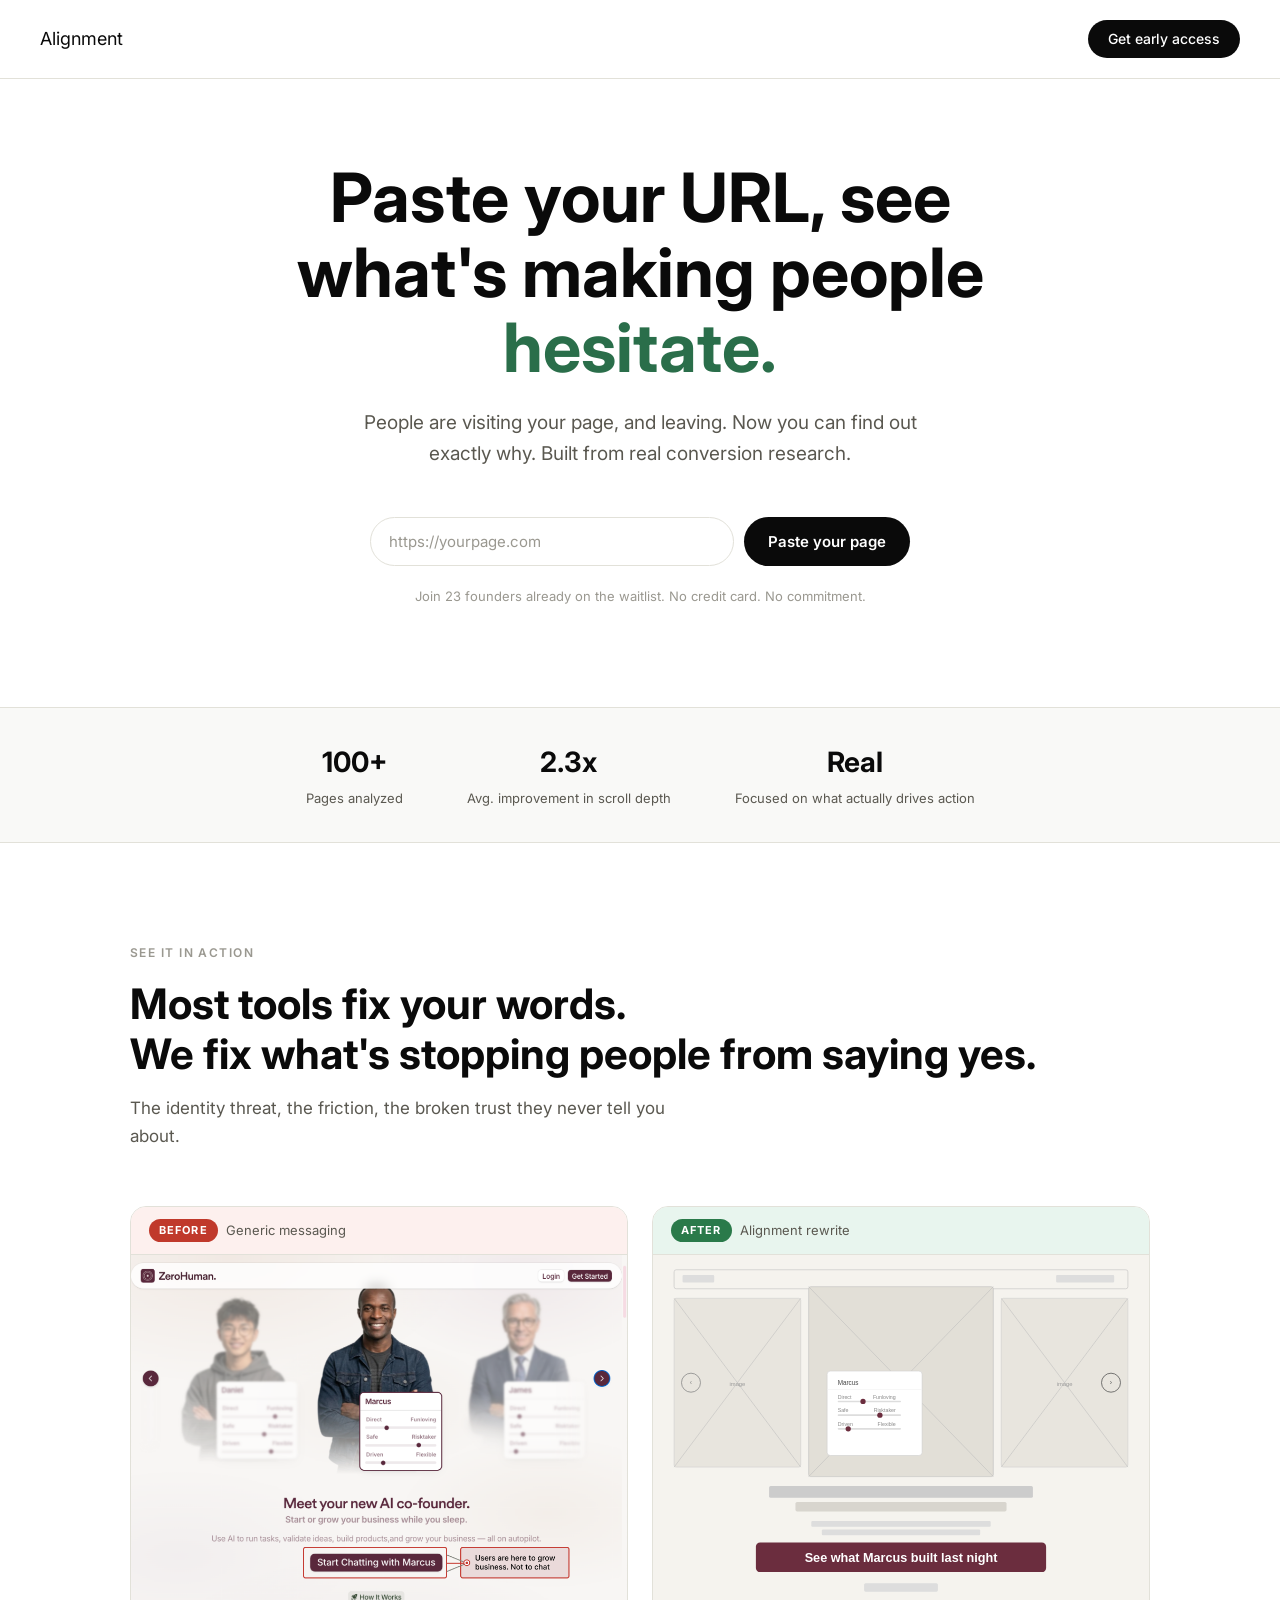
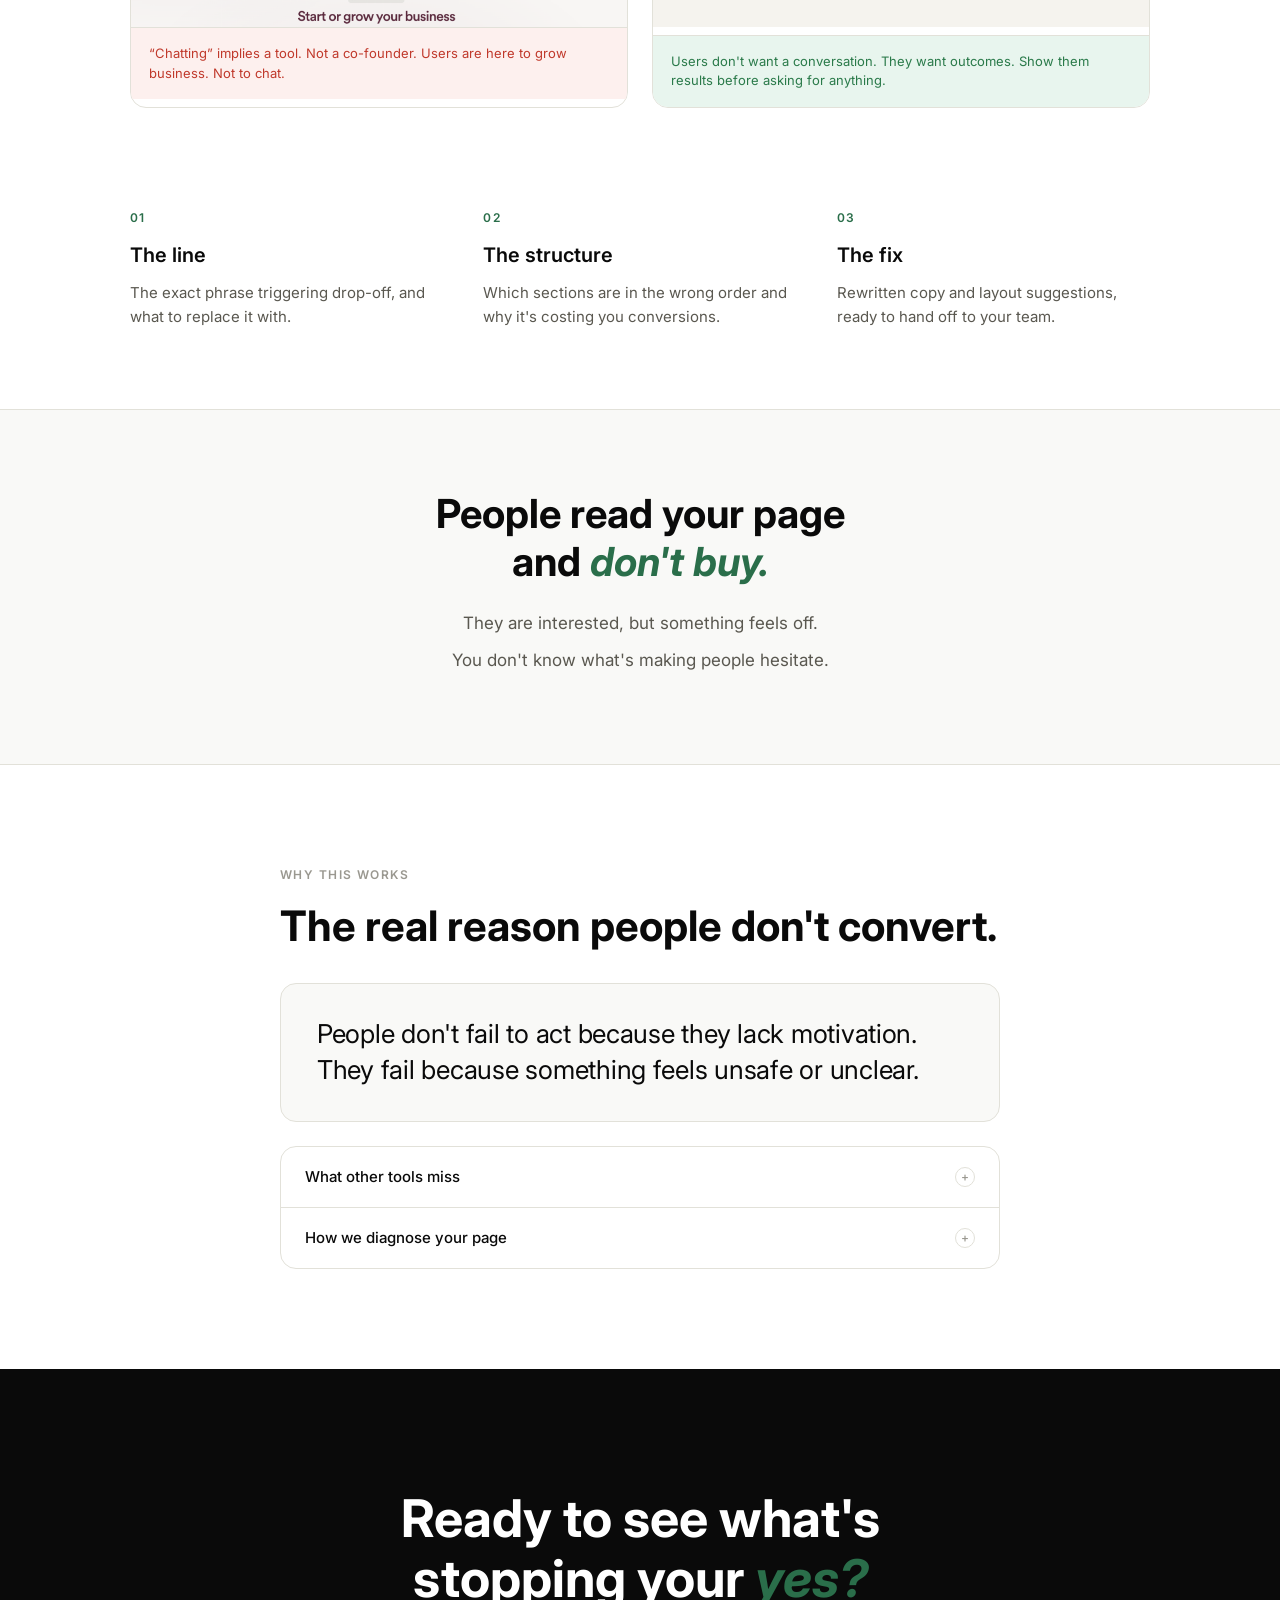
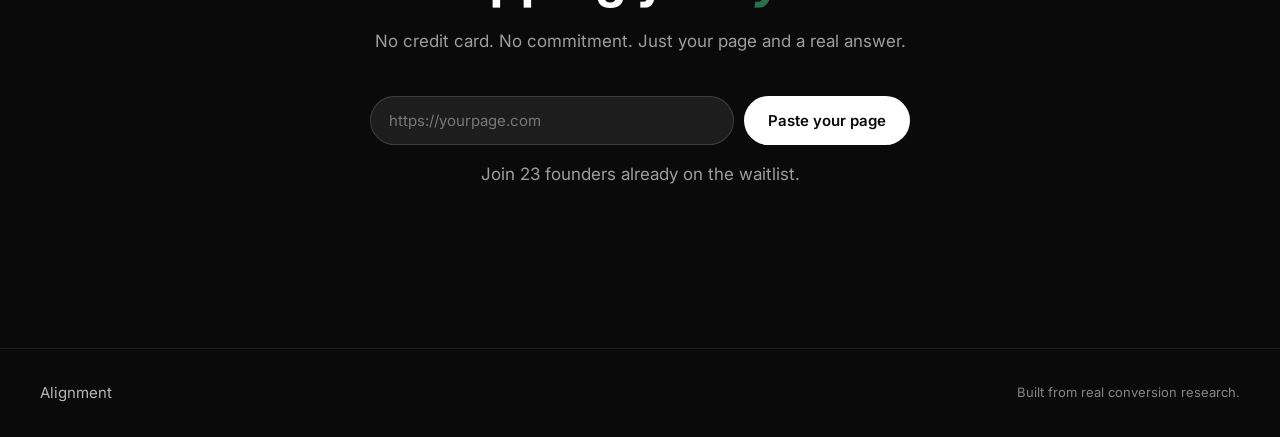
<file: index.html>
<!DOCTYPE html>
<html lang="en">
<head>
  <!-- Google tag (gtag.js) --> <script async src="https://www.googletagmanager.com/gtag/js?id=G-6DF5CW9RMJ"></script> <script>   window.dataLayer = window.dataLayer || [];   function gtag(){dataLayer.push(arguments);}   gtag('js', new Date());    gtag('config', 'G-6DF5CW9RMJ'); </script>
  <meta charset="UTF-8" />
  <meta name="viewport" content="width=device-width, initial-scale=1.0" />
  <title>Alignment — Stop losing sales you should be closing</title>
  <link rel="preconnect" href="https://fonts.googleapis.com" />
  <link rel="preconnect" href="https://fonts.gstatic.com" crossorigin />
  <link href="https://fonts.googleapis.com/css2?family=Inter:wght@300;400;500;600;700&display=swap" rel="stylesheet" />
  <script async src="https://tally.so/widgets/embed.js"></script>
  <style>
    *, *::before, *::after { box-sizing: border-box; margin: 0; padding: 0; }

    :root {
      --black: #0a0a0a;
      --white: #ffffff;
      --gray-50: #f9f9f7;
      --gray-100: #f0efe9;
      --gray-200: #e2e1d9;
      --gray-400: #9a9890;
      --gray-600: #5a5850;
      --accent: #2a6e4a;
      --cta-green: #1a5c3a;
      --green: #2a7a4a;
      --green-light: #e8f5ee;
      --red: #c0392b;
      --red-light: #fdf0ee;
    }

    html { scroll-behavior: smooth; }

    body {
      font-family: 'Inter', sans-serif;
      background: var(--white);
      color: var(--black);
      font-size: 16px;
      line-height: 1.6;
      -webkit-font-smoothing: antialiased;
    }

    nav {
      position: fixed;
      top: 0; left: 0; right: 0;
      z-index: 100;
      padding: 20px 40px;
      display: flex;
      align-items: center;
      justify-content: space-between;
      background: rgba(255,255,255,0.9);
      backdrop-filter: blur(12px);
      border-bottom: 1px solid var(--gray-200);
    }

    .nav-logo {
      font-family: 'Inter', sans-serif;
      font-size: 18px;
      color: var(--black);
      text-decoration: none;
    }

    .nav-cta {
      background: var(--black);
      color: var(--white);
      padding: 8px 20px;
      border-radius: 100px;
      font-size: 14px;
      font-weight: 500;
      text-decoration: none;
      transition: opacity 0.2s;
    }

    .nav-cta:hover { opacity: 0.75; }

    .hero {
      padding: 160px 40px 100px;
      max-width: 860px;
      margin: 0 auto;
      text-align: center;
    }

    .hero-eyebrow {
      display: inline-block;
      font-size: 12px;
      font-weight: 600;
      letter-spacing: 0.12em;
      text-transform: uppercase;
      color: var(--accent);
      margin-bottom: 28px;
    }

    .hero h1 {
      font-family: 'Inter', sans-serif;
      font-size: clamp(36px, 6vw, 68px);
      line-height: 1.1; font-weight: 700;
      
      margin-bottom: 24px;
    }

    .hero h1 em { font-style: italic; color: var(--accent); }

    .hero-sub {
      font-size: clamp(16px, 2vw, 19px);
      color: var(--gray-600);
      max-width: 560px;
      margin: 0 auto 48px;
    }

    .url-form {
      display: flex;
      gap: 10px;
      max-width: 540px;
      margin: 0 auto 20px;
    }

    .url-form input {
      flex: 1;
      padding: 14px 18px;
      border: 1.5px solid var(--gray-200);
      border-radius: 100px;
      font-family: 'Inter', sans-serif;
      font-size: 15px;
      color: var(--black);
      outline: none;
      transition: border-color 0.2s;
    }

    .url-form input:focus { border-color: var(--black); }
    .url-form input::placeholder { color: var(--gray-400); }

    .btn-primary {
      background: var(--black);
      color: var(--white);
      padding: 14px 24px;
      border: none;
      border-radius: 100px;
      font-family: 'Inter', sans-serif;
      font-size: 15px;
      font-weight: 600;
      cursor: pointer;
      white-space: nowrap;
      transition: opacity 0.2s;
    }

    .btn-primary:hover { opacity: 0.78; }

    .form-note { font-size: 13px; color: var(--gray-400); }

    /* MODAL */
    .modal-overlay {
      display: none;
      position: fixed;
      inset: 0;
      background: rgba(0,0,0,0.5);
      z-index: 200;
      align-items: center;
      justify-content: center;
    }

    .modal-overlay.open { display: flex; }

    .modal {
      background: var(--white);
      border-radius: 20px;
      padding: 40px;
      max-width: 420px;
      width: 90%;
      text-align: center;
      box-shadow: 0 24px 64px rgba(0,0,0,0.12);
    }

    .modal h3 {
      font-family: 'Inter', sans-serif;
      font-size: 26px;
      margin-bottom: 10px;
      
    }

    .modal p { font-size: 14px; color: var(--gray-600); margin-bottom: 24px; line-height: 1.6; }

    .modal input[type="email"] {
      width: 100%;
      padding: 14px 18px;
      border: 1.5px solid var(--gray-200);
      border-radius: 100px;
      font-family: 'Inter', sans-serif;
      font-size: 15px;
      color: var(--black);
      outline: none;
      margin-bottom: 12px;
      transition: border-color 0.2s;
    }

    .modal input[type="email"]:focus { border-color: var(--black); }
    .modal .btn-primary { width: 100%; }

    .modal-close {
      display: block;
      margin-top: 14px;
      font-size: 13px;
      color: var(--gray-400);
      cursor: pointer;
      background: none;
      border: none;
      font-family: 'Inter', sans-serif;
    }

    .modal-close:hover { color: var(--black); }

    /* STATS */
    .stats-bar {
      border-top: 1px solid var(--gray-200);
      border-bottom: 1px solid var(--gray-200);
      padding: 32px 40px;
      display: flex;
      justify-content: center;
      gap: 64px;
      background: var(--gray-50);
    }

    .stat { text-align: center; }

    .stat-number {
      font-family: 'Inter', sans-serif;
      font-size: 28px;
      color: var(--black);
      display: block;
    }

    .stat-label { font-size: 13px; color: var(--gray-600); margin-top: 4px; }

    /* BEFORE AFTER */
    .before-after {
      padding: 100px 40px;
      max-width: 1100px;
      margin: 0 auto;
    }

    .section-label {
      font-size: 12px;
      font-weight: 600;
      letter-spacing: 0.12em;
      text-transform: uppercase;
      color: var(--gray-400);
      margin-bottom: 16px;
    }

    .section-title {
      font-family: 'Inter', sans-serif;
      font-size: clamp(28px, 4vw, 42px);
      line-height: 1.2; font-weight: 700;
      
      margin-bottom: 16px;
    }

    .value-props {
  padding: 0px 40px 80px;
  max-width: 1100px;
  margin: 0 auto;
}

.vp-grid {
  display: grid;
  grid-template-columns: repeat(3, 1fr);
  gap: 40px;
}

.vp-number {
  font-size: 12px;
  font-weight: 600;
  color: var(--accent);
  letter-spacing: 0.1em;
  display: block;
  margin-bottom: 12px;
}

.vp-title {
  font-size: 20px;
  font-weight: 600;
  margin-bottom: 10px;
  color: var(--black);
}

.vp-desc {
  font-size: 15px;
  color: var(--gray-600);
  line-height: 1.6;
}

    .section-sub { font-size: 17px; color: var(--gray-600); max-width: 560px; margin-bottom: 56px; }

    .ba-grid { display: grid; grid-template-columns: 1fr 1fr; gap: 24px; }

    .ba-card { border-radius: 16px; overflow: hidden; border: 1.5px solid var(--gray-200); }

    .ba-card-header {
      padding: 12px 18px;
      display: flex;
      align-items: center;
      gap: 8px;
      border-bottom: 1px solid var(--gray-200);
    }

    .ba-card.before .ba-card-header { background: var(--red-light); }
    .ba-card.after .ba-card-header { background: var(--green-light); }

    .ba-tag {
      font-size: 11px;
      font-weight: 700;
      letter-spacing: 0.1em;
      text-transform: uppercase;
      padding: 3px 10px;
      border-radius: 100px;
    }

    .ba-card.before .ba-tag { background: var(--red); color: white; }
    .ba-card.after .ba-tag { background: var(--green); color: white; }

    .ba-card-label { font-size: 13px; color: var(--gray-600); }

    .ba-screenshot-placeholder {
      height: 340px;
      background: var(--gray-100);
      display: flex;
      align-items: center;
      justify-content: center;
      flex-direction: column;
      gap: 8px;
    }

    .placeholder-icon {
      width: 48px;
      height: 48px;
      border-radius: 12px;
      background: var(--gray-200);
      display: flex;
      align-items: center;
      justify-content: center;
    }

    .placeholder-text { font-size: 13px; color: var(--gray-400); }

    .ba-annotation {
      padding: 16px 18px;
      border-top: 1px solid var(--gray-200);
      font-size: 13px;
      line-height: 1.5;
    }

    .ba-card.before .ba-annotation { background: var(--red-light); color: var(--red); }
    .ba-card.after .ba-annotation { background: var(--green-light); color: var(--green); }

    /* PAIN */
    .pain {
      padding: 80px 40px;
      text-align: center;
      background: var(--gray-50);
      border-top: 1px solid var(--gray-200);
      border-bottom: 1px solid var(--gray-200);
    }

    .pain-inner { max-width: 580px; margin: 0 auto; }

    .pain h2 {
      font-family: 'Inter', sans-serif;
      font-size: clamp(26px, 4vw, 40px);
      line-height: 1.2;
      margin-bottom: 24px;
      
    }

    .pain h2 em { font-style: italic; color: var(--accent); }
    .pain p { font-size: 17px; color: var(--gray-600); margin-bottom: 10px; }

    /* WHY */
    .why { padding: 100px 40px; max-width: 800px; margin: 0 auto; }

    .insight-box {
      background: var(--gray-50);
      border: 1.5px solid var(--gray-200);
      border-radius: 16px;
      padding: 32px 36px;
      margin-bottom: 24px;
    }

    .insight-box p {
      font-family: 'Inter', sans-serif;
      font-size: clamp(20px, 3vw, 26px);
      line-height: 1.4;
      letter-spacing: -0.01em;
    }

    .accordion { border: 1.5px solid var(--gray-200); border-radius: 16px; overflow: hidden; }
    .accordion-item { border-bottom: 1px solid var(--gray-200); }
    .accordion-item:last-child { border-bottom: none; }

    .accordion-trigger {
      width: 100%;
      padding: 20px 24px;
      background: none;
      border: none;
      display: flex;
      align-items: center;
      justify-content: space-between;
      cursor: pointer;
      font-family: 'Inter', sans-serif;
      font-size: 15px;
      font-weight: 500;
      color: var(--black);
      text-align: left;
      transition: background 0.15s;
    }

    .accordion-trigger:hover { background: var(--gray-50); }

    .accordion-icon {
      width: 20px;
      height: 20px;
      border-radius: 50%;
      border: 1.5px solid var(--gray-200);
      display: flex;
      align-items: center;
      justify-content: center;
      flex-shrink: 0;
      transition: transform 0.25s;
      font-size: 12px;
      color: var(--gray-400);
    }

    .accordion-item.open .accordion-icon { transform: rotate(45deg); }
    .accordion-body { max-height: 0; overflow: hidden; transition: max-height 0.35s ease; }
    .accordion-item.open .accordion-body { max-height: 600px; }
    .accordion-content { padding: 0 24px 24px; }

    .compare-table { width: 100%; border-collapse: collapse; margin-top: 8px; font-size: 14px; }

    .compare-table th {
      padding: 10px 14px;
      text-align: left;
      font-size: 11px;
      font-weight: 600;
      letter-spacing: 0.08em;
      text-transform: uppercase;
      color: var(--gray-400);
      border-bottom: 1px solid var(--gray-200);
    }

    .compare-table td {
      padding: 12px 14px;
      border-bottom: 1px solid var(--gray-100);
      vertical-align: top;
      line-height: 1.5;
    }

    .compare-table tr:last-child td { border-bottom: none; }
    .compare-table td:first-child { color: var(--red); }
    .compare-table td:last-child { color: var(--green); font-weight: 500; }

    /* FINAL CTA */
    .final-cta { background: var(--black); padding: 120px 40px; text-align: center; }
    .final-cta-inner { max-width: 680px; margin: 0 auto; }

    .final-cta h2 {
      font-family: 'Inter', sans-serif;
      font-size: clamp(30px, 5vw, 52px);
      line-height: 1.15; font-weight: 700;
      
      margin-bottom: 20px;
      color: var(--white);
    }

    .final-cta > .final-cta-inner > p { font-size: 17px; color: rgba(255,255,255,0.6); margin-bottom: 40px; }

    .final-cta .url-form input {
      background: rgba(255,255,255,0.08);
      border-color: rgba(255,255,255,0.15);
      color: var(--white);
    }

    .final-cta .url-form input::placeholder { color: rgba(255,255,255,0.4); }
    .final-cta .url-form input:focus { border-color: rgba(255,255,255,0.5); }
    .final-cta .btn-primary { background: var(--white); color: var(--black); }
    .final-cta .form-note { color: rgba(255,255,255,0.4); }

    footer {
      padding: 32px 40px;
      border-top: 1px solid rgba(255,255,255,0.08);
      display: flex;
      align-items: center;
      justify-content: space-between;
      background: var(--black);
    }

    footer span { font-size: 13px; color: rgba(255,255,255,0.5); }

    @media (max-width: 680px) {
      nav { padding: 16px 20px; }
      .hero { padding: 120px 24px 80px; }
      .url-form { flex-direction: column; }
      .stats-bar { flex-direction: column; gap: 28px; padding: 32px 24px; }
      .before-after { padding: 64px 24px; }
      .ba-grid { grid-template-columns: 1fr; }
      .pain { padding: 64px 24px; }
      .why { padding: 64px 24px; }
      .final-cta { padding: 80px 24px; }
      footer { flex-direction: column; gap: 12px; text-align: center; }
    }
  </style>
</head>
<body>

  <nav>
    <a href="/" class="nav-logo">Alignment</a>
    <a href="" class="nav-cta" data-tally-open="q4YYO2" data-tally-emoji-text="👋" data-tally-emoji-animation="wave">Get early access</a>
  </nav>

  <section class="hero" id="waitlist">
    
    <h1>Paste your URL, see what's making people<strong style="color: var(--accent);"> hesitate.</strong></h1>
    <p class="hero-sub">People are visiting your page, and leaving. Now you can find out exactly why. Built from real conversion research.</p>
    <div class="url-form">
      <input type="url" id="pageUrl" placeholder="https://yourpage.com" />
      <button class="btn-primary" data-tally-open="q4YYO2" data-tally-emoji-text="👋" data-tally-emoji-animation="wave">Paste your page</button>
    </div>
    <p class="form-note">Join 23 founders already on the waitlist. No credit card. No commitment.</p>
  </section>

  <div class="stats-bar">
    <div class="stat">
      <span class="stat-number"><strong>100+</strong></span>
      <span class="stat-label">Pages analyzed</span>
    </div>
    <div class="stat">
      <span class="stat-number"><strong>2.3x</strong></span>
      <span class="stat-label">Avg. improvement in scroll depth</span>
    </div>
    <div class="stat">
      <span class="stat-number"><strong>Real</strong></span>
      <span class="stat-label">Focused on what actually drives action</span>
    </div>
  </div>

  <section class="before-after">
    <p class="section-label">See it in action</p>
    <h2 class="section-title">Most tools fix your words.<br>We fix what's stopping people from saying yes.</h2>
    <p class="section-sub">The identity threat, the friction, the broken trust they never tell you about.</p>
    <div class="ba-grid">
      <div class="ba-card before">
        <div class="ba-card-header">
          <span class="ba-tag">Before</span>
          <span class="ba-card-label">Generic messaging</span>
        </div>
        <img src="before.png" alt="Before" style="width:100%; display:block; aspect-ratio:4/3; object-fit:contain;">
        <div class="ba-annotation">“Chatting” implies a tool. Not a co-founder. Users are here to grow business. Not to chat.</div>
      </div>
      <div class="ba-card after">
        <div class="ba-card-header">
          <span class="ba-tag">After</span>
          <span class="ba-card-label">Alignment rewrite</span>
        </div>
        <svg viewBox="0 0 940 705" xmlns="http://www.w3.org/2000/svg" style="width:100%;background:#f5f3ee;font-family:'DM Sans',sans-serif;">

  <rect width="940" height="705" fill="#f5f3ee"/>

  <rect x="40" y="28" width="860" height="36" rx="4" fill="none" stroke="#bbb" stroke-width="1"/>
  <rect x="56" y="38" width="60" height="14" rx="2" fill="#ddd"/>
  <rect x="764" y="38" width="110" height="14" rx="2" fill="#ddd"/>

  <rect x="40" y="82" width="240" height="320" rx="4" fill="#e8e5de" stroke="#ccc" stroke-width="1"/>
  <line x1="40" y1="82" x2="280" y2="402" stroke="#bbb" stroke-width="1"/>
  <line x1="280" y1="82" x2="40" y2="402" stroke="#bbb" stroke-width="1"/>
  <text x="160" y="248" text-anchor="middle" font-size="11" fill="#999">image</text>

  <rect x="295" y="60" width="350" height="360" rx="4" fill="#e2dfd7" stroke="#bbb" stroke-width="1"/>
  <line x1="295" y1="60" x2="645" y2="420" stroke="#bbb" stroke-width="1"/>
  <line x1="645" y1="60" x2="295" y2="420" stroke="#bbb" stroke-width="1"/>
  <text x="470" y="246" text-anchor="middle" font-size="11" fill="#999">image</text>

  <rect x="660" y="82" width="240" height="320" rx="4" fill="#e8e5de" stroke="#ccc" stroke-width="1"/>
  <line x1="660" y1="82" x2="900" y2="402" stroke="#bbb" stroke-width="1"/>
  <line x1="900" y1="82" x2="660" y2="402" stroke="#bbb" stroke-width="1"/>
  <text x="780" y="248" text-anchor="middle" font-size="11" fill="#999">image</text>

  <circle cx="72" cy="242" r="18" fill="none" stroke="#888" stroke-width="1.5"/>
  <text x="72" y="247" text-anchor="middle" font-size="13" fill="#888">‹</text>
  <circle cx="868" cy="242" r="18" fill="none" stroke="#555" stroke-width="1.5"/>
  <text x="868" y="247" text-anchor="middle" font-size="13" fill="#555">›</text>

  <rect x="330" y="220" width="180" height="160" rx="6" fill="white" stroke="#ccc" stroke-width="1"/>
  <text x="350" y="246" font-size="12" font-weight="500" fill="#444">Marcus</text>
  <line x1="330" y1="255" x2="510" y2="255" stroke="#eee" stroke-width="1"/>
  <text x="350" y="272" font-size="10" fill="#888">Direct</text>
  <text x="460" y="272" font-size="10" fill="#888" text-anchor="end">Funloving</text>
  <rect x="350" y="276" width="120" height="3" rx="1.5" fill="#ddd"/>
  <circle cx="398" cy="277.5" r="5" fill="#6b2d3e"/>
  <text x="350" y="298" font-size="10" fill="#888">Safe</text>
  <text x="460" y="298" font-size="10" fill="#888" text-anchor="end">Risktaker</text>
  <rect x="350" y="302" width="120" height="3" rx="1.5" fill="#ddd"/>
  <circle cx="430" cy="303.5" r="5" fill="#6b2d3e"/>
  <text x="350" y="324" font-size="10" fill="#888">Driven</text>
  <text x="460" y="324" font-size="10" fill="#888" text-anchor="end">Flexible</text>
  <rect x="350" y="328" width="120" height="3" rx="1.5" fill="#ddd"/>
  <circle cx="370" cy="329.5" r="5" fill="#6b2d3e"/>

  <rect x="220" y="438" width="500" height="22" rx="3" fill="#ccc"/>
  <rect x="270" y="468" width="400" height="18" rx="3" fill="#d8d5ce"/>

  <rect x="300" y="504" width="340" height="11" rx="2" fill="#ddd"/>
  <rect x="320" y="520" width="300" height="11" rx="2" fill="#ddd"/>

  <rect x="195" y="545" width="550" height="56" rx="8" fill="#6b2d3e"/>
  <text x="470" y="581" text-anchor="middle" font-size="24" font-weight="700" fill="white">See what Marcus built last night</text>

  <rect x="400" y="622" width="140" height="16" rx="3" fill="#ddd"/>

</svg>
        <div class="ba-annotation">Users don't want a conversation. They want outcomes. Show them results before asking for anything.</div>
      </div>
    </div>
  </section>

  <section class="value-props">
  <div class="vp-grid">
    <div class="vp-item">
      <span class="vp-number">01</span>
      <h3 class="vp-title">The line</h3>
      <p class="vp-desc">The exact phrase triggering drop-off, and what to replace it with.</p>
    </div>
    <div class="vp-item">
      <span class="vp-number">02</span>
      <h3 class="vp-title">The structure</h3>
      <p class="vp-desc">Which sections are in the wrong order and why it's costing you conversions.</p>
    </div>
    <div class="vp-item">
      <span class="vp-number">03</span>
      <h3 class="vp-title">The fix</h3>
      <p class="vp-desc">Rewritten copy and layout suggestions, ready to hand off to your team.</p>
    </div>
  </div>
</section>

  <section class="pain">
    <div class="pain-inner">
      <h2>People read your page<br>and <em>don't buy.</em></h2>
      <p>They are interested, but something feels off.</p>
      <p>You don't know what's making people hesitate.</p>
    </div>
  </section>

  <section class="why">
    <p class="section-label">Why this works</p>
    <h2 class="section-title" style="margin-bottom: 32px;">The real reason people don't convert.</h2>
    <div class="insight-box">
      <p>People don't fail to act because they lack motivation. They fail because something feels unsafe or unclear.</p>
    </div>
    <div class="accordion">
      <div class="accordion-item">
        <button class="accordion-trigger" onclick="toggleAccordion(this)">
          What other tools miss
          <span class="accordion-icon">+</span>
        </button>
        <div class="accordion-body">
          <div class="accordion-content">
            <table class="compare-table">
              <thead>
                <tr><th>Without Alignment</th><th>With Alignment</th></tr>
              </thead>
              <tbody>
                <tr><td>Fix the headline</td><td>Change what they feel</td></tr>
                <tr><td>A/B test the button</td><td>Remove the friction</td></tr>
                <tr><td>Add more features</td><td>Build the trust layer</td></tr>
              </tbody>
            </table>
          </div>
        </div>
      </div>
      <div class="accordion-item">
        <button class="accordion-trigger" onclick="toggleAccordion(this)">
          How we diagnose your page
          <span class="accordion-icon">+</span>
        </button>
        <div class="accordion-body">
          <div class="accordion-content">
            <p style="color: var(--gray-600); font-size: 14px; line-height: 1.7; padding-top: 8px;">
              We analyze your page through three lenses: identity threat (does your copy make the reader feel judged?), friction (is anything unclear before they commit?), and trust (have you earned the yes before asking for it?). Each diagnosis comes with a specific line to fix first.
            </p>
          </div>
        </div>
      </div>
    </div>
  </section>

  <section class="final-cta">
    <div class="final-cta-inner">
      <h2>Ready to see what's stopping your <em style="font-style:italic; color: var(--accent);">yes?</em></h2>
      <p>No credit card. No commitment. Just your page and a real answer.</p>
      <div class="url-form" style="max-width: 540px; margin: 0 auto 16px;">
        <input type="url" placeholder="https://yourpage.com" />
        <button class="btn-primary" data-tally-open="q4YYO2" data-tally-emoji-text="👋" data-tally-emoji-animation="wave">Paste your page</button>
      </div>
      <p class="form-note">Join 23 founders already on the waitlist.</p>
    </div>
  </section>

  <footer>
    <span style="font-family: 'Inter', sans-serif; font-size: 15px; color: rgba(255,255,255,0.7);">Alignment</span>
    <span>Built from real conversion research.</span>
  </footer>

  <script>
    function toggleAccordion(trigger) {
      const item = trigger.closest('.accordion-item');
      const isOpen = item.classList.contains('open');
      document.querySelectorAll('.accordion-item').forEach(i => i.classList.remove('open'));
      if (!isOpen) item.classList.add('open');
    }
  </script>
</body>
</html>
</file>
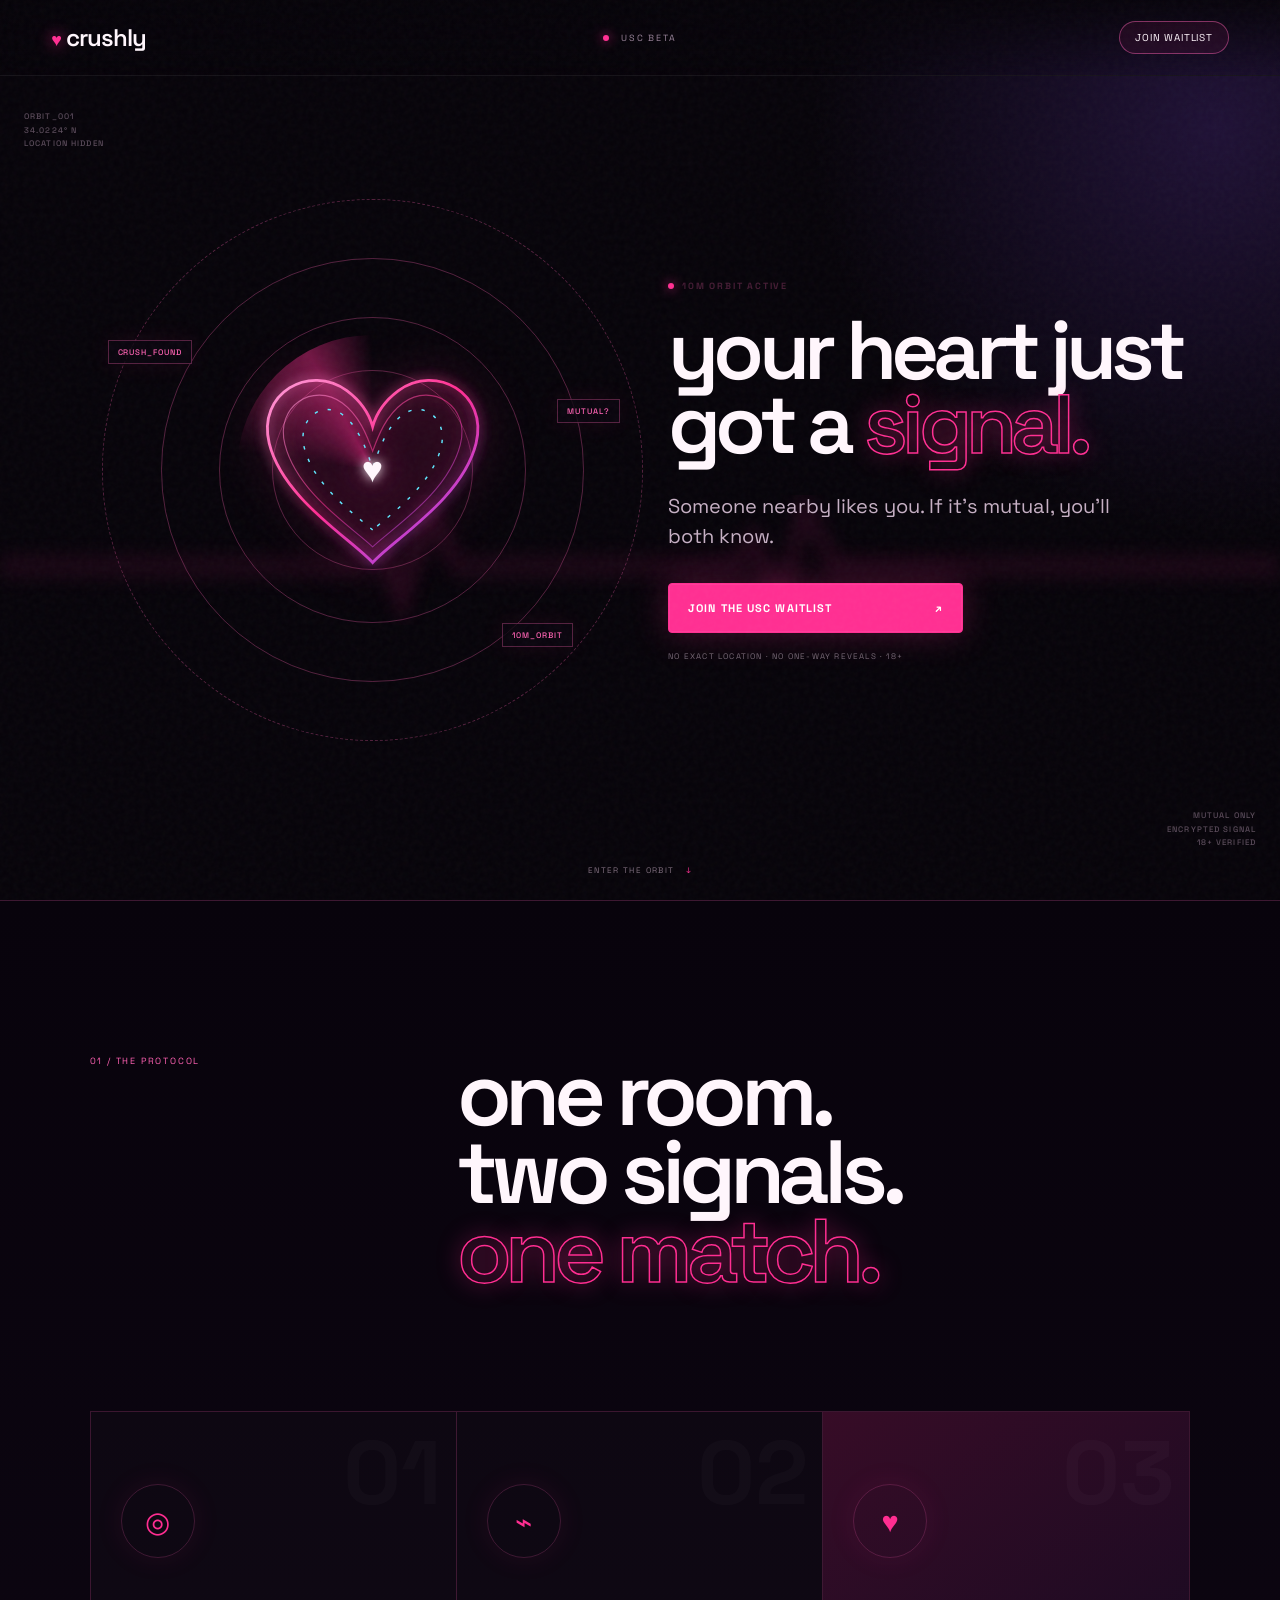
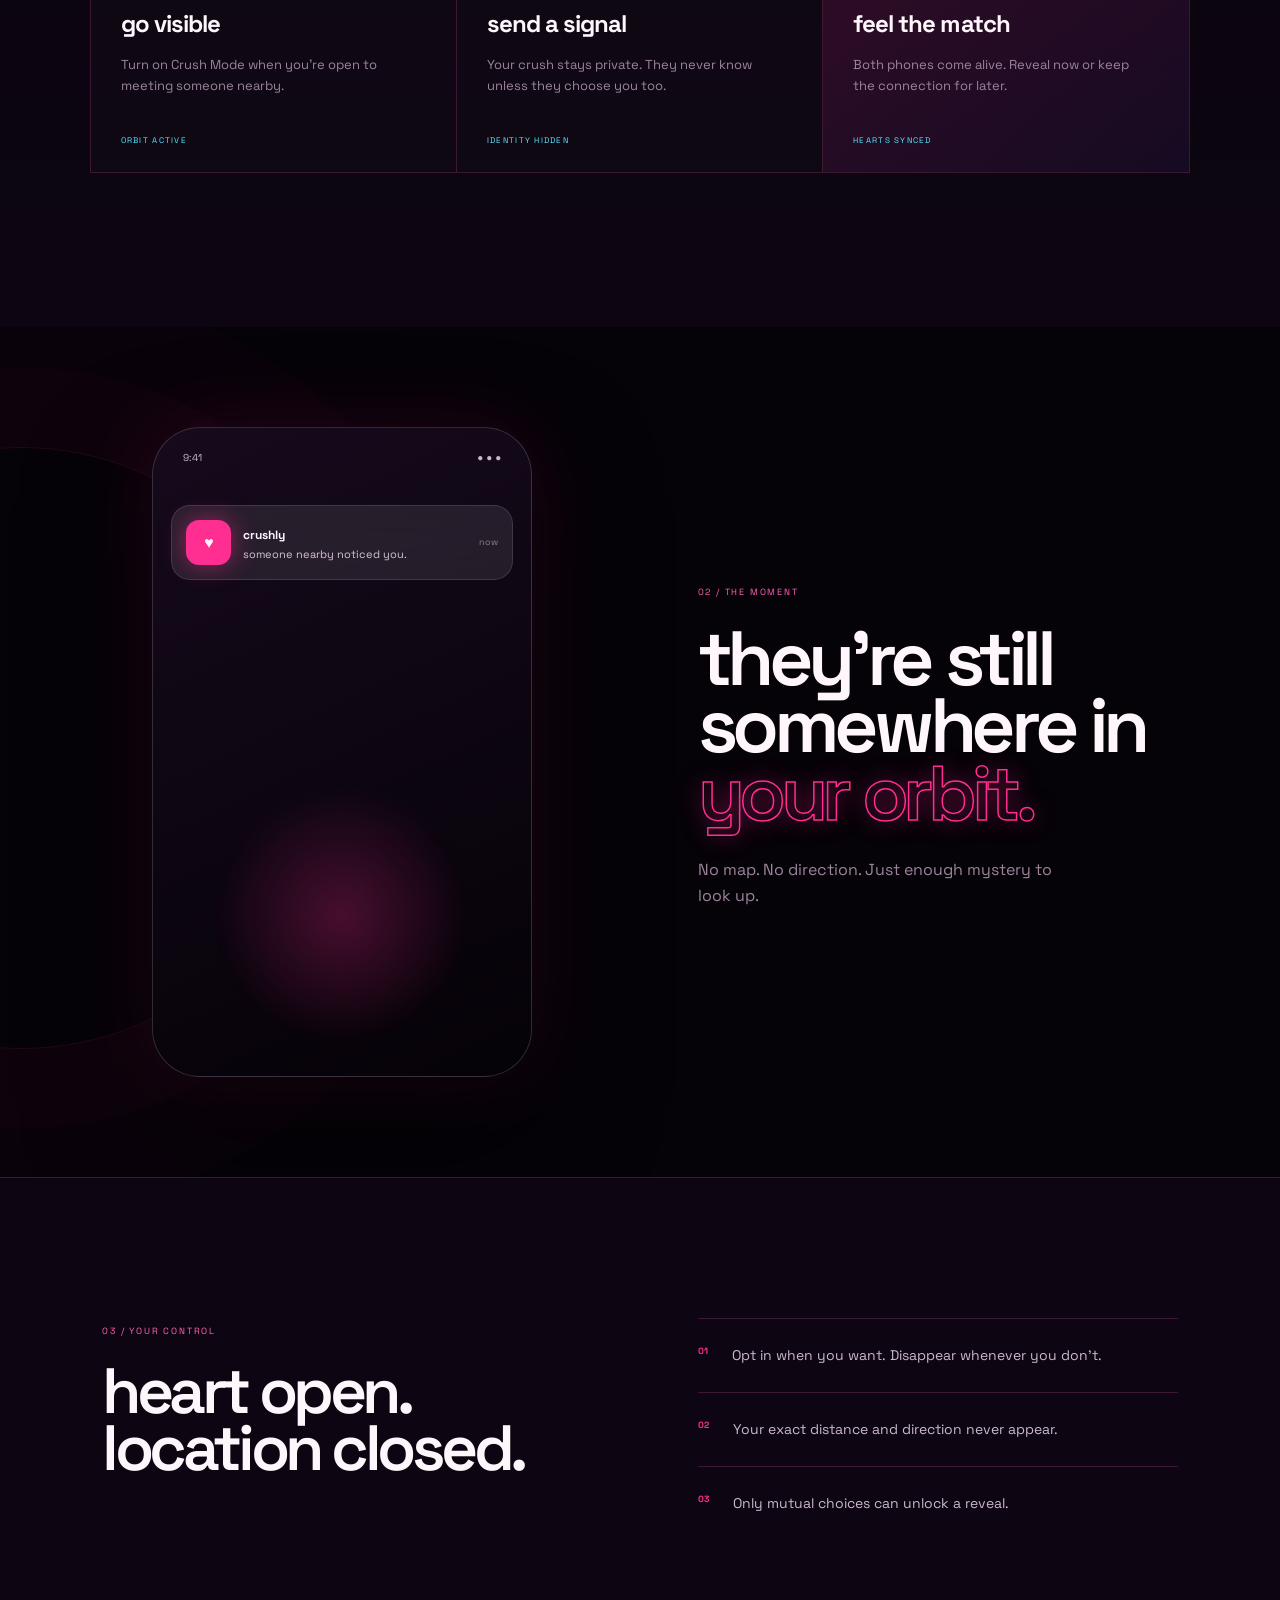
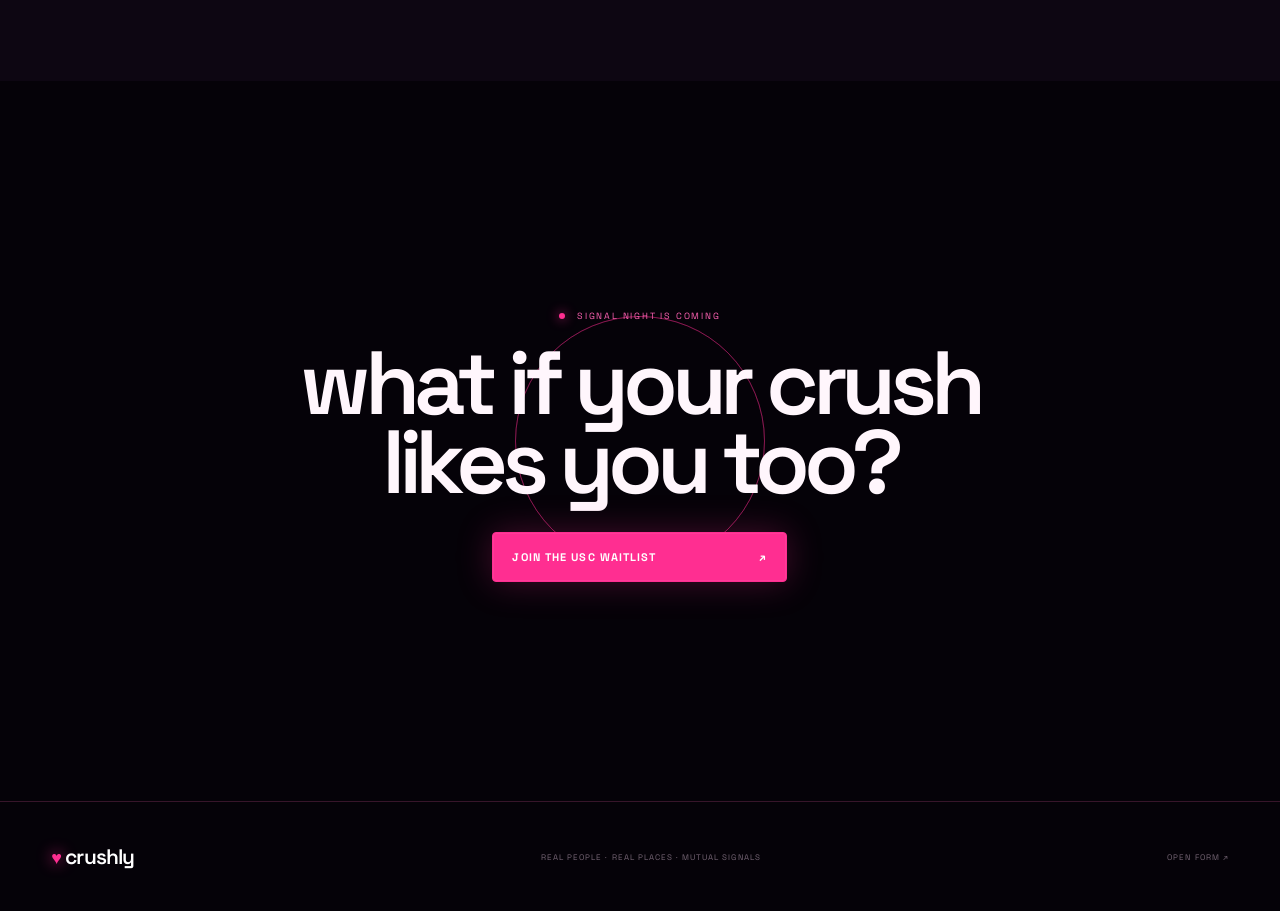
<file: crushly/index.html>
<!doctype html>
<html lang="en">
  <head>
    <meta charset="UTF-8" />
    <meta name="viewport" content="width=device-width, initial-scale=1.0, viewport-fit=cover" />
    <meta name="theme-color" content="#050208" />
    <meta name="description" content="Crushly lets you know when the feeling is mutual, while you're still in the same place." />
    <link rel="preconnect" href="https://fonts.googleapis.com" />
    <link rel="preconnect" href="https://fonts.gstatic.com" crossorigin />
    <link href="https://fonts.googleapis.com/css2?family=DM+Sans:wght@400;500;600;700&family=Space+Grotesk:wght@400;500;600;700&display=swap" rel="stylesheet" />
    <link rel="stylesheet" href="./styles.css" />
    <title>Crushly — Your heart just got a signal</title>
  </head>
  <body>
    <div class="noise" aria-hidden="true"></div>
    <div class="grid" aria-hidden="true"></div>
    <div class="particles" aria-hidden="true"></div>

    <header class="nav">
      <a class="wordmark" href="#top"><i>♥</i> crushly</a>
      <div class="live-label"><span></span> USC BETA</div>
      <button class="nav-cta" data-open-waitlist>join waitlist</button>
    </header>

    <main id="top">
      <section class="hero">
        <div class="corner-data top-left" aria-hidden="true">ORBIT_001<br />34.0224° N<br />LOCATION HIDDEN</div>
        <div class="corner-data bottom-right" aria-hidden="true">MUTUAL ONLY<br />ENCRYPTED SIGNAL<br />18+ VERIFIED</div>

        <div class="signal-stage" aria-hidden="true">
          <div class="scanner-line"></div>
          <div class="orbit orbit-1"></div>
          <div class="orbit orbit-2"></div>
          <div class="orbit orbit-3"></div>
          <div class="orbit orbit-4"></div>
          <svg class="cyber-heart" viewBox="0 0 220 200" role="presentation">
            <defs>
              <filter id="pink-glow" x="-100%" y="-100%" width="300%" height="300%">
                <feGaussianBlur stdDeviation="5" result="blur" />
                <feMerge><feMergeNode in="blur" /><feMergeNode in="SourceGraphic" /></feMerge>
              </filter>
              <linearGradient id="heart-gradient" x1="0" x2="1" y1="0" y2="1">
                <stop offset="0" stop-color="#ff9bd8" />
                <stop offset=".48" stop-color="#ff2e91" />
                <stop offset="1" stop-color="#8d4dff" />
              </linearGradient>
            </defs>
            <path class="heart-fill" d="M110 182C91 161 30 125 18 76 7 31 54 5 87 29c12 9 20 21 23 32 3-11 11-23 23-32 33-24 80 2 69 47-12 49-73 85-92 106Z" />
            <path class="heart-wire wire-1" d="M110 182C91 161 30 125 18 76 7 31 54 5 87 29c12 9 20 21 23 32 3-11 11-23 23-32 33-24 80 2 69 47-12 49-73 85-92 106Z" />
            <path class="heart-wire wire-2" d="M110 168C91 150 43 120 32 77 23 43 57 21 83 40c15 11 22 29 27 43 5-14 12-32 27-43 26-19 60 3 51 37-11 43-59 73-78 91Z" />
            <path class="heart-code" pathLength="100" d="M110 153C94 139 57 113 49 79 43 53 66 37 84 51c13 10 20 29 26 47 6-18 13-37 26-47 18-14 41 2 35 28-8 34-45 60-61 74Z" />
          </svg>
          <div class="heart-core">♥</div>
          <div class="signal-chip chip-a">CRUSH_FOUND</div>
          <div class="signal-chip chip-b">MUTUAL?</div>
          <div class="signal-chip chip-c">10M_ORBIT</div>
        </div>

        <svg class="ecg" viewBox="0 0 1200 100" preserveAspectRatio="none" aria-hidden="true">
          <path class="ecg-shadow" d="M0 55H300l35-2 20-20 22 52 24-76 28 46h230l30-2 18-20 24 52 23-76 30 46H1200" />
          <path class="ecg-line" pathLength="1" d="M0 55H300l35-2 20-20 22 52 24-76 28 46h230l30-2 18-20 24 52 23-76 30 46H1200" />
        </svg>

        <div class="hero-copy">
          <p class="eyebrow"><span id="status-dot"></span><b id="signal-status">SCANNING NEARBY</b></p>
          <h1>your heart just<br />got a <em>signal.</em></h1>
          <p class="subhead">Someone nearby likes you. If it’s mutual, you’ll both know.</p>
          <button class="primary-cta" data-open-waitlist><span>JOIN THE USC WAITLIST</span><b>↗</b></button>
          <p class="privacy">NO EXACT LOCATION · NO ONE-WAY REVEALS · 18+</p>
        </div>

        <a class="scroll" href="#protocol">ENTER THE ORBIT <span>↓</span></a>
      </section>

      <section class="protocol" id="protocol">
        <header class="section-head">
          <span>01 / THE PROTOCOL</span>
          <h2>one room.<br />two signals.<br /><em>one match.</em></h2>
        </header>
        <div class="protocol-grid">
          <article data-step="01"><i>◎</i><h3>go visible</h3><p>Turn on Crush Mode when you’re open to meeting someone nearby.</p><span class="status">ORBIT ACTIVE</span></article>
          <article data-step="02"><i>⌁</i><h3>send a signal</h3><p>Your crush stays private. They never know unless they choose you too.</p><span class="status">IDENTITY HIDDEN</span></article>
          <article data-step="03" class="hot"><i>♥</i><h3>feel the match</h3><p>Both phones come alive. Reveal now or keep the connection for later.</p><span class="status">HEARTS SYNCED</span></article>
        </div>
      </section>

      <section class="incoming">
        <div class="phone-alert">
          <div class="phone-top"><span>9:41</span><span>● ● ●</span></div>
          <div class="app-alert"><i>♥</i><div><b>crushly</b><p>someone nearby noticed you.</p></div><small>now</small></div>
          <div class="phone-glow"></div>
        </div>
        <div class="incoming-copy"><span>02 / THE MOMENT</span><h2>they’re still<br />somewhere in<br /><em>your orbit.</em></h2><p>No map. No direction. Just enough mystery to look up.</p></div>
      </section>

      <section class="control">
        <div><span>03 / YOUR CONTROL</span><h2>heart open.<br />location closed.</h2></div>
        <div class="control-list">
          <p><b>01</b><span>Opt in when you want. Disappear whenever you don’t.</span></p>
          <p><b>02</b><span>Your exact distance and direction never appear.</span></p>
          <p><b>03</b><span>Only mutual choices can unlock a reveal.</span></p>
        </div>
      </section>

      <section class="final-cta">
        <div class="final-rings" aria-hidden="true"><i></i><i></i><i></i></div>
        <p class="eyebrow"><span></span> SIGNAL NIGHT IS COMING</p>
        <h2>what if your crush<br />likes you too?</h2>
        <button class="primary-cta" data-open-waitlist><span>JOIN THE USC WAITLIST</span><b>↗</b></button>
      </section>
    </main>

    <footer><a class="wordmark" href="#top"><i>♥</i> crushly</a><p>REAL PEOPLE · REAL PLACES · MUTUAL SIGNALS</p><a href="https://tally.so/r/vGQ5GQ" target="_blank" rel="noreferrer">OPEN FORM ↗</a></footer>

    <dialog id="waitlist-modal">
      <div class="modal-card">
        <div class="modal-head"><div><span>USC PRIVATE BETA</span><h2>enter the orbit.</h2></div><button aria-label="Close">×</button></div>
        <iframe data-tally-src="https://tally.so/embed/vGQ5GQ?alignLeft=1&hideTitle=1&transparentBackground=1&dynamicHeight=1" title="Join the Crushly waitlist" width="100%" height="540" frameborder="0"></iframe>
        <a class="fallback" href="https://tally.so/r/vGQ5GQ" target="_blank" rel="noreferrer">FORM NOT LOADING? OPEN IT HERE ↗</a>
      </div>
    </dialog>

    <script type="module" src="./app.js"></script>
  </body>
</html>
</file>
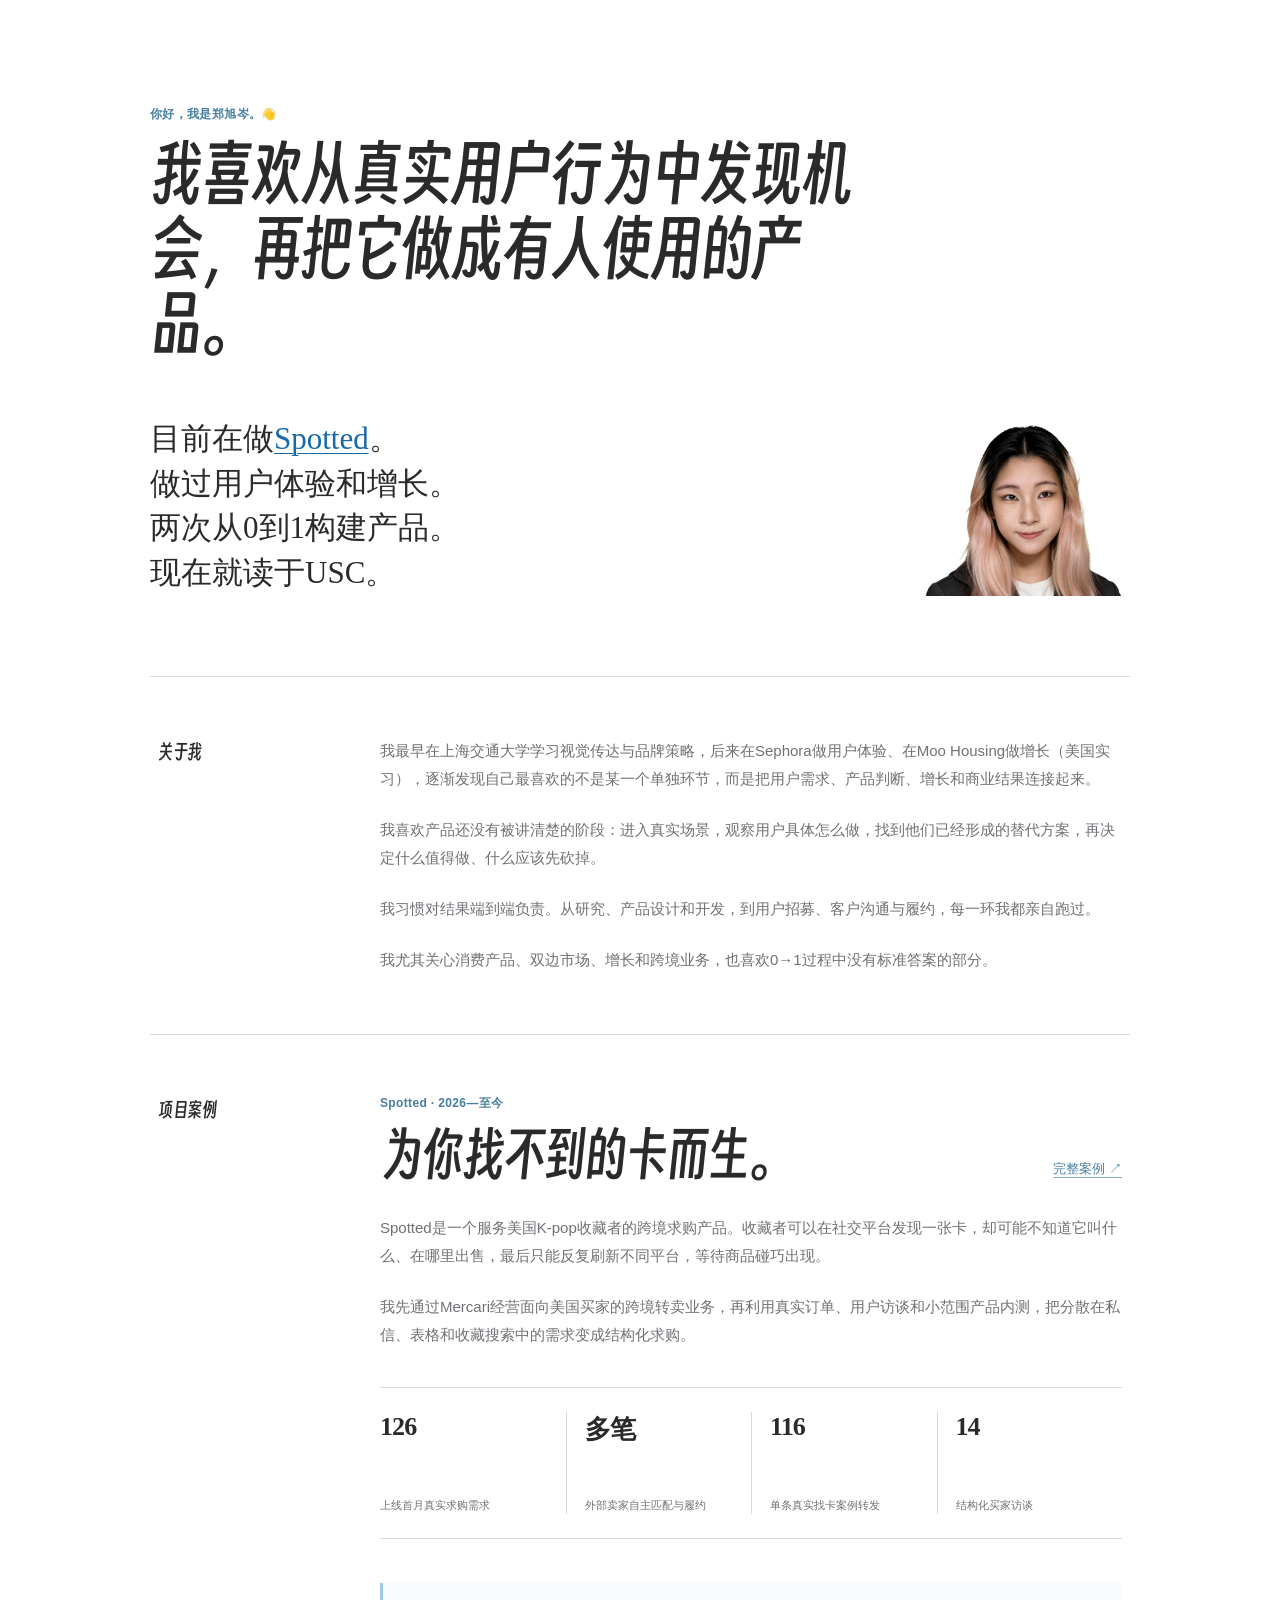
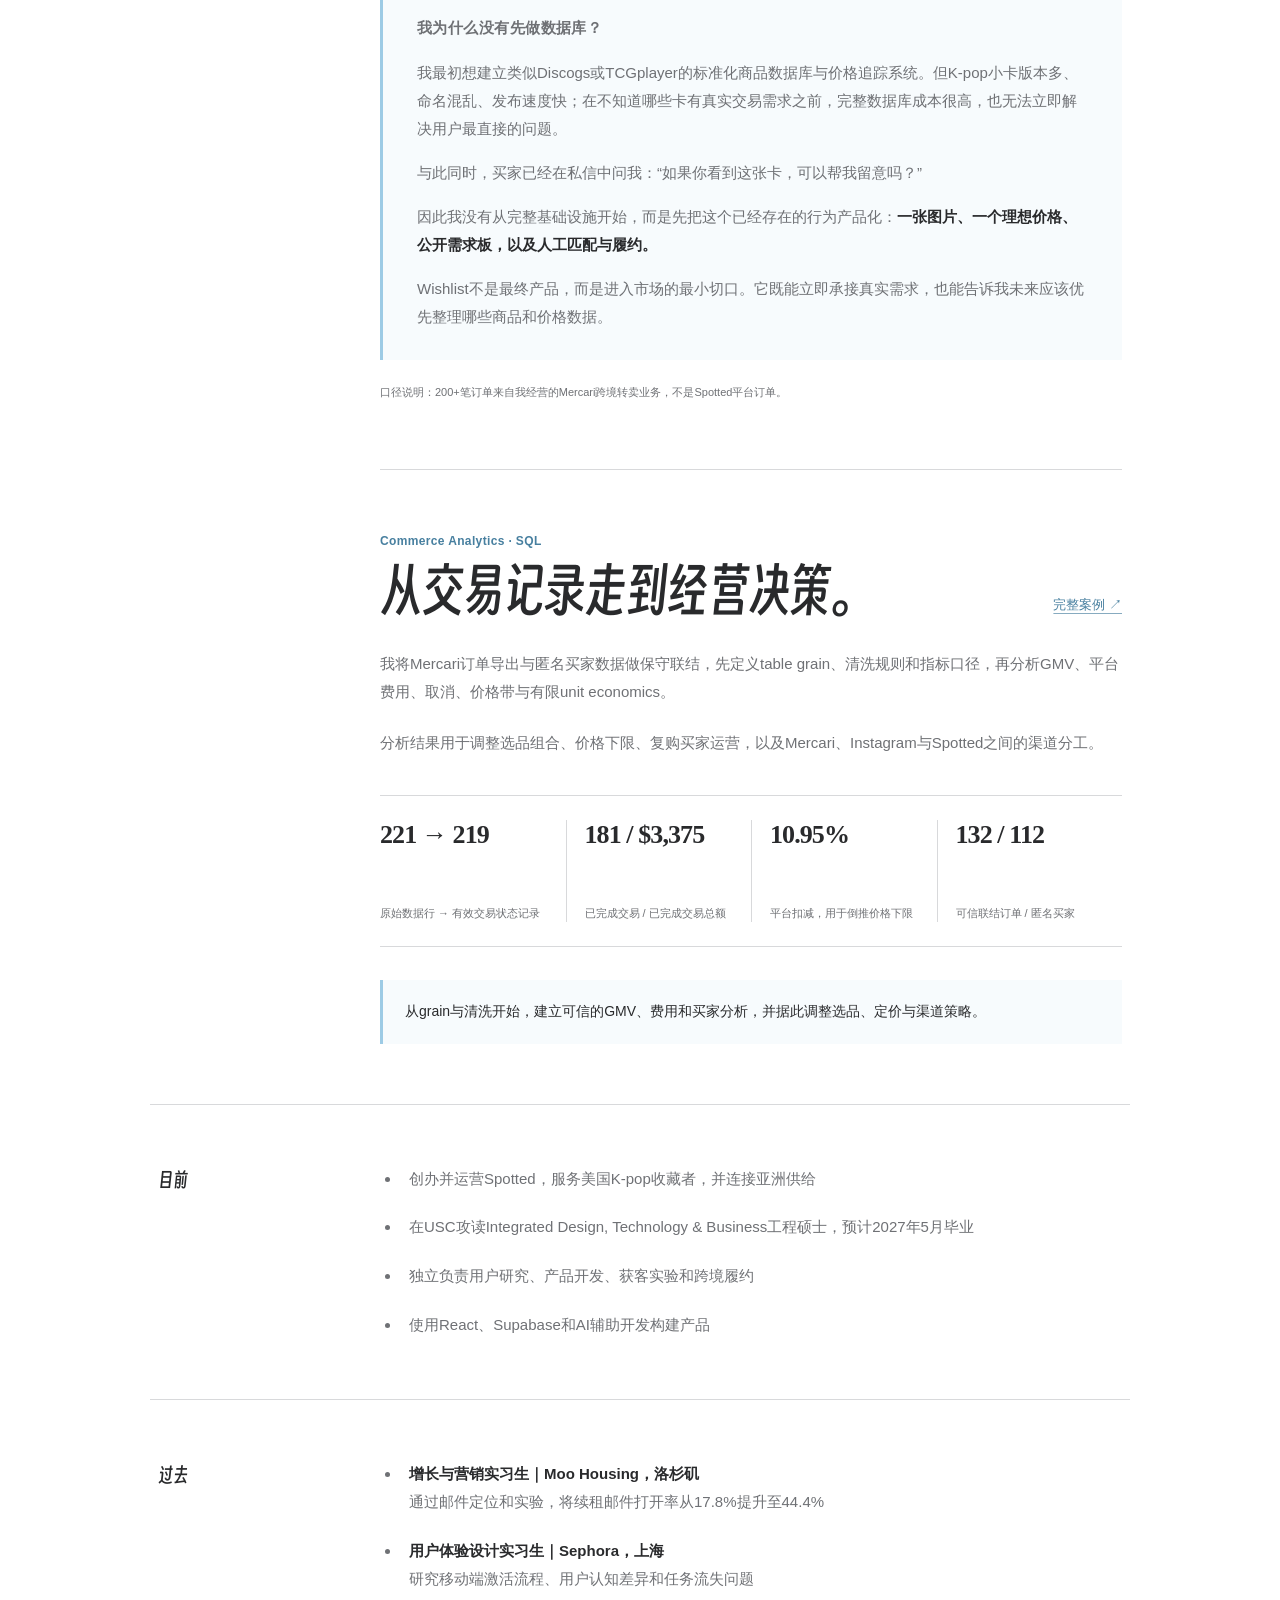
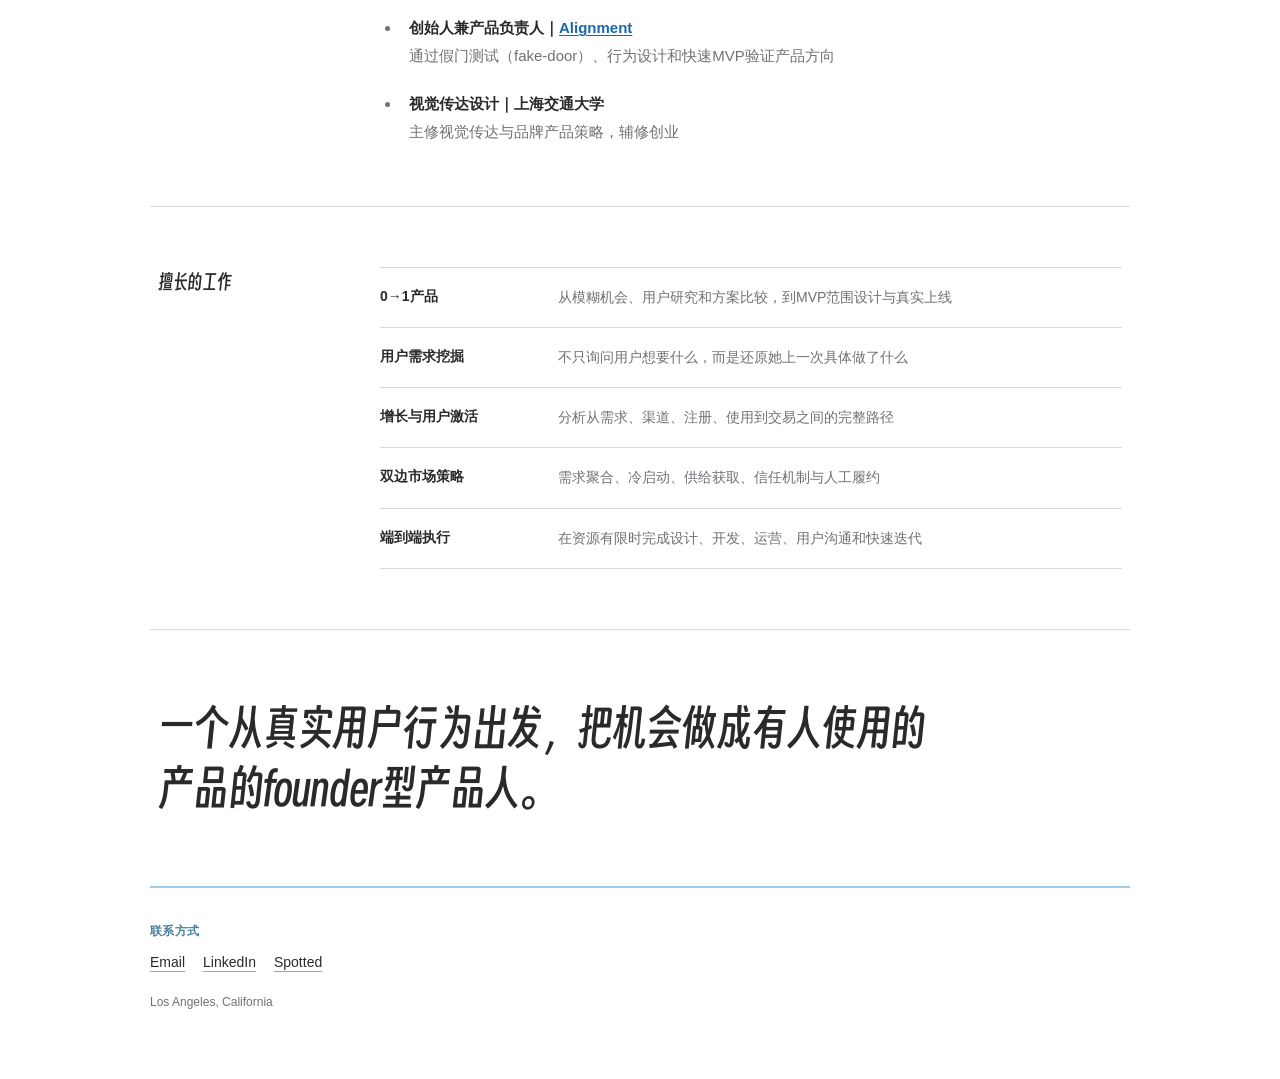
<file: portfolio/index.html>
<!doctype html>
<html lang="zh-CN">
<head>
  <meta charset="utf-8">
  <meta name="viewport" content="width=device-width, initial-scale=1">
  <meta name="description" content="Dominique Zheng — 从真实用户行为出发，把机会做成有人使用的产品。">
  <title>Dominique Zheng — 产品、增长与0→1</title>
  <link rel="icon" href="./assets/favicon.svg" type="image/svg+xml">
  <link rel="stylesheet" href="./styles.css">
</head>
<body class="editorial-page">
  <a class="skip-link" href="#main">跳到正文</a>

  <main class="editorial-shell" id="main">
    <section class="editorial-hero">
      <div class="editorial-intro">
        <p class="editorial-hello">你好，我是郑旭岑。👋</p>
        <h1>我喜欢从真实用户行为中发现机会，再把它做成有人使用的产品。</h1>

        <div class="editorial-status">
          <p>目前在做<a href="https://spotted.blue/?src=resume" target="_blank" rel="noreferrer">Spotted</a>。</p>
          <p>做过用户体验和增长。</p>
          <p>两次从0到1构建产品。</p>
          <p>现在就读于USC。</p>
        </div>
      </div>

      <figure class="editorial-portrait">
        <img src="./assets/dominique-headshot-transparent.png" alt="Dominique Zheng头像">
      </figure>
    </section>

    <section class="editorial-section" id="about">
      <h2>关于我</h2>
      <div class="editorial-content prose">
        <p>我最早在上海交通大学学习视觉传达与品牌策略，后来在Sephora做用户体验、在Moo Housing做增长（美国实习），逐渐发现自己最喜欢的不是某一个单独环节，而是把用户需求、产品判断、增长和商业结果连接起来。</p>

        <p>我喜欢产品还没有被讲清楚的阶段：进入真实场景，观察用户具体怎么做，找到他们已经形成的替代方案，再决定什么值得做、什么应该先砍掉。</p>

        <p>我习惯对结果端到端负责。从研究、产品设计和开发，到用户招募、客户沟通与履约，每一环我都亲自跑过。</p>

        <p>我尤其关心消费产品、双边市场、增长和跨境业务，也喜欢0→1过程中没有标准答案的部分。</p>
      </div>
    </section>

    <section class="editorial-section" id="work">
      <h2>项目案例</h2>
      <div class="editorial-content">
        <div class="editorial-project-head">
          <div>
            <p class="editorial-overline">Spotted · 2026—至今</p>
            <h3>为你找不到的卡而生。</h3>
          </div>
          <a class="editorial-arrow-link" href="./spotted/">完整案例 ↗</a>
        </div>

        <div class="prose">
          <p>Spotted是一个服务美国K-pop收藏者的跨境求购产品。收藏者可以在社交平台发现一张卡，却可能不知道它叫什么、在哪里出售，最后只能反复刷新不同平台，等待商品碰巧出现。</p>

          <p>我先通过Mercari经营面向美国买家的跨境转卖业务，再利用真实订单、用户访谈和小范围产品内测，把分散在私信、表格和收藏搜索中的需求变成结构化求购。</p>
        </div>

        <div class="editorial-metrics" aria-label="Spotted阶段性结果">
          <div><strong>126</strong><span>上线首月真实求购需求</span></div>
          <div><strong>多笔</strong><span>外部卖家自主匹配与履约</span></div>
          <div><strong>116</strong><span>单条真实找卡案例转发</span></div>
          <div><strong>14</strong><span>结构化买家访谈</span></div>
        </div>

        <div class="editorial-decision">
          <p class="editorial-overline">我为什么没有先做数据库？</p>
          <p>我最初想建立类似Discogs或TCGplayer的标准化商品数据库与价格追踪系统。但K-pop小卡版本多、命名混乱、发布速度快；在不知道哪些卡有真实交易需求之前，完整数据库成本很高，也无法立即解决用户最直接的问题。</p>
          <p>与此同时，买家已经在私信中问我：“如果你看到这张卡，可以帮我留意吗？”</p>
          <p>因此我没有从完整基础设施开始，而是先把这个已经存在的行为产品化：<strong>一张图片、一个理想价格、公开需求板，以及人工匹配与履约。</strong></p>
          <p>Wishlist不是最终产品，而是进入市场的最小切口。它既能立即承接真实需求，也能告诉我未来应该优先整理哪些商品和价格数据。</p>
        </div>

        <p class="editorial-footnote">口径说明：200+笔订单来自我经营的Mercari跨境转卖业务，不是Spotted平台订单。</p>

        <div class="editorial-secondary-project">
          <div class="editorial-project-head">
            <div>
              <p class="editorial-overline">Commerce Analytics · SQL</p>
              <h3>从交易记录走到经营决策。</h3>
            </div>
            <a class="editorial-arrow-link" href="./mercari-analytics/">完整案例 ↗</a>
          </div>

          <div class="prose">
            <p>我将Mercari订单导出与匿名买家数据做保守联结，先定义table grain、清洗规则和指标口径，再分析GMV、平台费用、取消、价格带与有限unit economics。</p>
            <p>分析结果用于调整选品组合、价格下限、复购买家运营，以及Mercari、Instagram与Spotted之间的渠道分工。</p>
          </div>

          <div class="editorial-metrics" aria-label="Mercari Commerce Analytics案例指标">
            <div><strong>221 → 219</strong><span>原始数据行 → 有效交易状态记录</span></div>
            <div><strong>181 / $3,375</strong><span>已完成交易 / 已完成交易总额</span></div>
            <div><strong>10.95%</strong><span>平台扣减，用于倒推价格下限</span></div>
            <div><strong>132 / 112</strong><span>可信联结订单 / 匿名买家</span></div>
          </div>

          <p class="editorial-analytics-takeaway">从grain与清洗开始，建立可信的GMV、费用和买家分析，并据此调整选品、定价与渠道策略。</p>
        </div>
      </div>
    </section>

    <section class="editorial-section">
      <h2>目前</h2>
      <div class="editorial-content editorial-list">
        <ul>
          <li>创办并运营Spotted，服务美国K-pop收藏者，并连接亚洲供给</li>
          <li>在USC攻读Integrated Design, Technology &amp; Business工程硕士，预计2027年5月毕业</li>
          <li>独立负责用户研究、产品开发、获客实验和跨境履约</li>
          <li>使用React、Supabase和AI辅助开发构建产品</li>
        </ul>
      </div>
    </section>

    <section class="editorial-section">
      <h2>过去</h2>
      <div class="editorial-content editorial-list">
        <ul>
          <li><strong>增长与营销实习生｜Moo Housing，洛杉矶</strong><br>通过邮件定位和实验，将续租邮件打开率从17.8%提升至44.4%</li>
          <li><strong>用户体验设计实习生｜Sephora，上海</strong><br>研究移动端激活流程、用户认知差异和任务流失问题</li>
          <li><strong>创始人兼产品负责人｜<a href="https://getalignment.co/" target="_blank" rel="noreferrer">Alignment</a></strong><br>通过假门测试（fake-door）、行为设计和快速MVP验证产品方向</li>
          <li><strong>视觉传达设计｜上海交通大学</strong><br>主修视觉传达与品牌产品策略，辅修创业</li>
        </ul>
      </div>
    </section>

    <section class="editorial-section">
      <h2>擅长的工作</h2>
      <div class="editorial-content editorial-skills">
        <div><strong>0→1产品</strong><span>从模糊机会、用户研究和方案比较，到MVP范围设计与真实上线</span></div>
        <div><strong>用户需求挖掘</strong><span>不只询问用户想要什么，而是还原她上一次具体做了什么</span></div>
        <div><strong>增长与用户激活</strong><span>分析从需求、渠道、注册、使用到交易之间的完整路径</span></div>
        <div><strong>双边市场策略</strong><span>需求聚合、冷启动、供给获取、信任机制与人工履约</span></div>
        <div><strong>端到端执行</strong><span>在资源有限时完成设计、开发、运营、用户沟通和快速迭代</span></div>
      </div>
    </section>

    <section class="editorial-positioning-only" aria-label="个人定位">
      <p>一个从真实用户行为出发，把机会做成有人使用的产品的founder型产品人。</p>
    </section>

    <section class="editorial-contact" id="contact">
      <p class="editorial-overline">联系方式</p>
      <div>
        <a href="mailto:xucenzhe@usc.edu">Email</a>
        <a href="https://www.linkedin.com/in/dominique-zheng-b50559381" target="_blank" rel="noreferrer">LinkedIn</a>
        <a href="https://spotted.blue" target="_blank" rel="noreferrer">Spotted</a>
      </div>
      <p>Los Angeles, California</p>
    </section>
  </main>

  <script src="./script.js"></script>
</body>
</html>
</file>
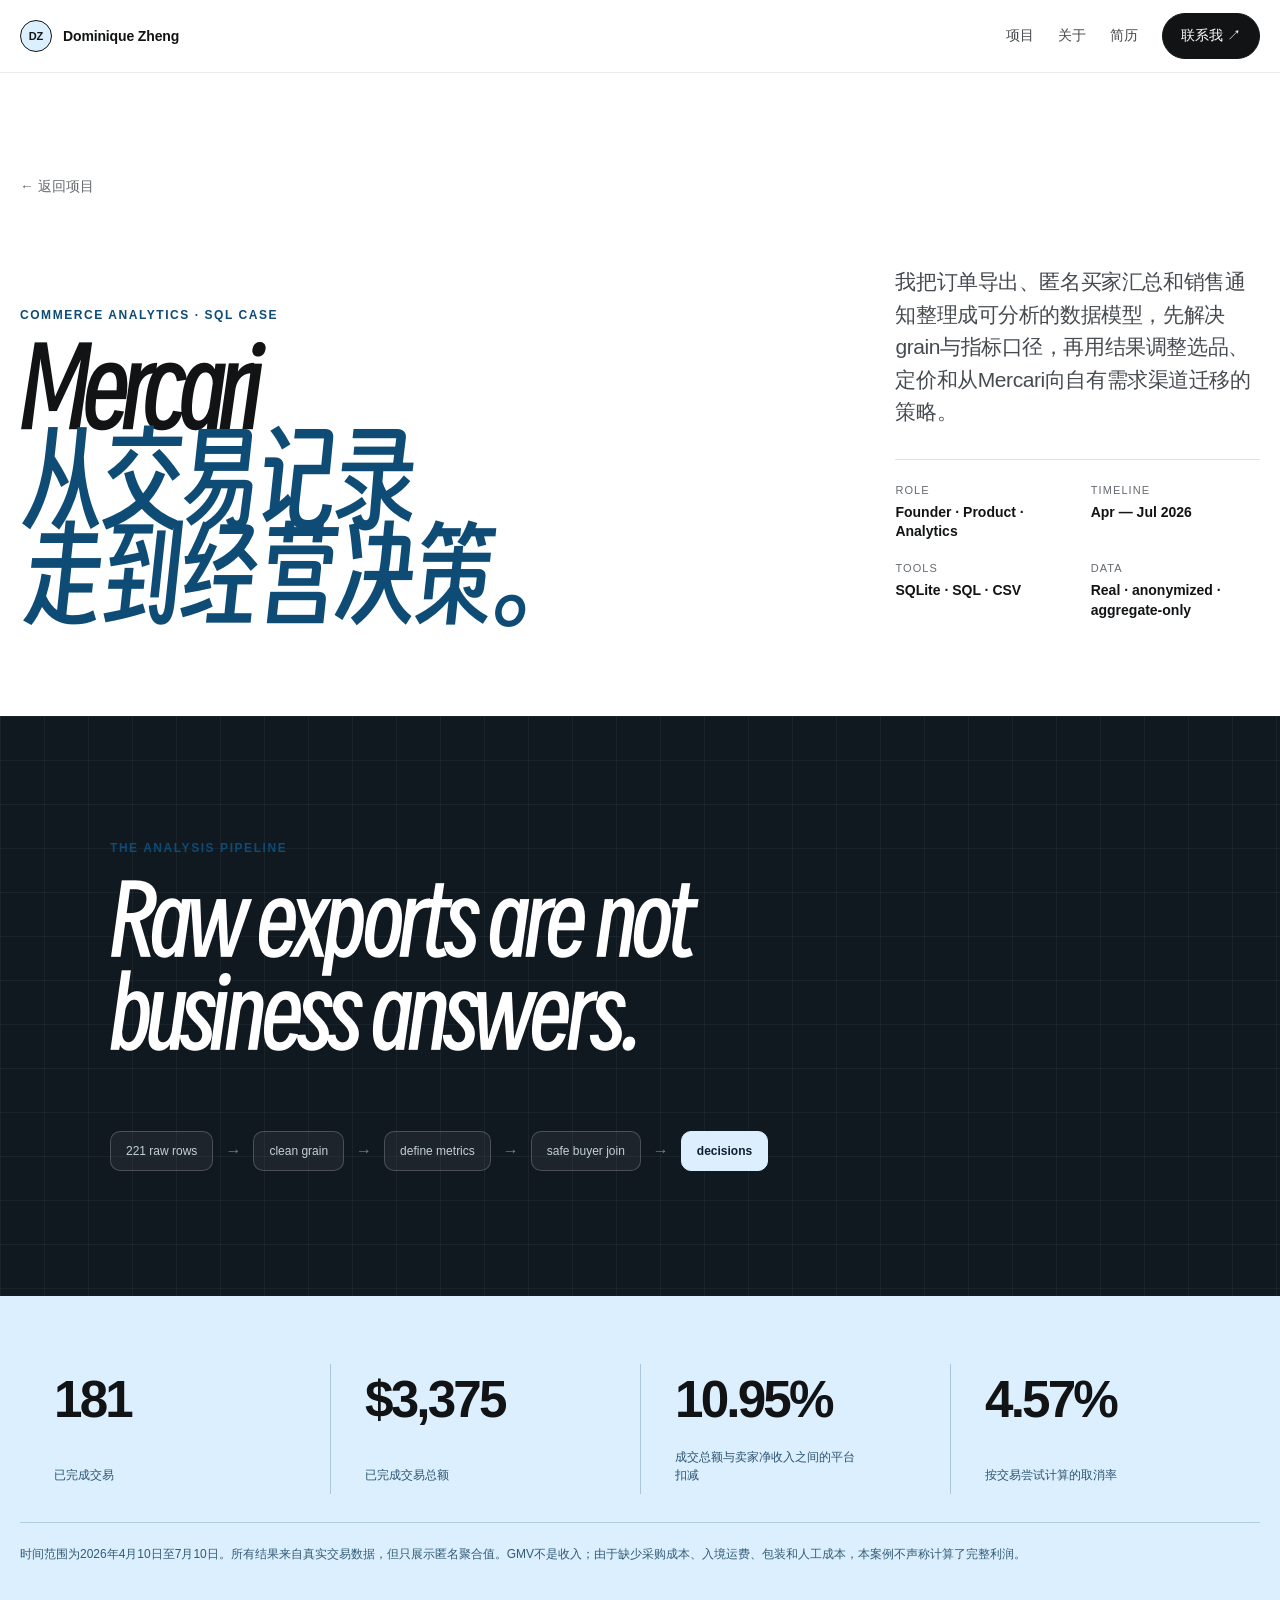
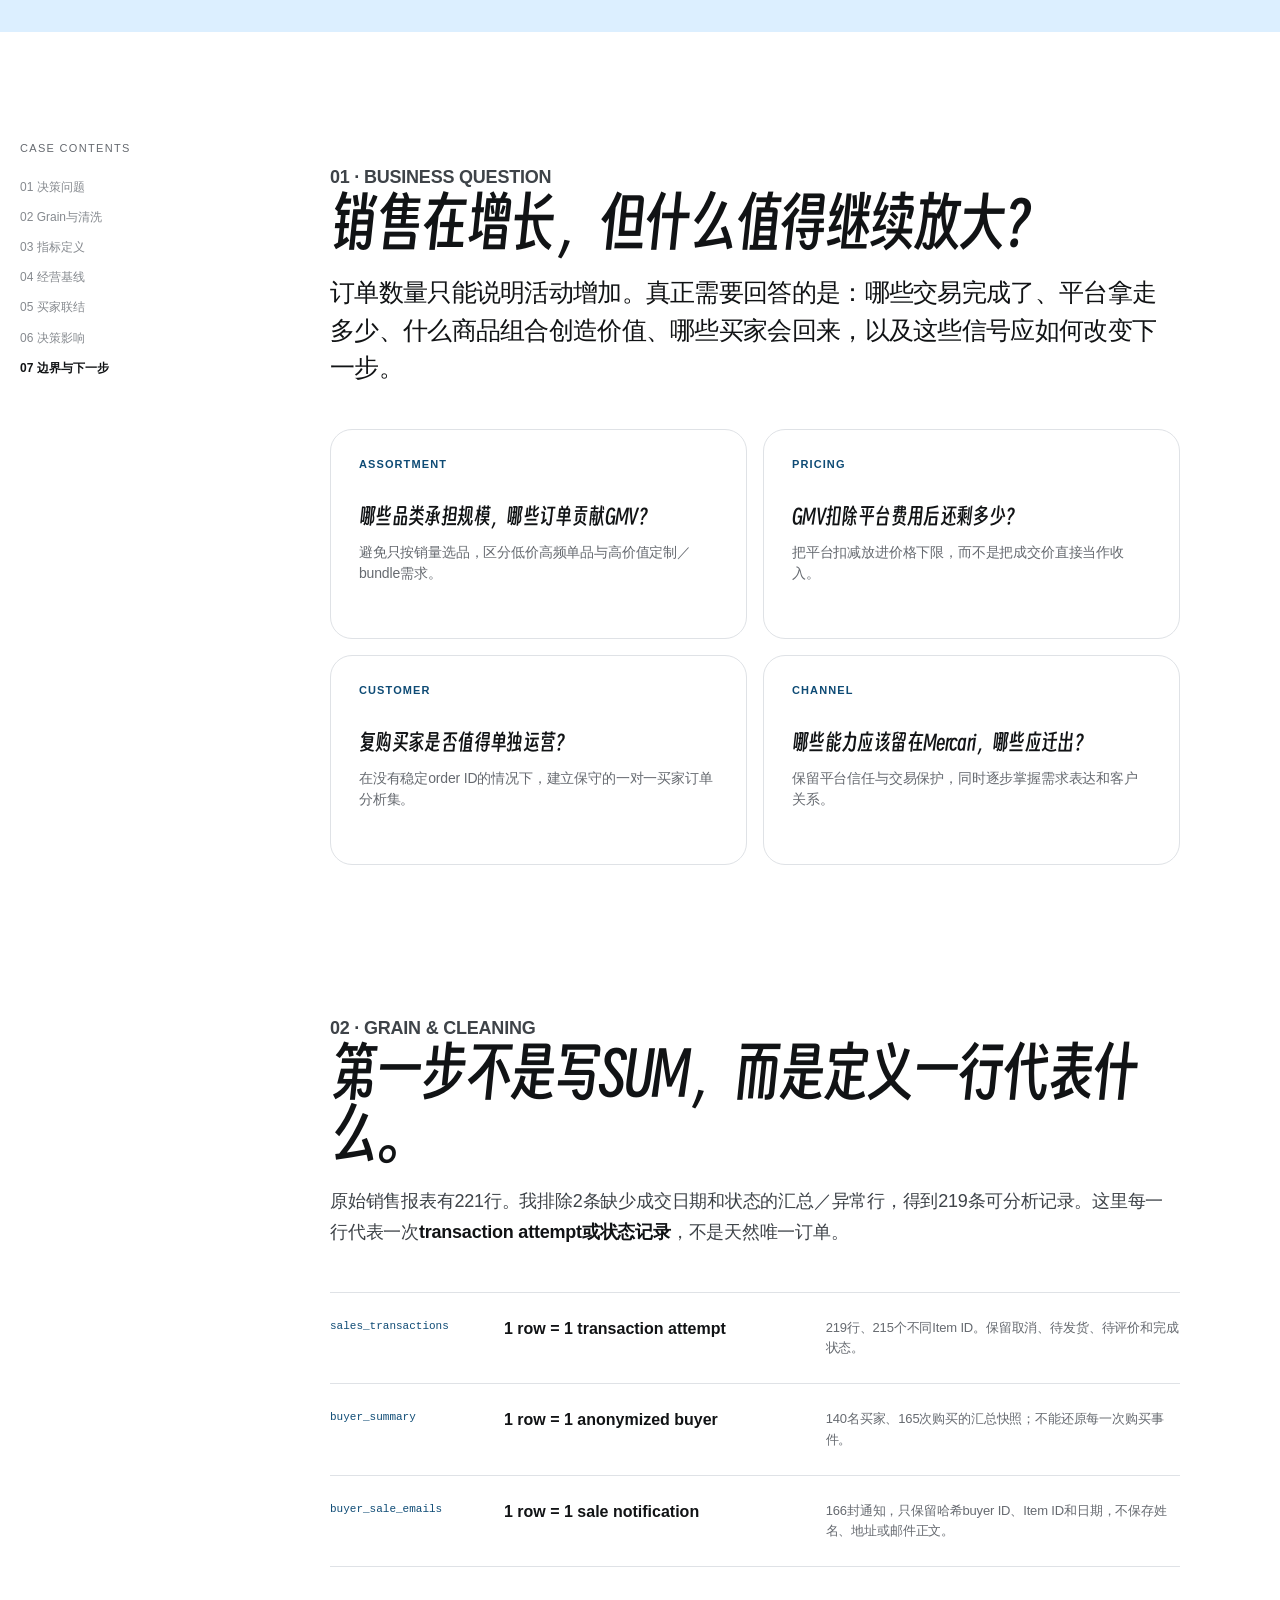
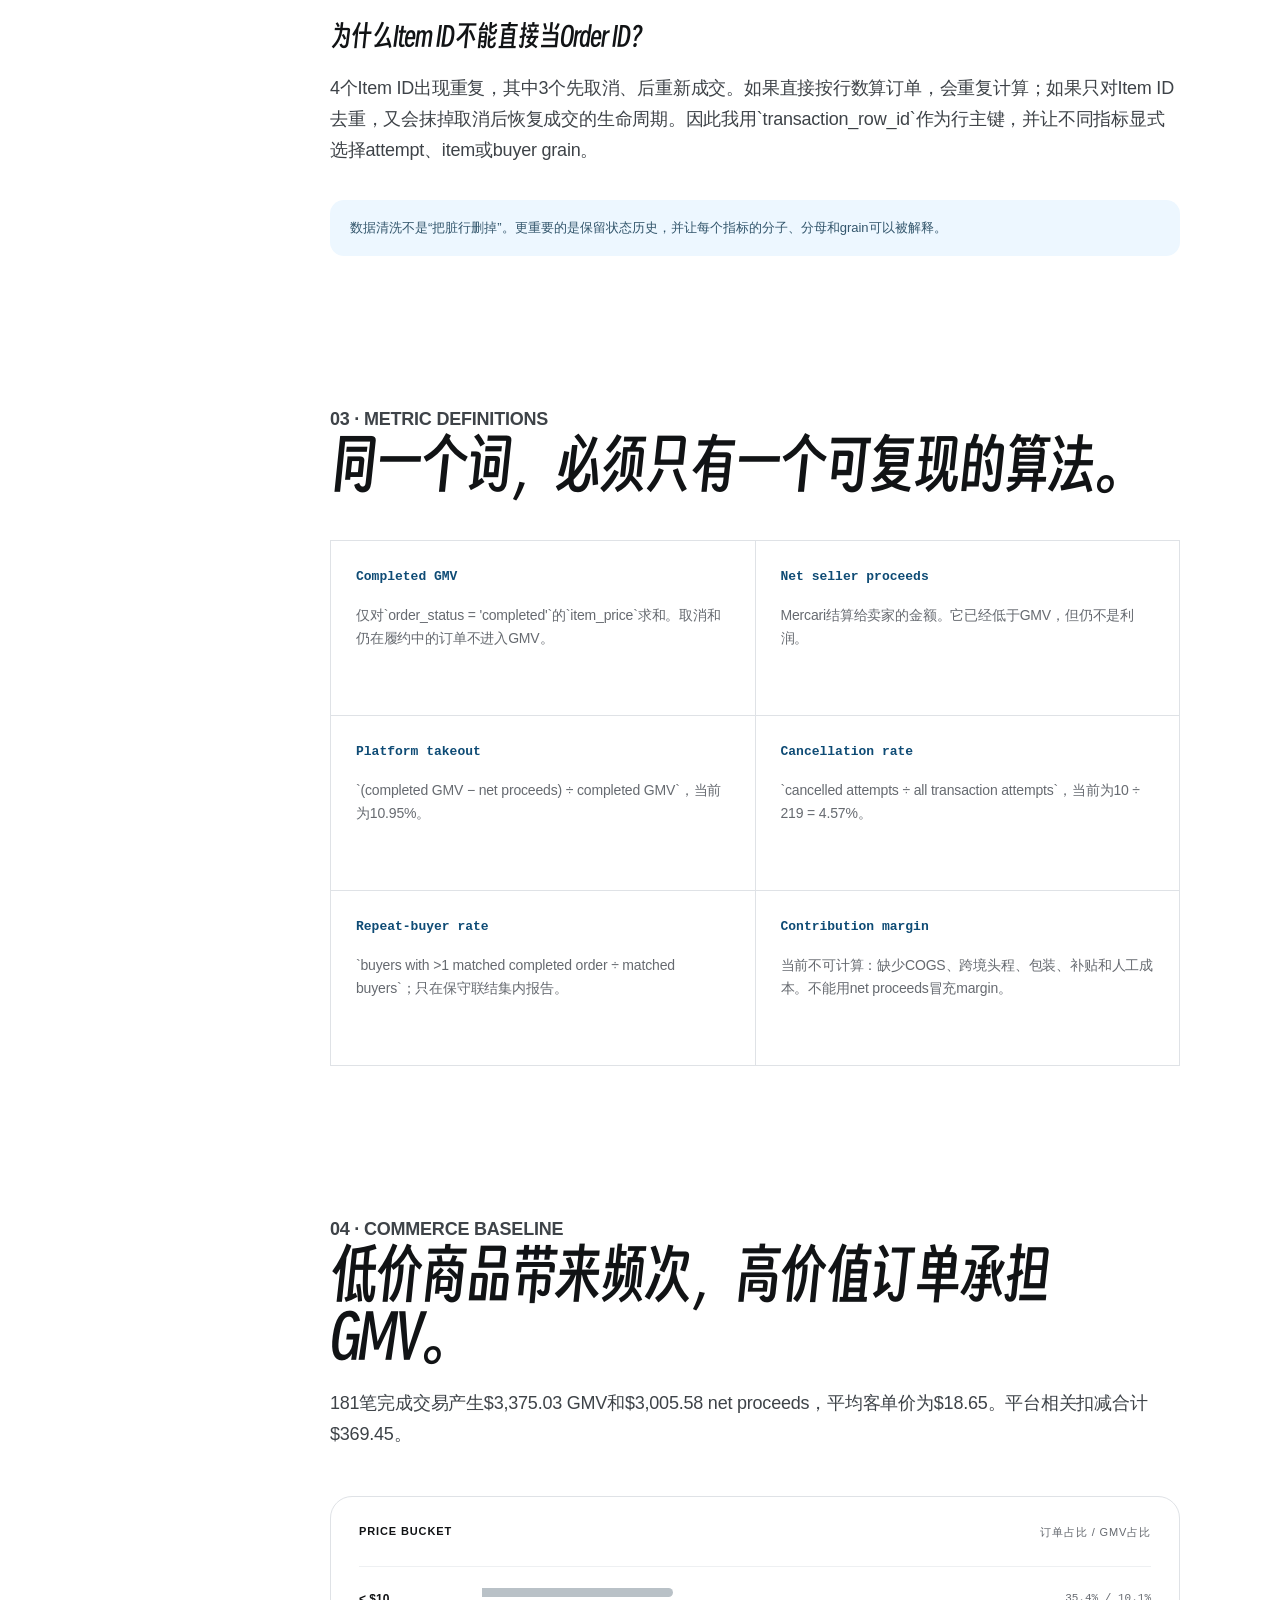
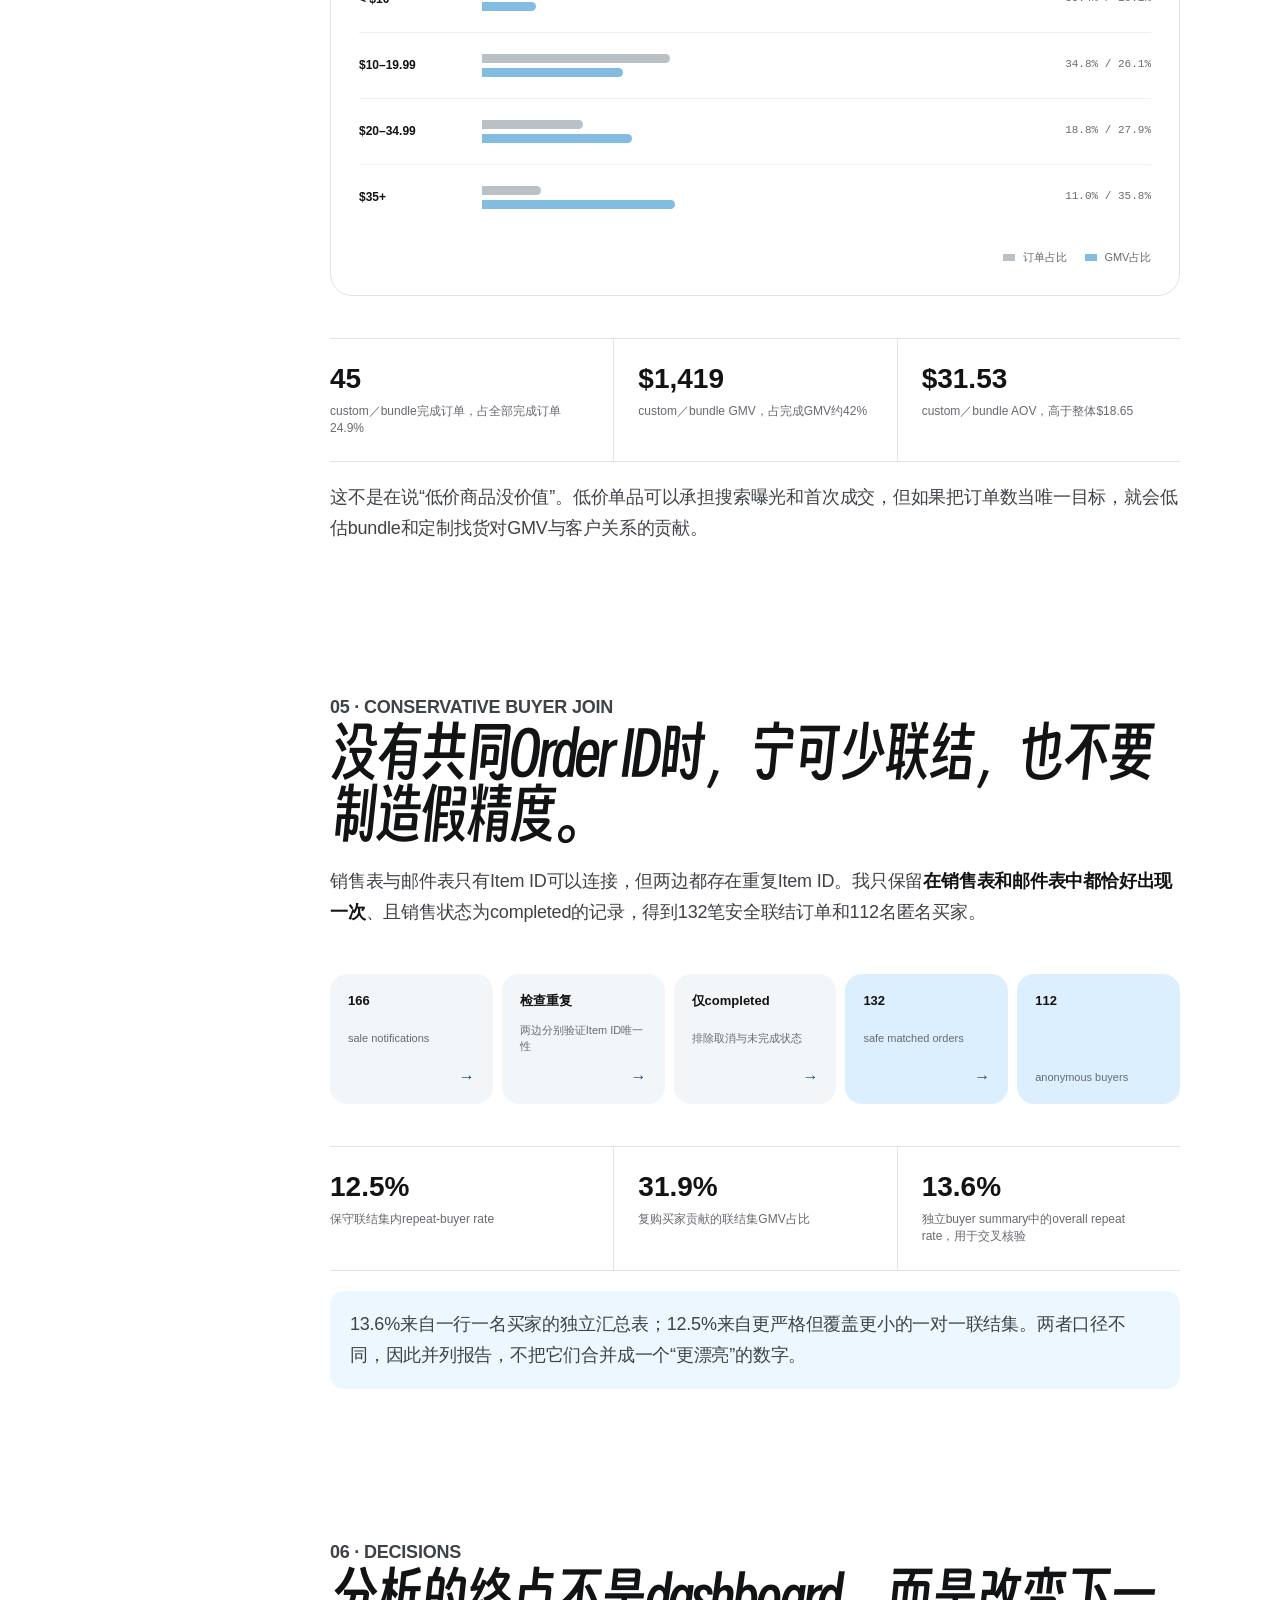
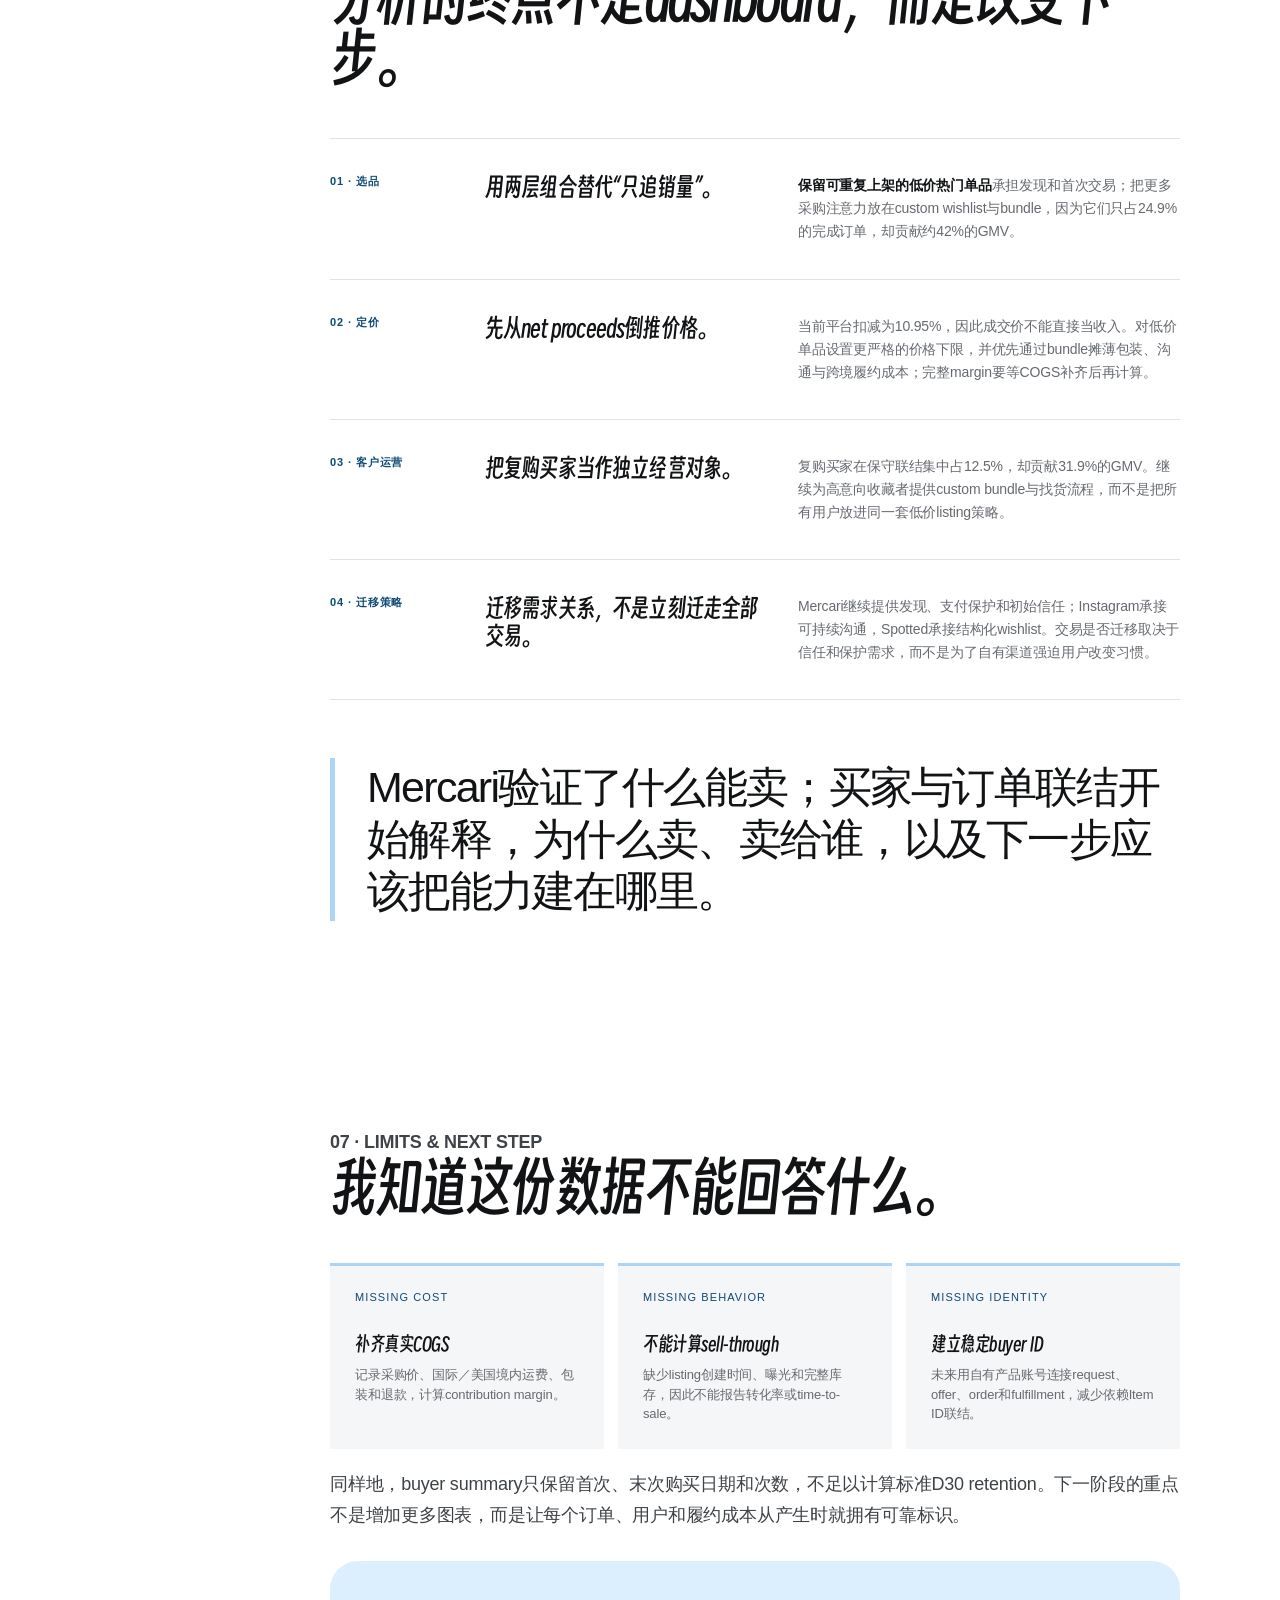
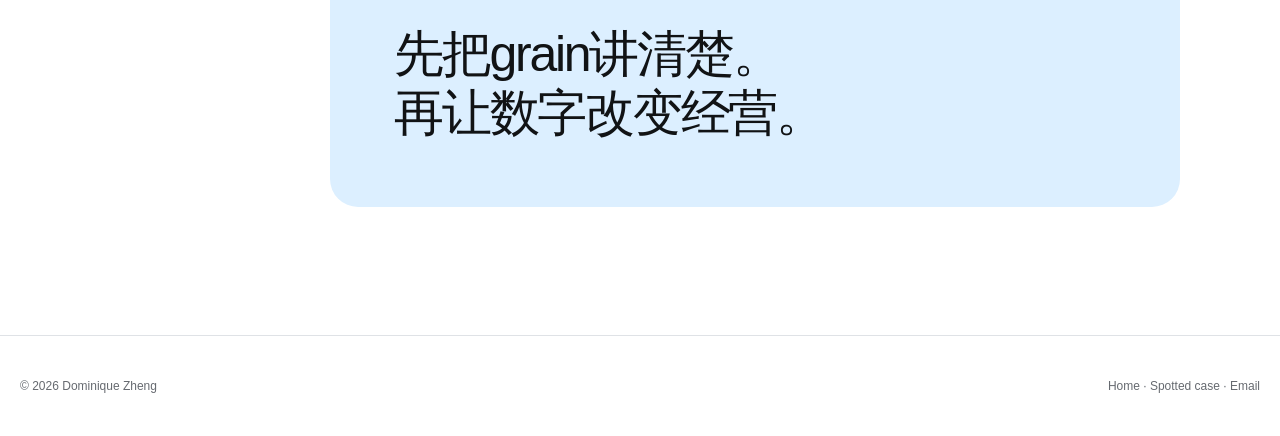
<file: portfolio/mercari-analytics/index.html>
<!doctype html>
<html lang="zh-CN">
<head>
  <meta charset="utf-8">
  <meta name="viewport" content="width=device-width, initial-scale=1">
  <meta name="description" content="Mercari Commerce Analytics案例：从交易状态记录和匿名买家数据中定义GMV、费用、取消率与有限unit economics，并转化为选品、定价和渠道策略。">
  <title>Mercari Commerce Analytics — Dominique Zheng</title>
  <link rel="icon" href="../assets/favicon.svg" type="image/svg+xml">
  <link rel="stylesheet" href="../styles.css">
</head>
<body>
  <div class="case-progress" aria-hidden="true"></div>
  <a class="skip-link" href="#case-main">跳到正文</a>

  <header class="site-header">
    <nav class="nav" aria-label="主导航">
      <a class="brand" href="../index.html"><span class="brand-mark">DZ</span><span>Dominique Zheng</span></a>
      <button class="mobile-menu" type="button" aria-label="打开导航" aria-expanded="false">☰</button>
      <div class="nav-links">
        <a href="../index.html#work">项目</a>
        <a href="../index.html#about">关于</a>
        <a href="../assets/Dominique_Zheng_Resume.pdf" target="_blank" rel="noreferrer">简历</a>
        <a class="nav-cta" href="mailto:xucenzhe@usc.edu">联系我 ↗</a>
      </div>
    </nav>
  </header>

  <main id="case-main">
    <section class="case-hero">
      <a class="case-back" href="../index.html">← 返回项目</a>
      <div class="case-hero-grid">
        <div>
          <p class="eyebrow">Commerce Analytics · SQL case</p>
          <h1 class="analytics-title">Mercari<span>从交易记录<br>走到经营决策。</span></h1>
        </div>
        <div class="case-summary">
          <p>我把订单导出、匿名买家汇总和销售通知整理成可分析的数据模型，先解决grain与指标口径，再用结果调整选品、定价和从Mercari向自有需求渠道迁移的策略。</p>
          <div class="case-meta">
            <div><span>Role</span><strong>Founder · Product · Analytics</strong></div>
            <div><span>Timeline</span><strong>Apr — Jul 2026</strong></div>
            <div><span>Tools</span><strong>SQLite · SQL · CSV</strong></div>
            <div><span>Data</span><strong>Real · anonymized · aggregate-only</strong></div>
          </div>
        </div>
      </div>
    </section>

    <section class="case-cover analytics-cover" aria-label="从原始记录到经营决策">
      <div class="analytics-cover-inner">
        <p class="eyebrow">The analysis pipeline</p>
        <h2>Raw exports are not<br>business answers.</h2>
        <div class="analytics-pipeline" aria-label="分析流程">
          <span>221 raw rows</span><i>→</i><span>clean grain</span><i>→</i><span>define metrics</span><i>→</i><span>safe buyer join</span><i>→</i><strong>decisions</strong>
        </div>
      </div>
    </section>

    <section class="metric-wrap" aria-label="核心经营指标">
      <div class="metrics">
        <div class="metric"><strong>181</strong><span>已完成交易</span></div>
        <div class="metric"><strong>$3,375</strong><span>已完成交易总额</span></div>
        <div class="metric"><strong>10.95%</strong><span>成交总额与卖家净收入之间的平台扣减</span></div>
        <div class="metric"><strong>4.57%</strong><span>按交易尝试计算的取消率</span></div>
      </div>
      <p class="metric-note">时间范围为2026年4月10日至7月10日。所有结果来自真实交易数据，但只展示匿名聚合值。GMV不是收入；由于缺少采购成本、入境运费、包装和人工成本，本案例不声称计算了完整利润。</p>
    </section>

    <div class="container case-layout">
      <aside class="case-toc" aria-label="文章目录">
        <p>Case contents</p>
        <a href="#question">01 决策问题</a>
        <a href="#grain">02 Grain与清洗</a>
        <a href="#definitions">03 指标定义</a>
        <a href="#baseline">04 经营基线</a>
        <a href="#buyers">05 买家联结</a>
        <a href="#decisions">06 决策影响</a>
        <a href="#limits">07 边界与下一步</a>
      </aside>

      <article class="case-main">
        <section class="case-section fade-up" id="question">
          <p class="section-kicker">01 · Business question</p>
          <h2>销售在增长，但什么值得继续放大？</h2>
          <p class="lead">订单数量只能说明活动增加。真正需要回答的是：哪些交易完成了、平台拿走多少、什么商品组合创造价值、哪些买家会回来，以及这些信号应如何改变下一步。</p>

          <div class="insight-grid">
            <div class="insight-card"><span>Assortment</span><h4>哪些品类承担规模，哪些订单贡献GMV？</h4><p>避免只按销量选品，区分低价高频单品与高价值定制／bundle需求。</p></div>
            <div class="insight-card"><span>Pricing</span><h4>GMV扣除平台费用后还剩多少？</h4><p>把平台扣减放进价格下限，而不是把成交价直接当作收入。</p></div>
            <div class="insight-card"><span>Customer</span><h4>复购买家是否值得单独运营？</h4><p>在没有稳定order ID的情况下，建立保守的一对一买家订单分析集。</p></div>
            <div class="insight-card"><span>Channel</span><h4>哪些能力应该留在Mercari，哪些应迁出？</h4><p>保留平台信任与交易保护，同时逐步掌握需求表达和客户关系。</p></div>
          </div>
        </section>

        <section class="case-section fade-up" id="grain">
          <p class="section-kicker">02 · Grain &amp; cleaning</p>
          <h2>第一步不是写SUM，而是定义一行代表什么。</h2>
          <p>原始销售报表有221行。我排除2条缺少成交日期和状态的汇总／异常行，得到219条可分析记录。这里每一行代表一次<strong>transaction attempt或状态记录</strong>，不是天然唯一订单。</p>

          <div class="analytics-grain">
            <div><span>sales_transactions</span><strong>1 row = 1 transaction attempt</strong><p>219行、215个不同Item ID。保留取消、待发货、待评价和完成状态。</p></div>
            <div><span>buyer_summary</span><strong>1 row = 1 anonymized buyer</strong><p>140名买家、165次购买的汇总快照；不能还原每一次购买事件。</p></div>
            <div><span>buyer_sale_emails</span><strong>1 row = 1 sale notification</strong><p>166封通知，只保留哈希buyer ID、Item ID和日期，不保存姓名、地址或邮件正文。</p></div>
          </div>

          <h3>为什么Item ID不能直接当Order ID？</h3>
          <p>4个Item ID出现重复，其中3个先取消、后重新成交。如果直接按行数算订单，会重复计算；如果只对Item ID去重，又会抹掉取消后恢复成交的生命周期。因此我用`transaction_row_id`作为行主键，并让不同指标显式选择attempt、item或buyer grain。</p>

          <div class="annotation">数据清洗不是“把脏行删掉”。更重要的是保留状态历史，并让每个指标的分子、分母和grain可以被解释。</div>
        </section>

        <section class="case-section fade-up" id="definitions">
          <p class="section-kicker">03 · Metric definitions</p>
          <h2>同一个词，必须只有一个可复现的算法。</h2>

          <div class="metric-definitions">
            <div><code>Completed GMV</code><p>仅对`order_status = 'completed'`的`item_price`求和。取消和仍在履约中的订单不进入GMV。</p></div>
            <div><code>Net seller proceeds</code><p>Mercari结算给卖家的金额。它已经低于GMV，但仍不是利润。</p></div>
            <div><code>Platform takeout</code><p>`(completed GMV − net proceeds) ÷ completed GMV`，当前为10.95%。</p></div>
            <div><code>Cancellation rate</code><p>`cancelled attempts ÷ all transaction attempts`，当前为10 ÷ 219 = 4.57%。</p></div>
            <div><code>Repeat-buyer rate</code><p>`buyers with &gt;1 matched completed order ÷ matched buyers`；只在保守联结集内报告。</p></div>
            <div><code>Contribution margin</code><p>当前不可计算：缺少COGS、跨境头程、包装、补贴和人工成本。不能用net proceeds冒充margin。</p></div>
          </div>
        </section>

        <section class="case-section fade-up" id="baseline">
          <p class="section-kicker">04 · Commerce baseline</p>
          <h2>低价商品带来频次，高价值订单承担GMV。</h2>
          <p>181笔完成交易产生$3,375.03 GMV和$3,005.58 net proceeds，平均客单价为$18.65。平台相关扣减合计$369.45。</p>

          <div class="analytics-chart" aria-label="价格区间订单与GMV占比">
            <div class="analytics-chart-head"><strong>Price bucket</strong><span>订单占比 / GMV占比</span></div>
            <div class="analytics-bar-row"><b>&lt; $10</b><div><i style="width:35.4%"></i><em style="width:10.1%"></em></div><span>35.4% / 10.1%</span></div>
            <div class="analytics-bar-row"><b>$10–19.99</b><div><i style="width:34.8%"></i><em style="width:26.1%"></em></div><span>34.8% / 26.1%</span></div>
            <div class="analytics-bar-row"><b>$20–34.99</b><div><i style="width:18.8%"></i><em style="width:27.9%"></em></div><span>18.8% / 27.9%</span></div>
            <div class="analytics-bar-row"><b>$35+</b><div><i style="width:11%"></i><em style="width:35.8%"></em></div><span>11.0% / 35.8%</span></div>
            <p class="analytics-legend"><span></span>订单占比 <span></span>GMV占比</p>
          </div>

          <div class="research-strip">
            <div class="research-cell"><strong>45</strong><span>custom／bundle完成订单，占全部完成订单24.9%</span></div>
            <div class="research-cell"><strong>$1,419</strong><span>custom／bundle GMV，占完成GMV约42%</span></div>
            <div class="research-cell"><strong>$31.53</strong><span>custom／bundle AOV，高于整体$18.65</span></div>
          </div>

          <p>这不是在说“低价商品没价值”。低价单品可以承担搜索曝光和首次成交，但如果把订单数当唯一目标，就会低估bundle和定制找货对GMV与客户关系的贡献。</p>
        </section>

        <section class="case-section fade-up" id="buyers">
          <p class="section-kicker">05 · Conservative buyer join</p>
          <h2>没有共同Order ID时，宁可少联结，也不要制造假精度。</h2>
          <p>销售表与邮件表只有Item ID可以连接，但两边都存在重复Item ID。我只保留<strong>在销售表和邮件表中都恰好出现一次</strong>、且销售状态为completed的记录，得到132笔安全联结订单和112名匿名买家。</p>

          <div class="logic-chain analytics-join-chain">
            <div class="logic-node"><b>166</b><small>sale notifications</small></div>
            <div class="logic-node"><b>检查重复</b><small>两边分别验证Item ID唯一性</small></div>
            <div class="logic-node"><b>仅completed</b><small>排除取消与未完成状态</small></div>
            <div class="logic-node"><b>132</b><small>safe matched orders</small></div>
            <div class="logic-node"><b>112</b><small>anonymous buyers</small></div>
          </div>

          <div class="research-strip">
            <div class="research-cell"><strong>12.5%</strong><span>保守联结集内repeat-buyer rate</span></div>
            <div class="research-cell"><strong>31.9%</strong><span>复购买家贡献的联结集GMV占比</span></div>
            <div class="research-cell"><strong>13.6%</strong><span>独立buyer summary中的overall repeat rate，用于交叉核验</span></div>
          </div>

          <p class="annotation">13.6%来自一行一名买家的独立汇总表；12.5%来自更严格但覆盖更小的一对一联结集。两者口径不同，因此并列报告，不把它们合并成一个“更漂亮”的数字。</p>
        </section>

        <section class="case-section fade-up" id="decisions">
          <p class="section-kicker">06 · Decisions</p>
          <h2>分析的终点不是dashboard，而是改变下一步。</h2>

          <div class="impact-grid">
            <article>
              <span>01 · 选品</span>
              <h3>用两层组合替代“只追销量”。</h3>
              <p><strong>保留可重复上架的低价热门单品</strong>承担发现和首次交易；把更多采购注意力放在custom wishlist与bundle，因为它们只占24.9%的完成订单，却贡献约42%的GMV。</p>
            </article>
            <article>
              <span>02 · 定价</span>
              <h3>先从net proceeds倒推价格。</h3>
              <p>当前平台扣减为10.95%，因此成交价不能直接当收入。对低价单品设置更严格的价格下限，并优先通过bundle摊薄包装、沟通与跨境履约成本；完整margin要等COGS补齐后再计算。</p>
            </article>
            <article>
              <span>03 · 客户运营</span>
              <h3>把复购买家当作独立经营对象。</h3>
              <p>复购买家在保守联结集中占12.5%，却贡献31.9%的GMV。继续为高意向收藏者提供custom bundle与找货流程，而不是把所有用户放进同一套低价listing策略。</p>
            </article>
            <article>
              <span>04 · 迁移策略</span>
              <h3>迁移需求关系，不是立刻迁走全部交易。</h3>
              <p>Mercari继续提供发现、支付保护和初始信任；Instagram承接可持续沟通，Spotted承接结构化wishlist。交易是否迁移取决于信任和保护需求，而不是为了自有渠道强迫用户改变习惯。</p>
            </article>
          </div>

          <div class="pull-quote">Mercari验证了什么能卖；买家与订单联结开始解释，为什么卖、卖给谁，以及下一步应该把能力建在哪里。</div>
        </section>

        <section class="case-section fade-up" id="limits">
          <p class="section-kicker">07 · Limits &amp; next step</p>
          <h2>我知道这份数据不能回答什么。</h2>
          <div class="next-grid">
            <div class="next-card"><span>Missing cost</span><h4>补齐真实COGS</h4><p>记录采购价、国际／美国境内运费、包装和退款，计算contribution margin。</p></div>
            <div class="next-card"><span>Missing behavior</span><h4>不能计算sell-through</h4><p>缺少listing创建时间、曝光和完整库存，因此不能报告转化率或time-to-sale。</p></div>
            <div class="next-card"><span>Missing identity</span><h4>建立稳定buyer ID</h4><p>未来用自有产品账号连接request、offer、order和fulfillment，减少依赖Item ID联结。</p></div>
          </div>

          <p>同样地，buyer summary只保留首次、末次购买日期和次数，不足以计算标准D30 retention。下一阶段的重点不是增加更多图表，而是让每个订单、用户和履约成本从产生时就拥有可靠标识。</p>

          <div class="case-end">
            <p>先把grain讲清楚。<br>再让数字改变经营。</p>
          </div>
        </section>
      </article>
    </div>
  </main>

  <footer class="site-footer">
    <div class="footer-inner container">
      <span>© <span data-year></span> Dominique Zheng</span>
      <span><a href="../index.html">Home</a> · <a href="../spotted/">Spotted case</a> · <a href="mailto:xucenzhe@usc.edu">Email</a></span>
    </div>
  </footer>
  <script src="../script.js"></script>
</body>
</html>
</file>
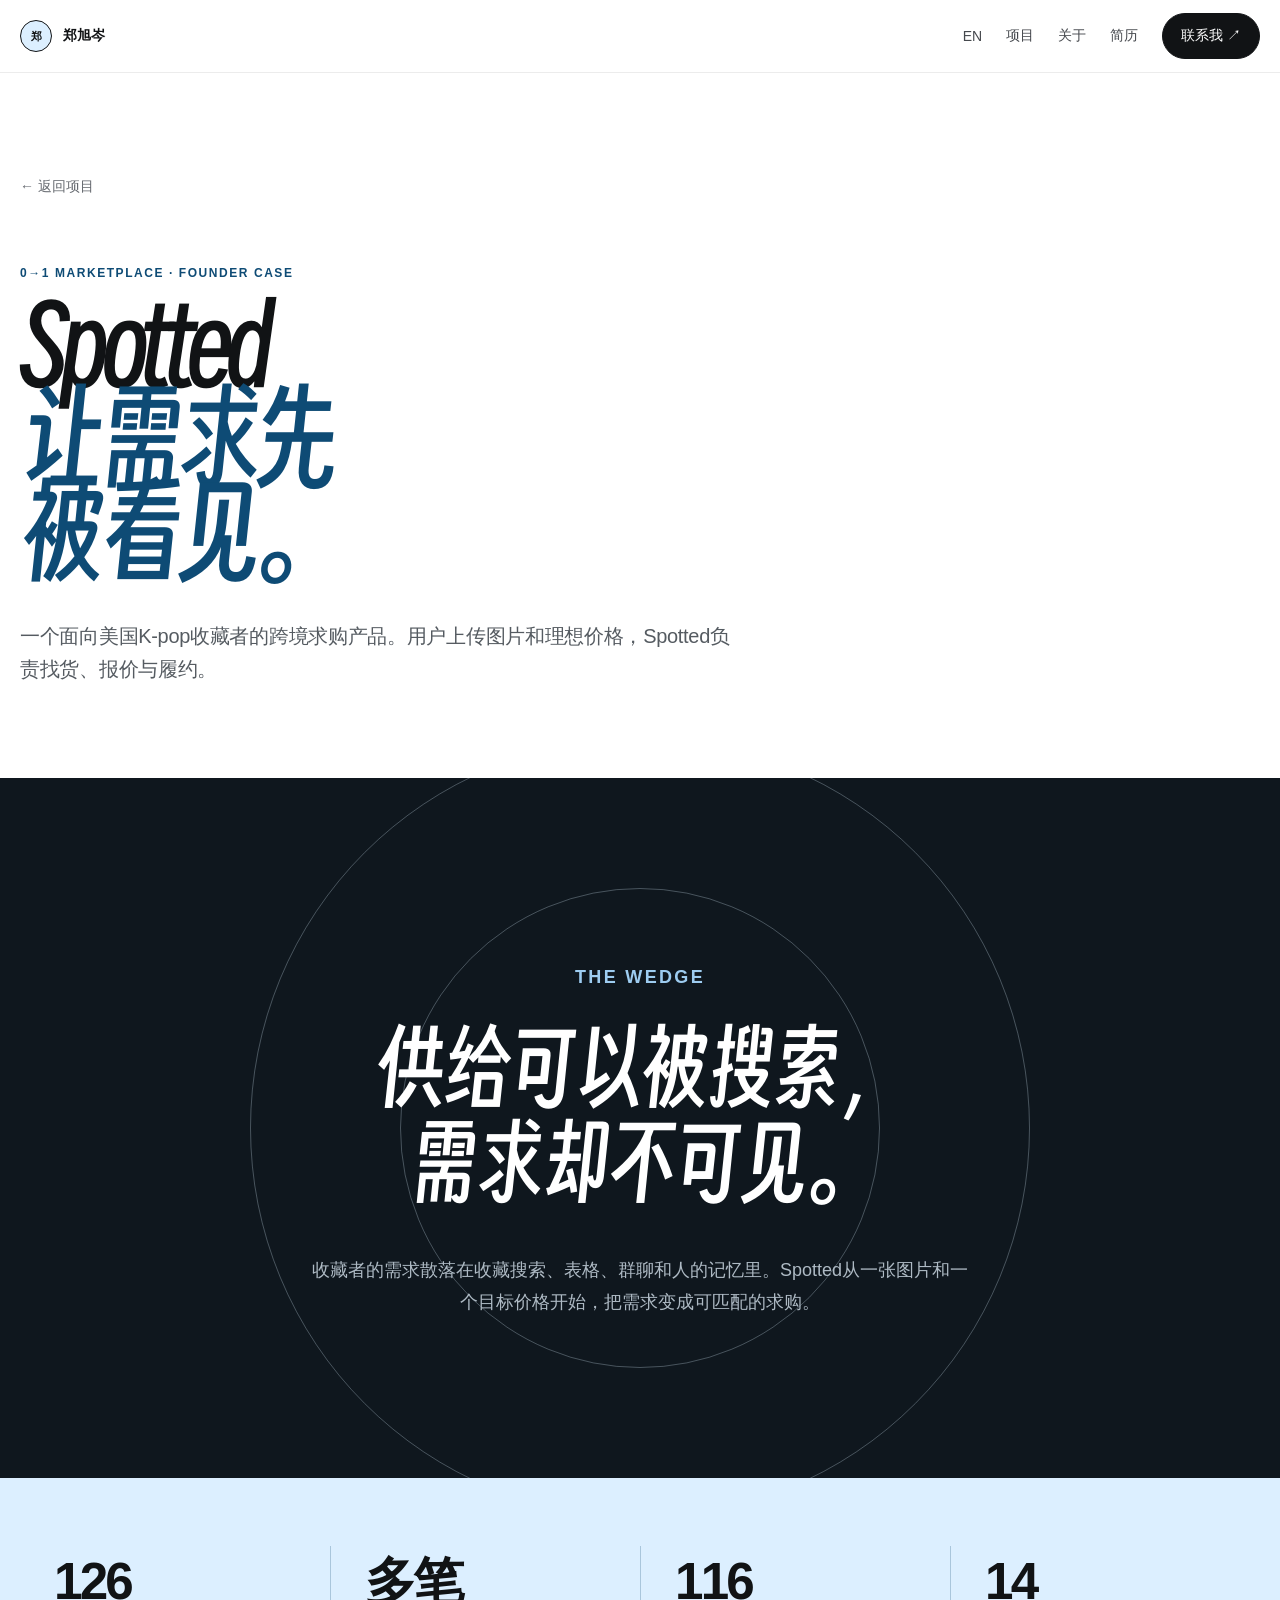
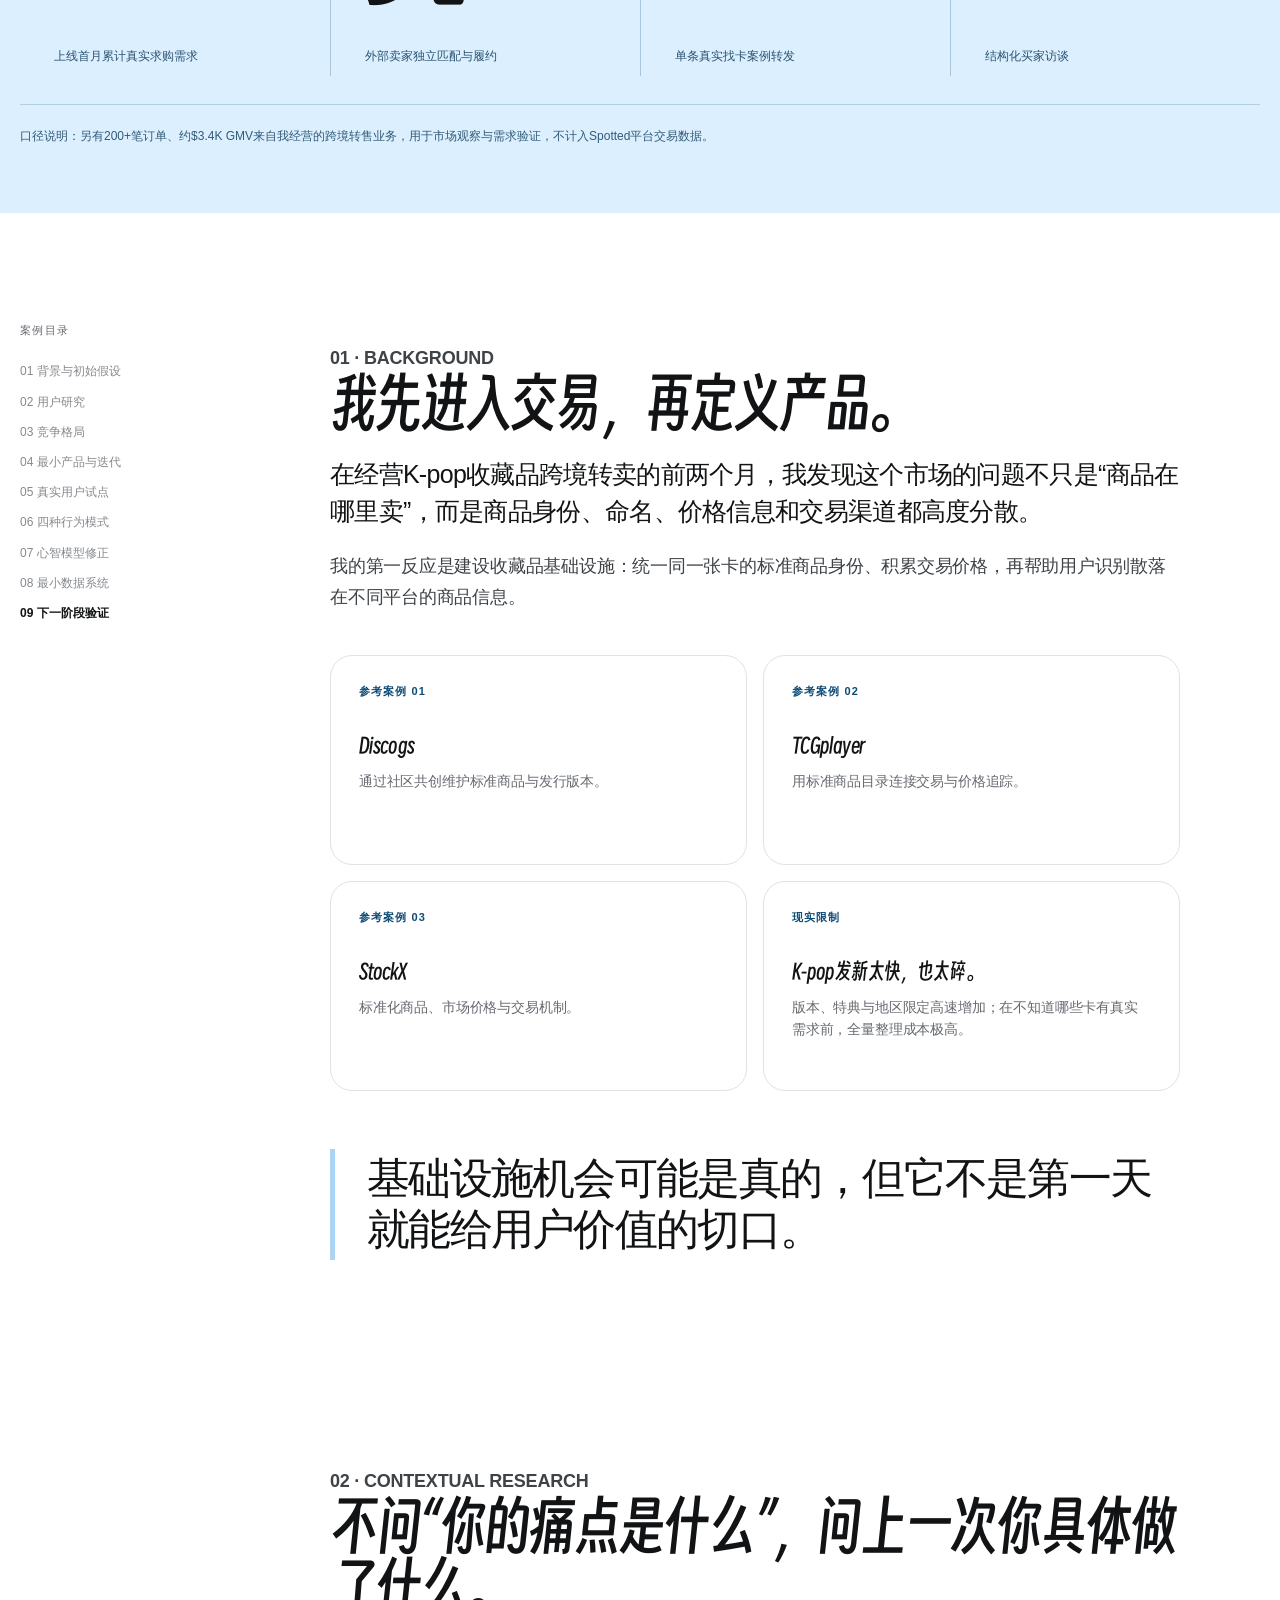
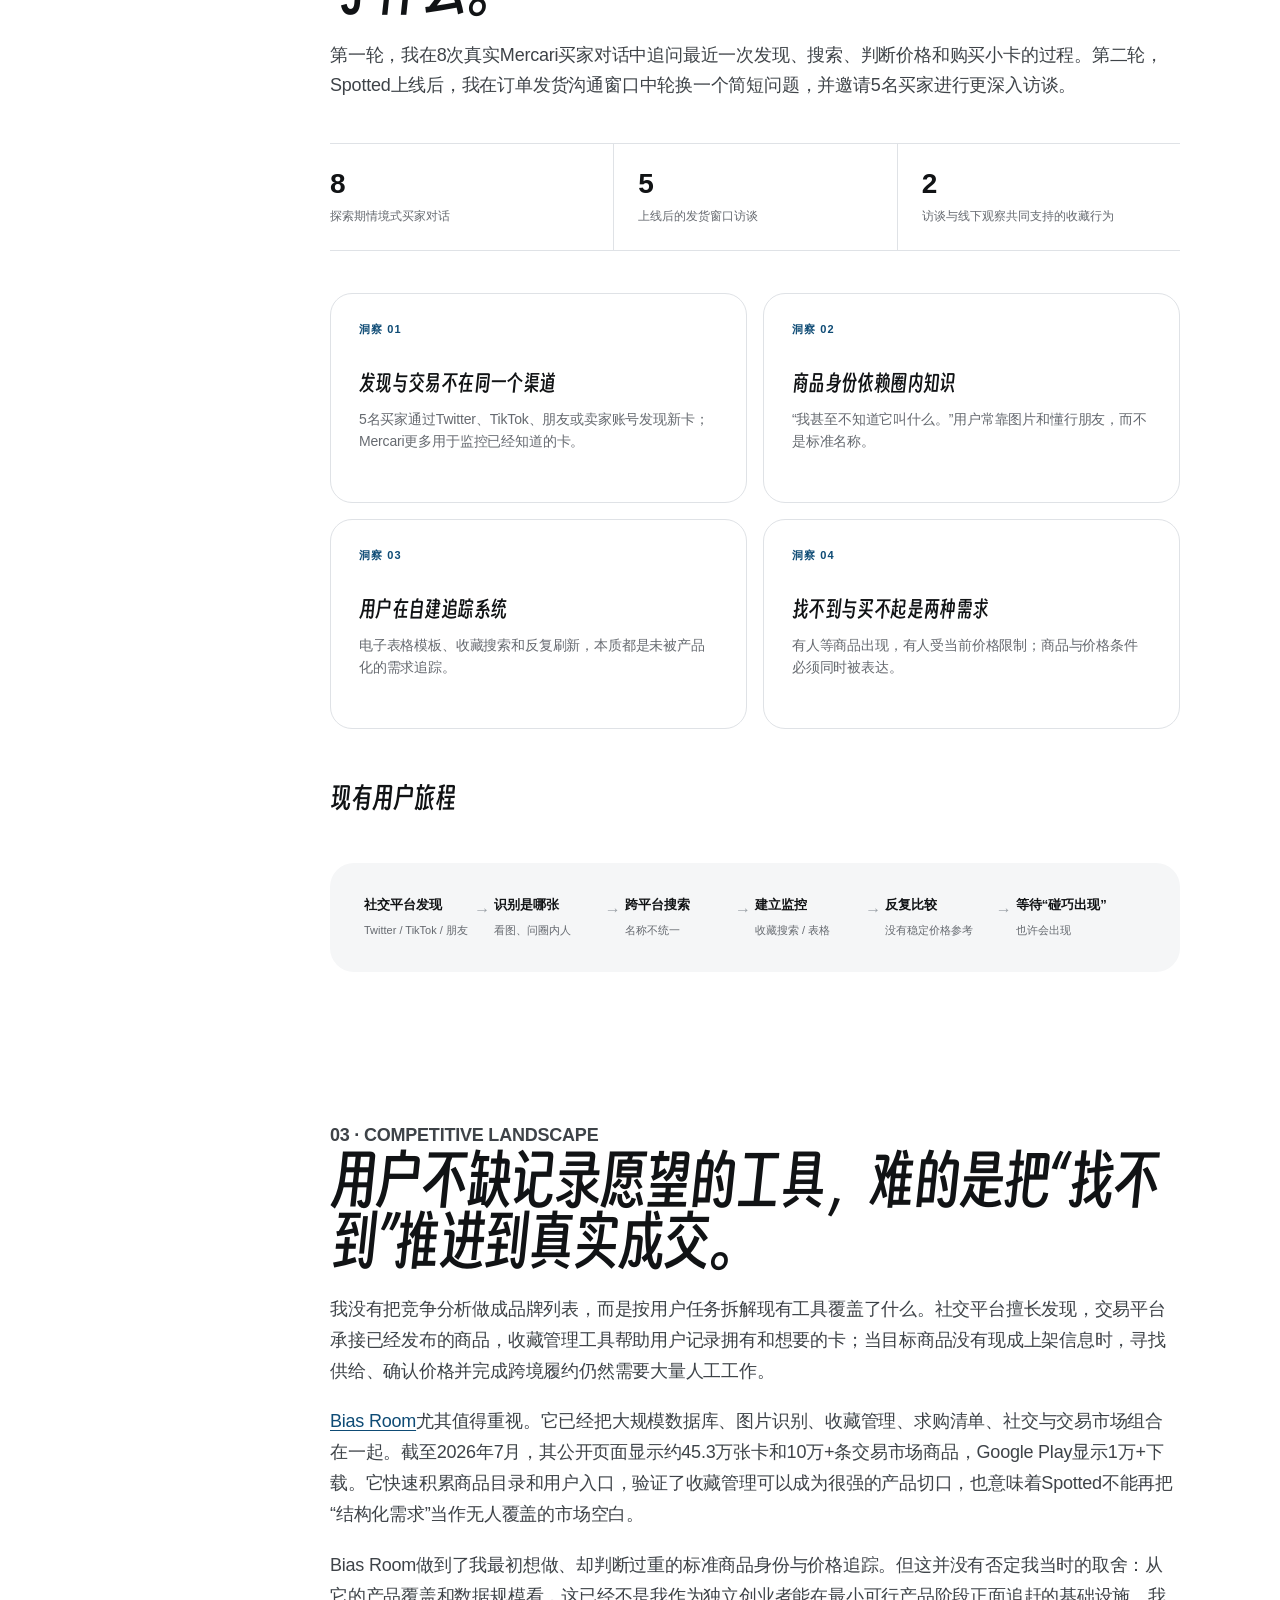
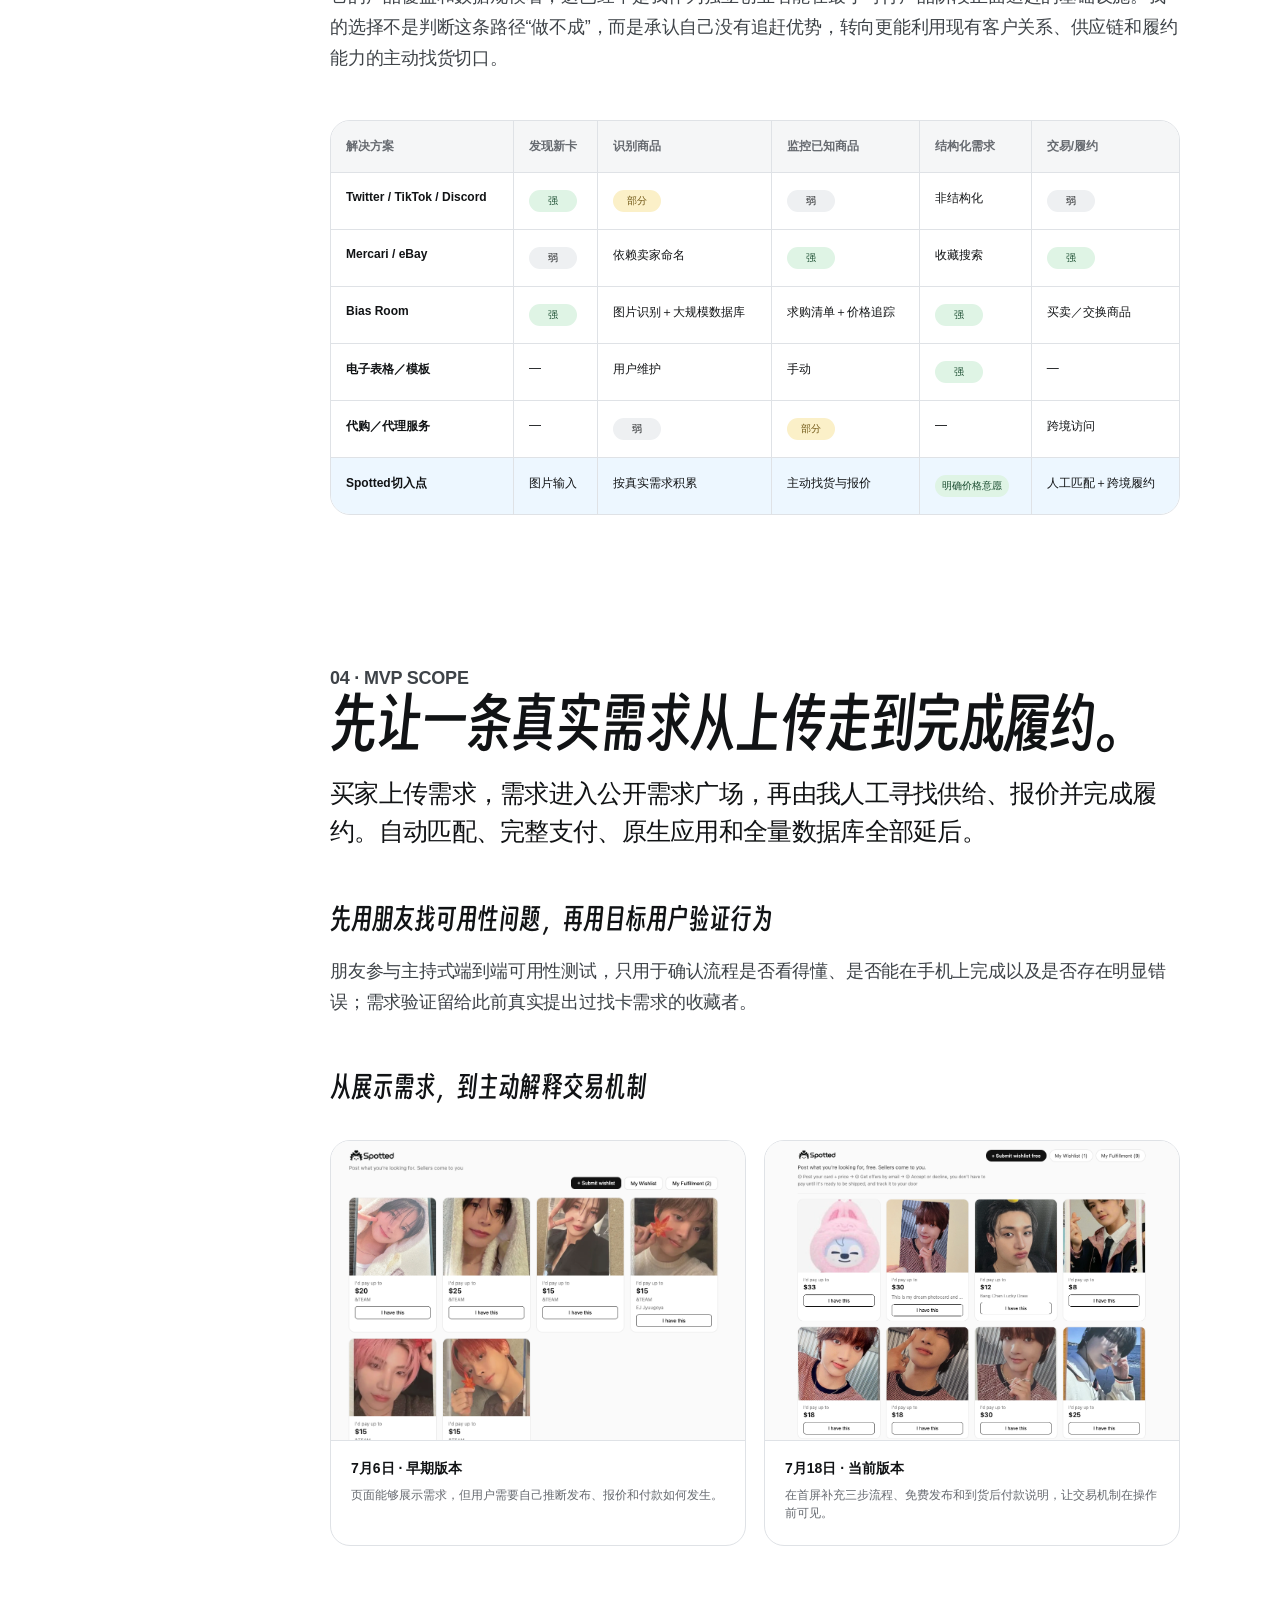
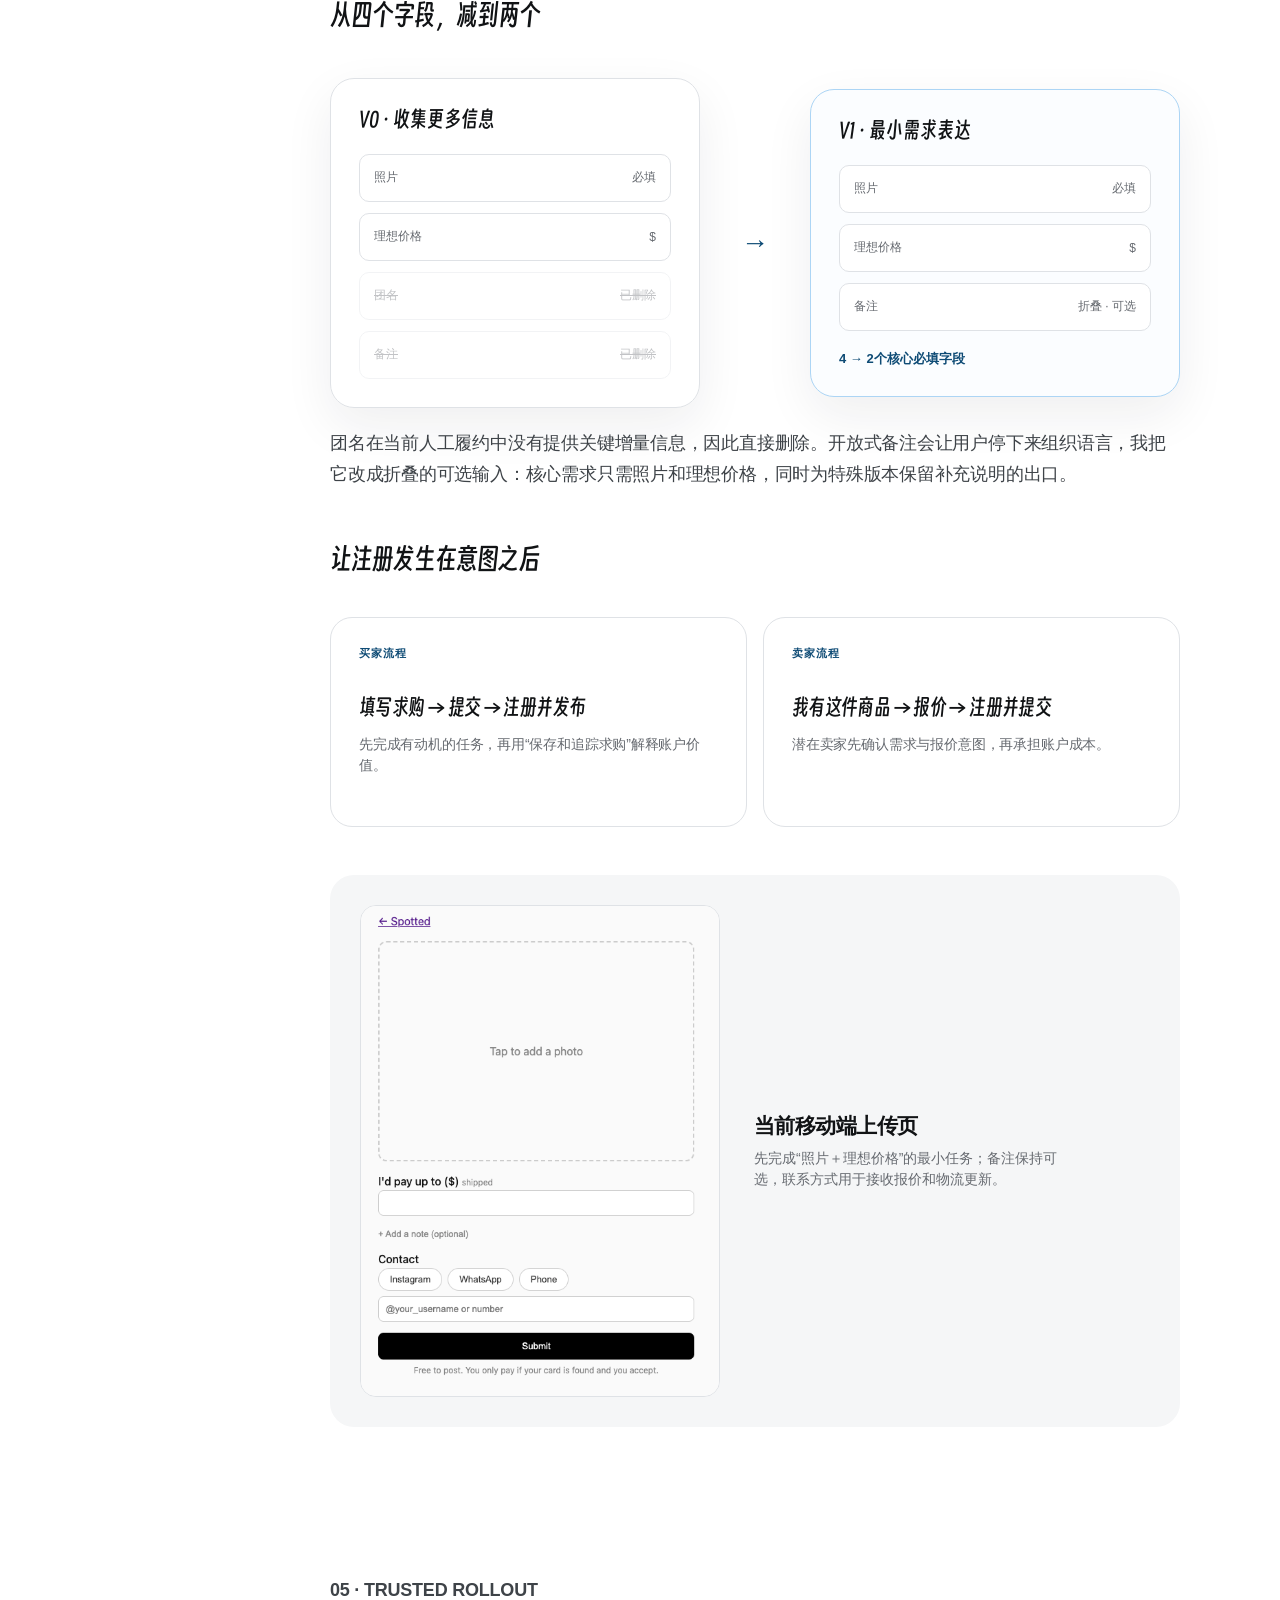
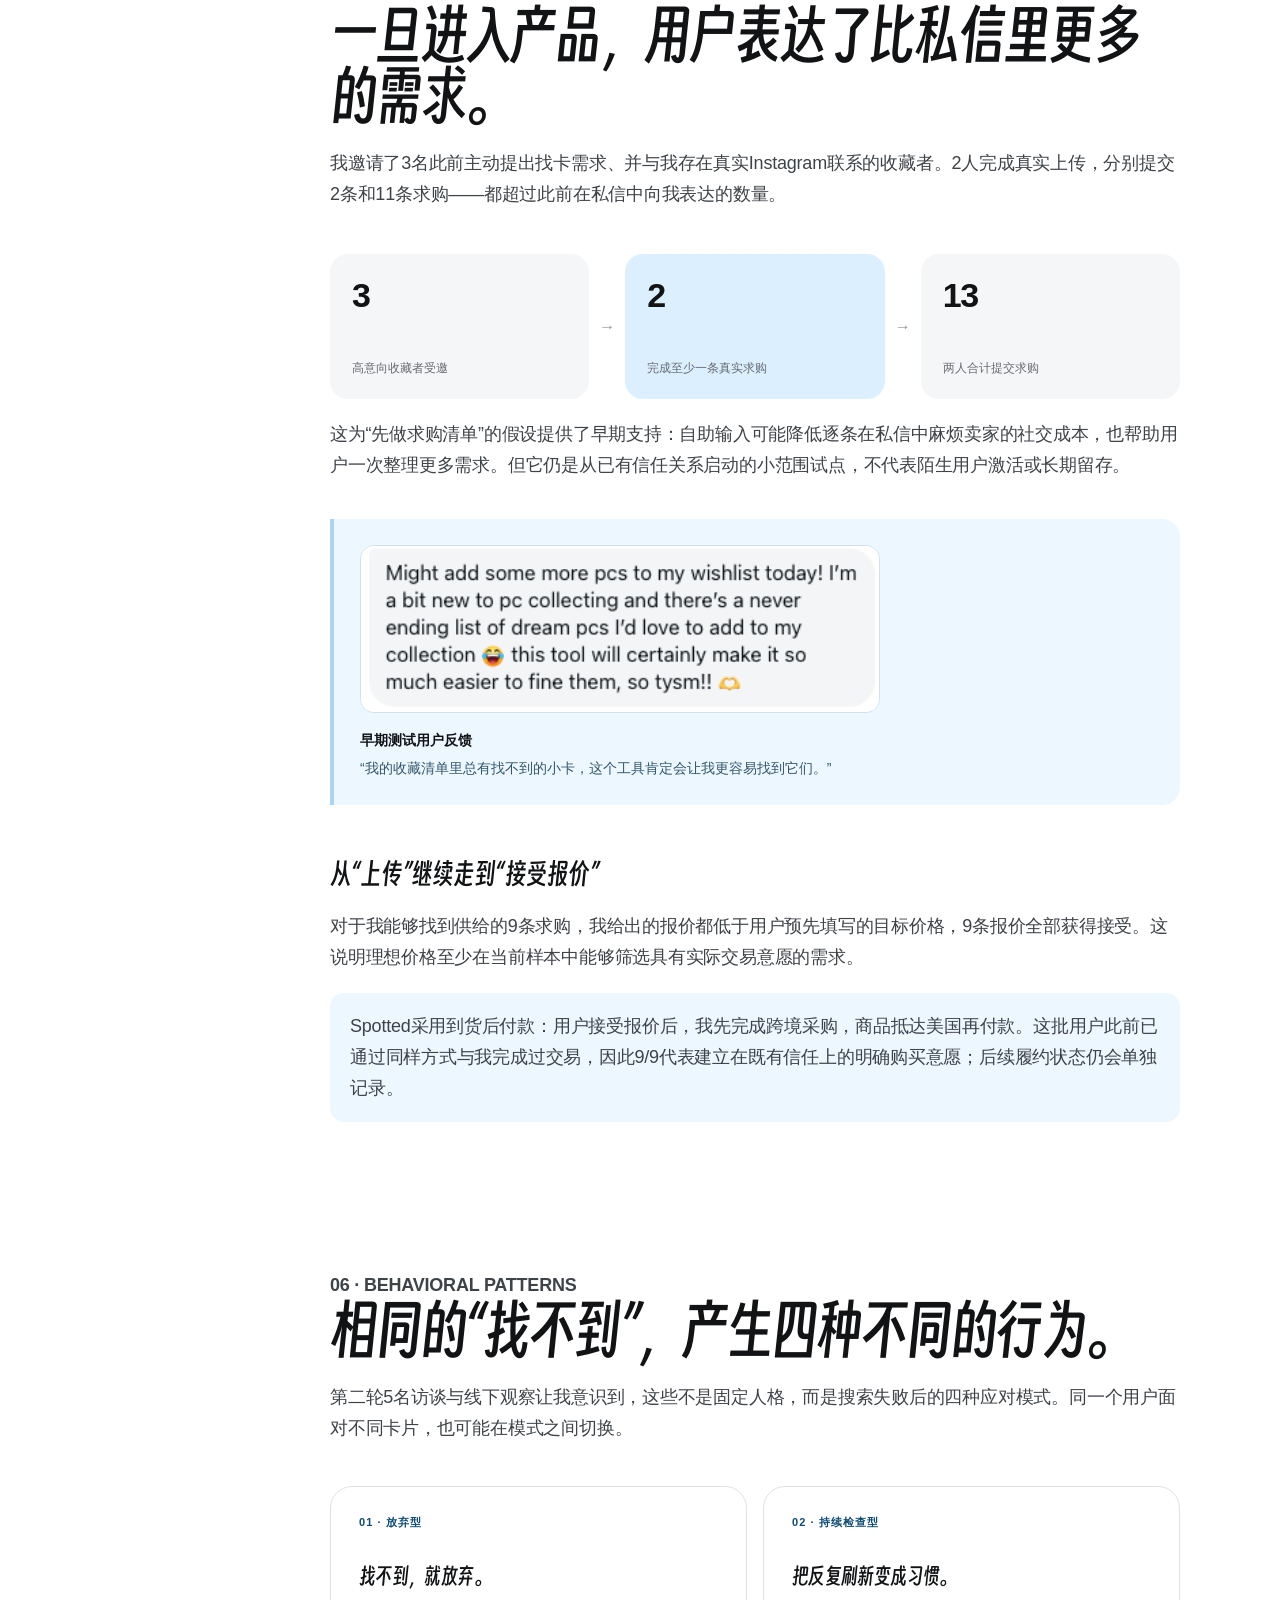
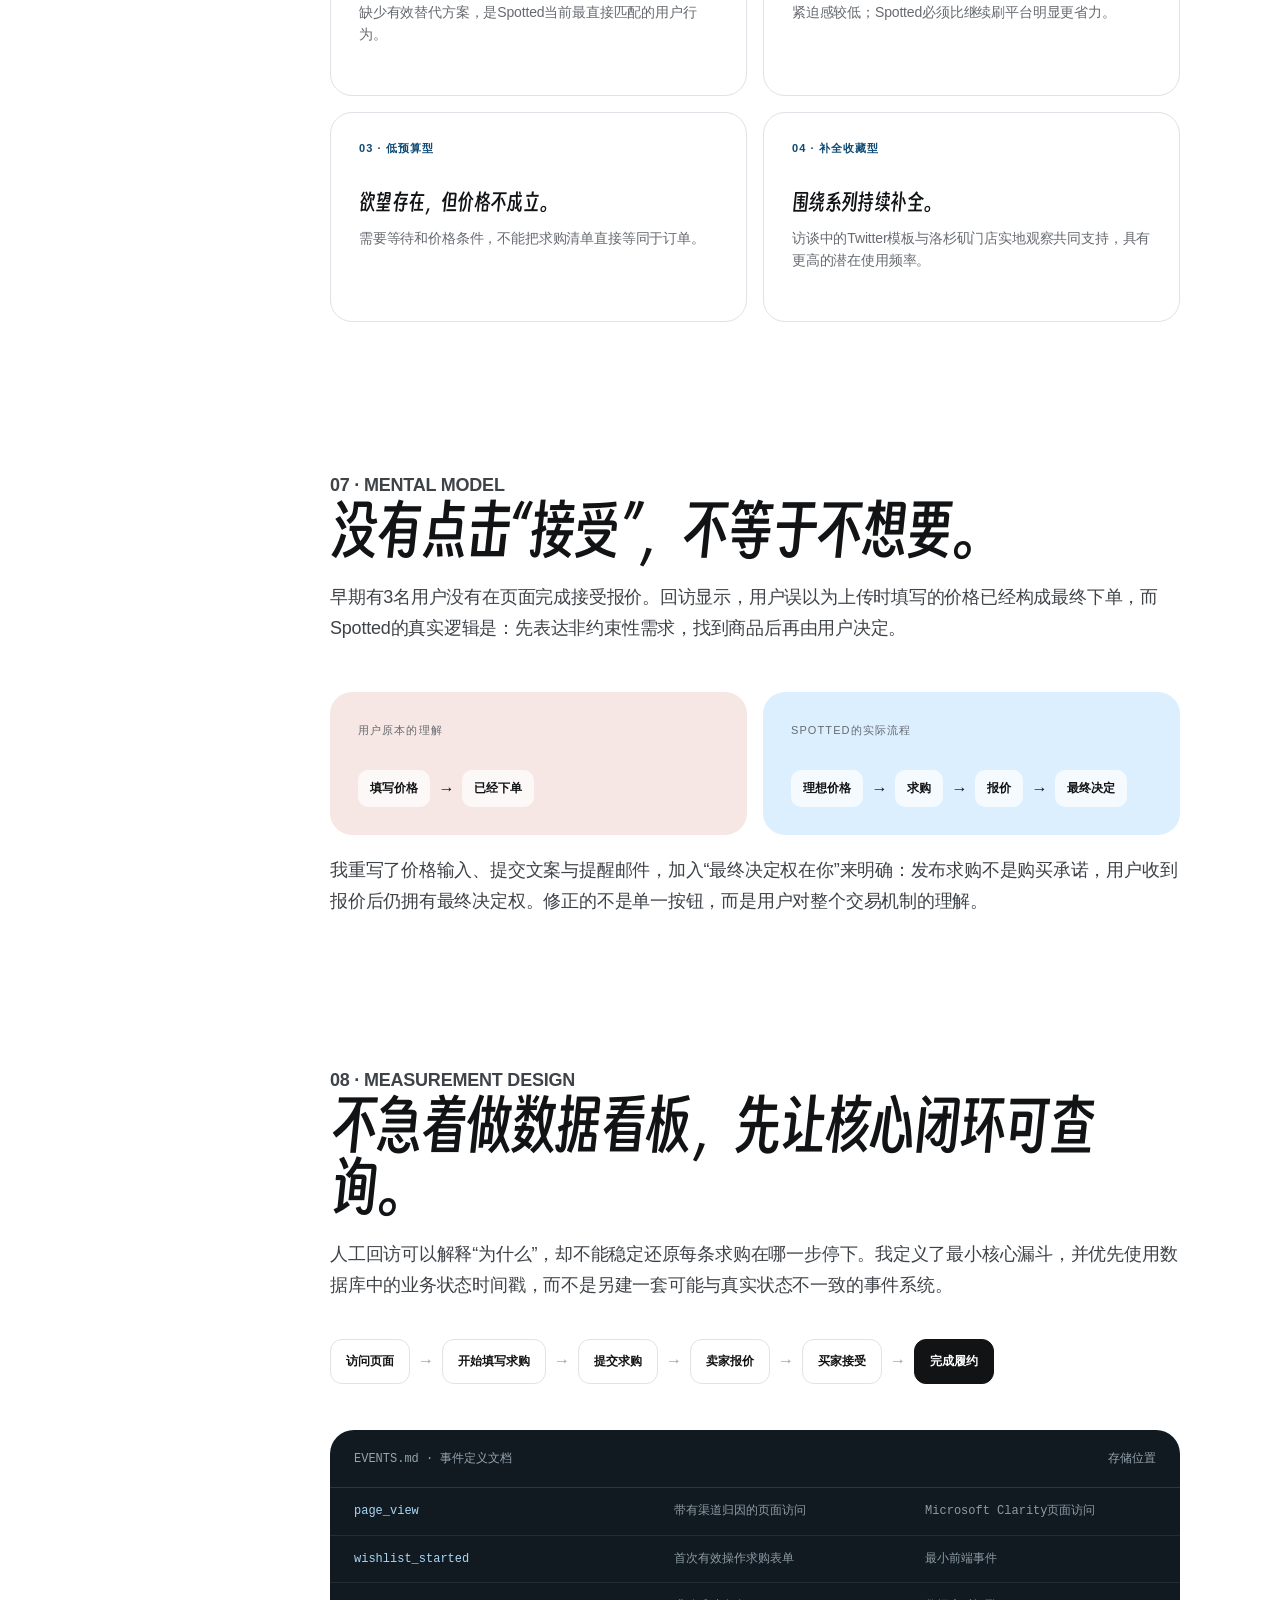
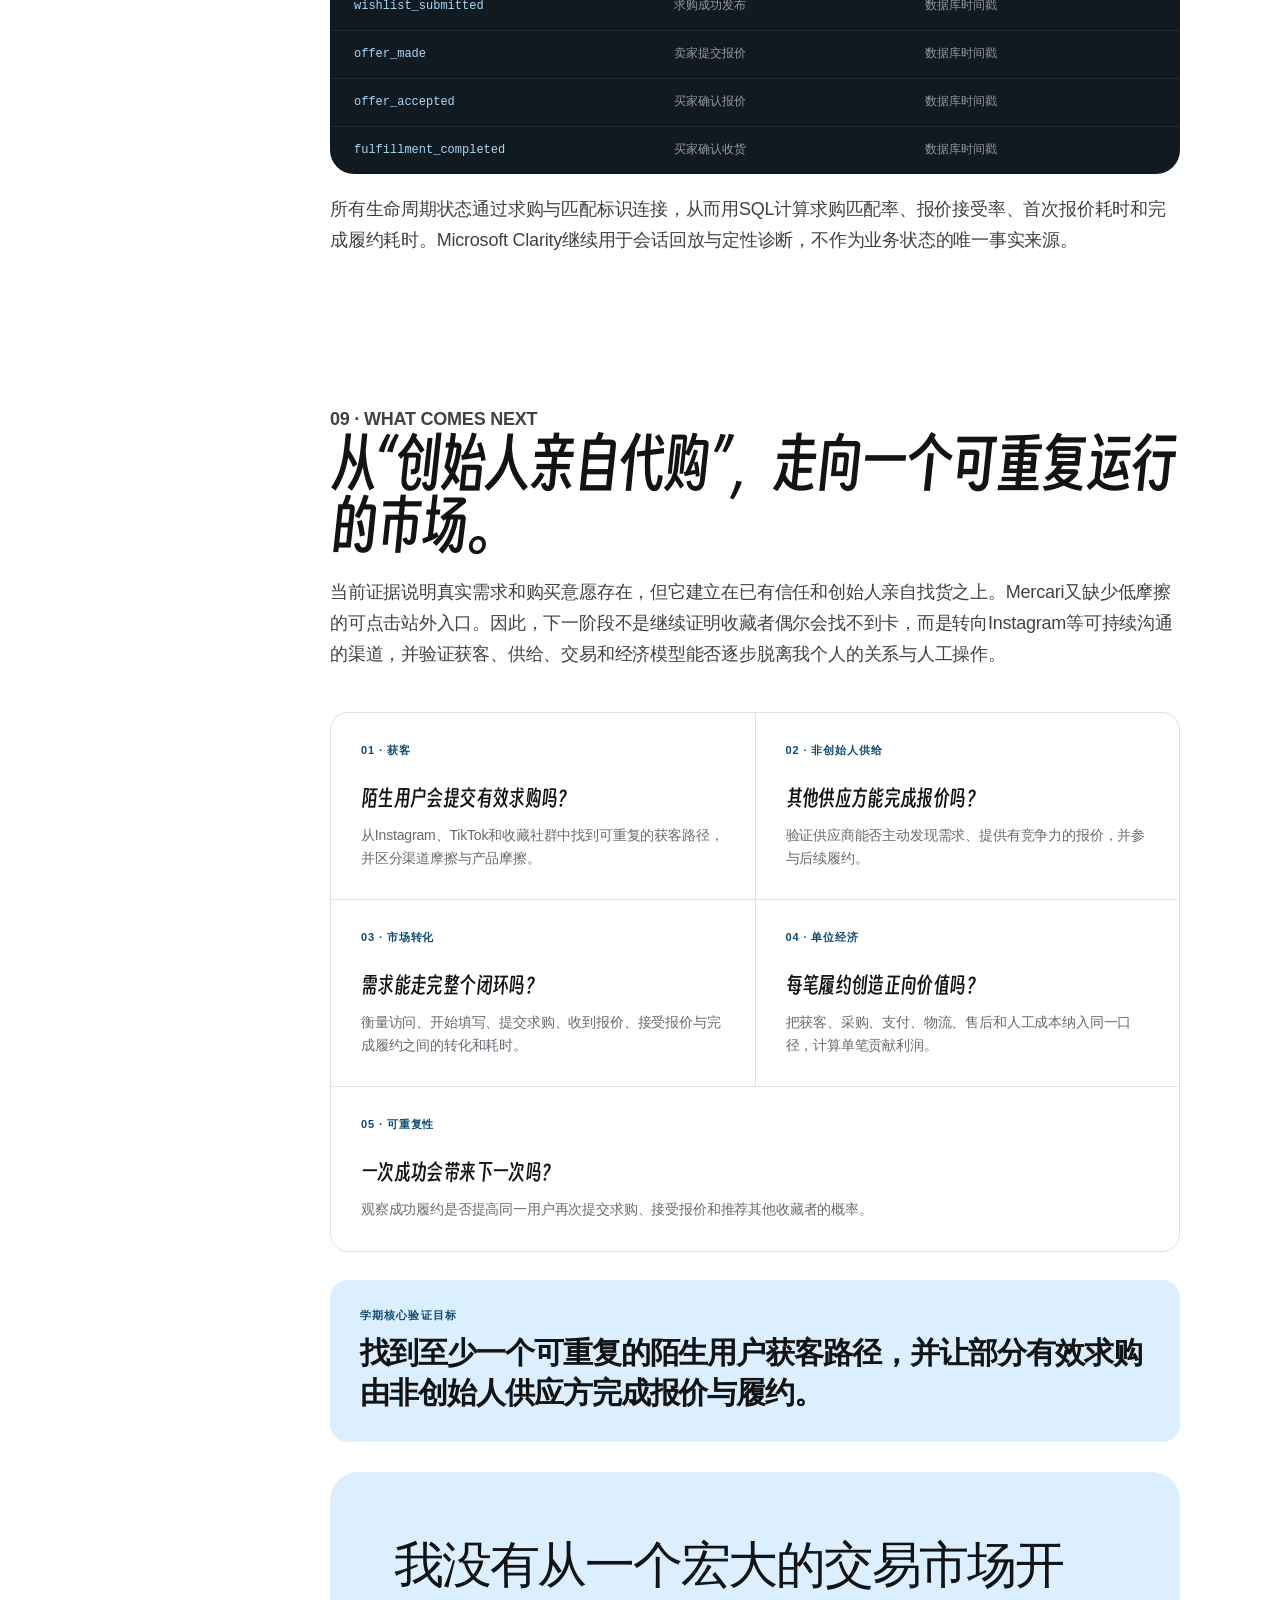
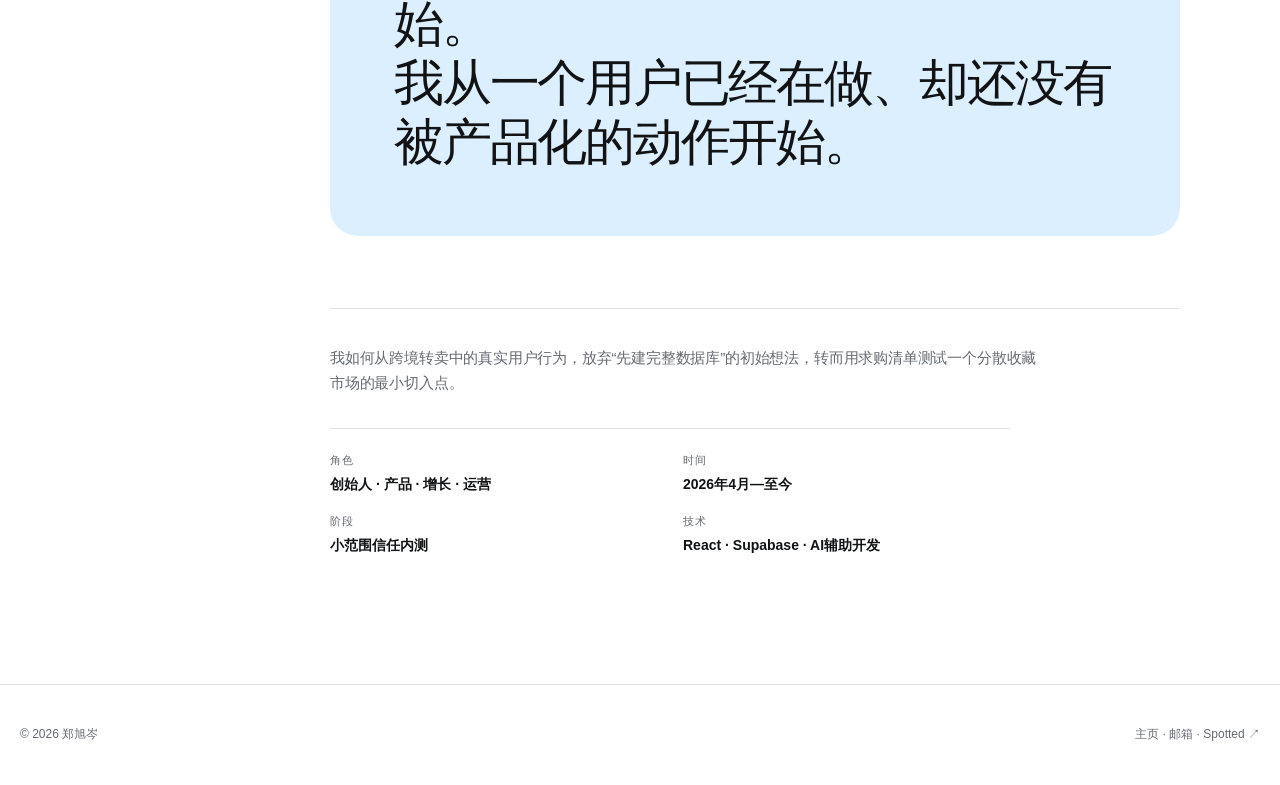
<file: portfolio/spotted/index.html>
<!doctype html>
<html lang="zh-CN">
<head>
  <meta charset="utf-8">
  <meta name="viewport" content="width=device-width, initial-scale=1">
  <meta name="description" content="Spotted产品案例：从跨境收藏交易中的真实行为，定义、构建并验证一个需求优先型交易市场。">
  <title>Spotted产品案例 — 郑旭岑</title>
  <link rel="icon" href="../assets/favicon.svg" type="image/svg+xml">
  <link rel="stylesheet" href="../styles.css">
</head>
<body>
  <div class="case-progress" aria-hidden="true"></div>
  <a class="skip-link" href="#case-main">跳到正文</a>
  <header class="site-header">
    <nav class="nav" aria-label="主导航">
      <a class="brand" href="../index.html"><span class="brand-mark">郑</span><span>郑旭岑</span></a>
      <button class="mobile-menu" type="button" aria-label="打开导航" aria-expanded="false">☰</button>
      <div class="nav-links">
        <a href="./en/">EN</a>
        <a href="../index.html#work">项目</a>
        <a href="../index.html#about">关于</a>
        <a href="../assets/Dominique_Zheng_Resume.pdf" target="_blank" rel="noreferrer">简历</a>
        <a class="nav-cta" href="mailto:xucenzhe@usc.edu">联系我 ↗</a>
      </div>
    </nav>
  </header>

  <main id="case-main">
    <section class="case-hero">
      <a class="case-back" href="../index.html">← 返回项目</a>
      <div class="case-hero-grid case-title-only">
        <div>
          <p class="eyebrow">0→1 Marketplace · Founder case</p>
          <h1>Spotted<span>让需求先<br>被看见。</span></h1>
          <p class="case-hero-definition">一个面向美国K-pop收藏者的跨境求购产品。用户上传图片和理想价格，Spotted负责找货、报价与履约。</p>
        </div>
      </div>
    </section>

    <section class="case-cover spotted-zh-cover" aria-label="Spotted核心命题">
      <div class="orbit"></div><div class="orbit two"></div>
      <div class="case-cover-copy">
        <p class="eyebrow">The wedge</p>
        <h2 class="spotted-zh-cover-title">供给可以被搜索，<br>需求却不可见。</h2>
        <p class="case-cover-description">收藏者的需求散落在收藏搜索、表格、群聊和人的记忆里。Spotted从一张图片和一个目标价格开始，把需求变成可匹配的求购。</p>
      </div>
    </section>

    <section class="metric-wrap" aria-label="核心证据">
      <div class="metrics">
        <div class="metric"><strong>126</strong><span>上线首月累计真实求购需求</span></div>
        <div class="metric"><strong>多笔</strong><span>外部卖家独立匹配与履约</span></div>
        <div class="metric"><strong>116</strong><span>单条真实找卡案例转发</span></div>
        <div class="metric"><strong>14</strong><span>结构化买家访谈</span></div>
      </div>
      <p class="metric-note">口径说明：另有200+笔订单、约$3.4K GMV来自我经营的跨境转售业务，用于市场观察与需求验证，不计入Spotted平台交易数据。</p>
    </section>

    <div class="case-layout">
      <aside class="case-toc" aria-label="文章目录">
        <p>案例目录</p>
        <a href="#background">01 背景与初始假设</a>
        <a href="#research">02 用户研究</a>
        <a href="#landscape">03 竞争格局</a>
        <a href="#mvp">04 最小产品与迭代</a>
        <a href="#pilot">05 真实用户试点</a>
        <a href="#patterns">06 四种行为模式</a>
        <a href="#mental-model">07 心智模型修正</a>
        <a href="#measurement">08 最小数据系统</a>
        <a href="#proof">09 下一阶段验证</a>
      </aside>

      <article class="case-main">
        <section class="case-section fade-up" id="background">
          <p class="section-kicker">01 · Background</p>
          <h2>我先进入交易，再定义产品。</h2>
          <p class="lead">在经营K-pop收藏品跨境转卖的前两个月，我发现这个市场的问题不只是“商品在哪里卖”，而是商品身份、命名、价格信息和交易渠道都高度分散。</p>
          <p>我的第一反应是建设收藏品基础设施：统一同一张卡的标准商品身份、积累交易价格，再帮助用户识别散落在不同平台的商品信息。</p>

          <div class="model-grid">
            <div class="model-card"><span>参考案例 01</span><h4>Discogs</h4><p>通过社区共创维护标准商品与发行版本。</p></div>
            <div class="model-card"><span>参考案例 02</span><h4>TCGplayer</h4><p>用标准商品目录连接交易与价格追踪。</p></div>
            <div class="model-card"><span>参考案例 03</span><h4>StockX</h4><p>标准化商品、市场价格与交易机制。</p></div>
            <div class="model-card"><span>现实限制</span><h4>K-pop发新太快，也太碎。</h4><p>版本、特典与地区限定高速增加；在不知道哪些卡有真实需求前，全量整理成本极高。</p></div>
          </div>

          <blockquote class="pull-quote">基础设施机会可能是真的，但它不是第一天就能给用户价值的切口。</blockquote>
        </section>

        <section class="case-section fade-up" id="research">
          <p class="section-kicker">02 · Contextual research</p>
          <h2>不问“你的痛点是什么”，问上一次你具体做了什么。</h2>
          <p>第一轮，我在8次真实Mercari买家对话中追问最近一次发现、搜索、判断价格和购买小卡的过程。第二轮，Spotted上线后，我在订单发货沟通窗口中轮换一个简短问题，并邀请5名买家进行更深入访谈。</p>

          <div class="research-strip">
            <div class="research-cell"><strong>8</strong><span>探索期情境式买家对话</span></div>
            <div class="research-cell"><strong>5</strong><span>上线后的发货窗口访谈</span></div>
            <div class="research-cell"><strong>2</strong><span>访谈与线下观察共同支持的收藏行为</span></div>
          </div>

          <div class="insight-grid">
            <div class="insight-card"><span>洞察 01</span><h4>发现与交易不在同一个渠道</h4><p>5名买家通过Twitter、TikTok、朋友或卖家账号发现新卡；Mercari更多用于监控已经知道的卡。</p></div>
            <div class="insight-card"><span>洞察 02</span><h4>商品身份依赖圈内知识</h4><p>“我甚至不知道它叫什么。”用户常靠图片和懂行朋友，而不是标准名称。</p></div>
            <div class="insight-card"><span>洞察 03</span><h4>用户在自建追踪系统</h4><p>电子表格模板、收藏搜索和反复刷新，本质都是未被产品化的需求追踪。</p></div>
            <div class="insight-card"><span>洞察 04</span><h4>找不到与买不起是两种需求</h4><p>有人等商品出现，有人受当前价格限制；商品与价格条件必须同时被表达。</p></div>
          </div>

          <h3>现有用户旅程</h3>
          <div class="journey" aria-label="收藏者现有寻找流程">
            <div class="journey-row">
              <div class="journey-step"><b>社交平台发现</b><small>Twitter / TikTok / 朋友</small></div>
              <div class="journey-step"><b>识别是哪张</b><small>看图、问圈内人</small></div>
              <div class="journey-step"><b>跨平台搜索</b><small>名称不统一</small></div>
              <div class="journey-step"><b>建立监控</b><small>收藏搜索 / 表格</small></div>
              <div class="journey-step"><b>反复比较</b><small>没有稳定价格参考</small></div>
              <div class="journey-step"><b>等待“碰巧出现”</b><small>也许会出现</small></div>
            </div>
          </div>
        </section>

        <section class="case-section fade-up" id="landscape">
          <p class="section-kicker">03 · Competitive landscape</p>
          <h2>用户不缺记录愿望的工具，难的是把“找不到”推进到真实成交。</h2>
          <p>我没有把竞争分析做成品牌列表，而是按用户任务拆解现有工具覆盖了什么。社交平台擅长发现，交易平台承接已经发布的商品，收藏管理工具帮助用户记录拥有和想要的卡；当目标商品没有现成上架信息时，寻找供给、确认价格并完成跨境履约仍然需要大量人工工作。</p>

          <p><a class="inline-source" href="https://biasroom.com/kpop-photocard-collector" target="_blank" rel="noreferrer">Bias Room</a>尤其值得重视。它已经把大规模数据库、图片识别、收藏管理、求购清单、社交与交易市场组合在一起。截至2026年7月，其公开页面显示约45.3万张卡和10万+条交易市场商品，Google Play显示1万+下载。它快速积累商品目录和用户入口，验证了收藏管理可以成为很强的产品切口，也意味着Spotted不能再把“结构化需求”当作无人覆盖的市场空白。</p>

          <p>Bias Room做到了我最初想做、却判断过重的标准商品身份与价格追踪。但这并没有否定我当时的取舍：从它的产品覆盖和数据规模看，这已经不是我作为独立创业者能在最小可行产品阶段正面追赶的基础设施。我的选择不是判断这条路径“做不成”，而是承认自己没有追赶优势，转向更能利用现有客户关系、供应链和履约能力的主动找货切口。</p>

          <div class="landscape">
            <table>
              <thead><tr><th>解决方案</th><th>发现新卡</th><th>识别商品</th><th>监控已知商品</th><th>结构化需求</th><th>交易/履约</th></tr></thead>
              <tbody>
                <tr><td>Twitter / TikTok / Discord</td><td><span class="signal good">强</span></td><td><span class="signal partial">部分</span></td><td><span class="signal">弱</span></td><td>非结构化</td><td><span class="signal">弱</span></td></tr>
                <tr><td>Mercari / eBay</td><td><span class="signal">弱</span></td><td>依赖卖家命名</td><td><span class="signal good">强</span></td><td>收藏搜索</td><td><span class="signal good">强</span></td></tr>
                <tr><td>Bias Room</td><td><span class="signal good">强</span></td><td>图片识别＋大规模数据库</td><td>求购清单＋价格追踪</td><td><span class="signal good">强</span></td><td>买卖／交换商品</td></tr>
                <tr><td>电子表格／模板</td><td>—</td><td>用户维护</td><td>手动</td><td><span class="signal good">强</span></td><td>—</td></tr>
                <tr><td>代购／代理服务</td><td>—</td><td><span class="signal">弱</span></td><td><span class="signal partial">部分</span></td><td>—</td><td>跨境访问</td></tr>
                <tr class="spotted-row"><td>Spotted切入点</td><td>图片输入</td><td>按真实需求积累</td><td>主动找货与报价</td><td><span class="signal good">明确价格意愿</span></td><td>人工匹配＋跨境履约</td></tr>
              </tbody>
            </table>
          </div>
        </section>

        <section class="case-section fade-up" id="mvp">
          <p class="section-kicker">04 · MVP scope</p>
          <h2>先让一条真实需求从上传走到完成履约。</h2>
          <p class="lead">买家上传需求，需求进入公开需求广场，再由我人工寻找供给、报价并完成履约。自动匹配、完整支付、原生应用和全量数据库全部延后。</p>

          <h3>先用朋友找可用性问题，再用目标用户验证行为</h3>
          <p>朋友参与主持式端到端可用性测试，只用于确认流程是否看得懂、是否能在手机上完成以及是否存在明显错误；需求验证留给此前真实提出过找卡需求的收藏者。</p>

          <h3>从展示需求，到主动解释交易机制</h3>
          <div class="product-evolution" aria-label="Spotted主页迭代前后对比">
            <figure>
              <div class="product-shot-frame"><img src="../assets/spotted-board-july-06.png" alt="2026年7月6日的Spotted早期主页，显示公开求购卡片和我有这件商品按钮"></div>
              <figcaption><strong>7月6日 · 早期版本</strong><span>页面能够展示需求，但用户需要自己推断发布、报价和付款如何发生。</span></figcaption>
            </figure>
            <figure>
              <div class="product-shot-frame"><img src="../assets/spotted-board-july-18.png" alt="2026年7月18日的Spotted主页，顶部新增免费发布、邮件报价、最终决定权和到货付款说明"></div>
              <figcaption><strong>7月18日 · 当前版本</strong><span>在首屏补充三步流程、免费发布和到货后付款说明，让交易机制在操作前可见。</span></figcaption>
            </figure>
          </div>

          <h3>从四个字段，减到两个</h3>
          <div class="form-compare">
            <div class="form-card">
              <h4>V0 · 收集更多信息</h4>
              <div class="fake-field">照片 <span>必填</span></div>
              <div class="fake-field">理想价格 <span>$</span></div>
              <div class="fake-field removed">团名 <span>已删除</span></div>
              <div class="fake-field removed">备注 <span>已删除</span></div>
            </div>
            <div class="compare-arrow">→</div>
            <div class="form-card after">
              <h4>V1 · 最小需求表达</h4>
              <div class="fake-field">照片 <span>必填</span></div>
              <div class="fake-field">理想价格 <span>$</span></div>
              <div class="fake-field">备注 <span>折叠 · 可选</span></div>
              <div class="reduction">4 → 2个核心必填字段</div>
            </div>
          </div>
          <p>团名在当前人工履约中没有提供关键增量信息，因此直接删除。开放式备注会让用户停下来组织语言，我把它改成折叠的可选输入：核心需求只需照片和理想价格，同时为特殊版本保留补充说明的出口。</p>

          <h3>让注册发生在意图之后</h3>
          <div class="evidence-grid">
            <div class="evidence-card"><span>买家流程</span><h4>填写求购 → 提交 → 注册并发布</h4><p>先完成有动机的任务，再用“保存和追踪求购”解释账户价值。</p></div>
            <div class="evidence-card"><span>卖家流程</span><h4>我有这件商品 → 报价 → 注册并提交</h4><p>潜在卖家先确认需求与报价意图，再承担账户成本。</p></div>
          </div>

          <figure class="product-shot-single">
            <div class="product-shot-frame phone"><img src="../assets/spotted-upload-current.png" alt="Spotted当前移动端上传页面，只要求照片和目标价格，备注折叠为可选项"></div>
            <figcaption><strong>当前移动端上传页</strong><span>先完成“照片＋理想价格”的最小任务；备注保持可选，联系方式用于接收报价和物流更新。</span></figcaption>
          </figure>
        </section>

        <section class="case-section fade-up" id="pilot">
          <p class="section-kicker">05 · Trusted rollout</p>
          <h2>一旦进入产品，用户表达了比私信里更多的需求。</h2>
          <p>我邀请了3名此前主动提出找卡需求、并与我存在真实Instagram联系的收藏者。2人完成真实上传，分别提交2条和11条求购——都超过此前在私信中向我表达的数量。</p>

          <div class="funnel" aria-label="早期用户漏斗">
            <div class="funnel-step"><strong>3</strong><span>高意向收藏者受邀</span></div>
            <div class="funnel-arrow">→</div>
            <div class="funnel-step blue"><strong>2</strong><span>完成至少一条真实求购</span></div>
            <div class="funnel-arrow">→</div>
            <div class="funnel-step"><strong>13</strong><span>两人合计提交求购</span></div>
          </div>

          <p>这为“先做求购清单”的假设提供了早期支持：自助输入可能降低逐条在私信中麻烦卖家的社交成本，也帮助用户一次整理更多需求。但它仍是从已有信任关系启动的小范围试点，不代表陌生用户激活或长期留存。</p>

          <figure class="testimonial-evidence">
            <img src="../assets/spotted-testimonial.png" alt="早期测试用户反馈：这个工具会让她更容易找到收藏清单中一直找不到的小卡">
            <figcaption><strong>早期测试用户反馈</strong><span>“我的收藏清单里总有找不到的小卡，这个工具肯定会让我更容易找到它们。”</span></figcaption>
          </figure>

          <h3>从“上传”继续走到“接受报价”</h3>
          <p>对于我能够找到供给的9条求购，我给出的报价都低于用户预先填写的目标价格，9条报价全部获得接受。这说明理想价格至少在当前样本中能够筛选具有实际交易意愿的需求。</p>
          <p class="annotation">Spotted采用到货后付款：用户接受报价后，我先完成跨境采购，商品抵达美国再付款。这批用户此前已通过同样方式与我完成过交易，因此9/9代表建立在既有信任上的明确购买意愿；后续履约状态仍会单独记录。</p>
        </section>

        <section class="case-section fade-up" id="patterns">
          <p class="section-kicker">06 · Behavioral patterns</p>
          <h2>相同的“找不到”，产生四种不同的行为。</h2>
          <p>第二轮5名访谈与线下观察让我意识到，这些不是固定人格，而是搜索失败后的四种应对模式。同一个用户面对不同卡片，也可能在模式之间切换。</p>

          <div class="archetype-grid">
            <div class="archetype-card"><span>01 · 放弃型</span><h4>找不到，就放弃。</h4><p>缺少有效替代方案，是Spotted当前最直接匹配的用户行为。</p></div>
            <div class="archetype-card"><span>02 · 持续检查型</span><h4>把反复刷新变成习惯。</h4><p>紧迫感较低；Spotted必须比继续刷平台明显更省力。</p></div>
            <div class="archetype-card"><span>03 · 低预算型</span><h4>欲望存在，但价格不成立。</h4><p>需要等待和价格条件，不能把求购清单直接等同于订单。</p></div>
            <div class="archetype-card"><span>04 · 补全收藏型</span><h4>围绕系列持续补全。</h4><p>访谈中的Twitter模板与洛杉矶门店实地观察共同支持，具有更高的潜在使用频率。</p></div>
          </div>
        </section>

        <section class="case-section fade-up" id="mental-model">
          <p class="section-kicker">07 · Mental model</p>
          <h2>没有点击“接受”，不等于不想要。</h2>
          <p>早期有3名用户没有在页面完成接受报价。回访显示，用户误以为上传时填写的价格已经构成最终下单，而Spotted的真实逻辑是：先表达非约束性需求，找到商品后再由用户决定。</p>

          <div class="mental-model">
            <div class="mental-card">
              <span>用户原本的理解</span>
              <div class="mental-flow"><b>填写价格</b><i>→</i><b>已经下单</b></div>
            </div>
            <div class="mental-card correct">
              <span>Spotted的实际流程</span>
              <div class="mental-flow"><b>理想价格</b><i>→</i><b>求购</b><i>→</i><b>报价</b><i>→</i><b>最终决定</b></div>
            </div>
          </div>

          <p>我重写了价格输入、提交文案与提醒邮件，加入“最终决定权在你”来明确：发布求购不是购买承诺，用户收到报价后仍拥有最终决定权。修正的不是单一按钮，而是用户对整个交易机制的理解。</p>
        </section>

        <section class="case-section fade-up" id="measurement">
          <p class="section-kicker">08 · Measurement design</p>
          <h2>不急着做数据看板，先让核心闭环可查询。</h2>
          <p>人工回访可以解释“为什么”，却不能稳定还原每条求购在哪一步停下。我定义了最小核心漏斗，并优先使用数据库中的业务状态时间戳，而不是另建一套可能与真实状态不一致的事件系统。</p>

          <div class="north-star" aria-label="核心漏斗">
            <b>访问页面</b><i>→</i><b>开始填写求购</b><i>→</i><b>提交求购</b><i>→</i><b>卖家报价</b><i>→</i><b>买家接受</b><i>→</i><b>完成履约</b>
          </div>

          <div class="taxonomy" aria-label="事件分类示意">
            <div class="taxonomy-head"><span>EVENTS.md · 事件定义文档</span><span>存储位置</span></div>
            <div class="event-row"><code>page_view</code><span>带有渠道归因的页面访问</span><span>Microsoft Clarity页面访问</span></div>
            <div class="event-row"><code>wishlist_started</code><span>首次有效操作求购表单</span><span>最小前端事件</span></div>
            <div class="event-row"><code>wishlist_submitted</code><span>求购成功发布</span><span>数据库时间戳</span></div>
            <div class="event-row"><code>offer_made</code><span>卖家提交报价</span><span>数据库时间戳</span></div>
            <div class="event-row"><code>offer_accepted</code><span>买家确认报价</span><span>数据库时间戳</span></div>
            <div class="event-row"><code>fulfillment_completed</code><span>买家确认收货</span><span>数据库时间戳</span></div>
          </div>

          <p>所有生命周期状态通过求购与匹配标识连接，从而用SQL计算求购匹配率、报价接受率、首次报价耗时和完成履约耗时。Microsoft Clarity继续用于会话回放与定性诊断，不作为业务状态的唯一事实来源。</p>
        </section>

        <section class="case-section fade-up" id="proof">
          <p class="section-kicker">09 · What comes next</p>
          <h2>从“创始人亲自代购”，走向一个可重复运行的市场。</h2>
          <p>当前证据说明真实需求和购买意愿存在，但它建立在已有信任和创始人亲自找货之上。Mercari又缺少低摩擦的可点击站外入口。因此，下一阶段不是继续证明收藏者偶尔会找不到卡，而是转向Instagram等可持续沟通的渠道，并验证获客、供给、交易和经济模型能否逐步脱离我个人的关系与人工操作。</p>

          <div class="validation-grid">
            <div class="validation-card"><span>01 · 获客</span><h4>陌生用户会提交有效求购吗？</h4><p>从Instagram、TikTok和收藏社群中找到可重复的获客路径，并区分渠道摩擦与产品摩擦。</p></div>
            <div class="validation-card"><span>02 · 非创始人供给</span><h4>其他供应方能完成报价吗？</h4><p>验证供应商能否主动发现需求、提供有竞争力的报价，并参与后续履约。</p></div>
            <div class="validation-card"><span>03 · 市场转化</span><h4>需求能走完整个闭环吗？</h4><p>衡量访问、开始填写、提交求购、收到报价、接受报价与完成履约之间的转化和耗时。</p></div>
            <div class="validation-card"><span>04 · 单位经济</span><h4>每笔履约创造正向价值吗？</h4><p>把获客、采购、支付、物流、售后和人工成本纳入同一口径，计算单笔贡献利润。</p></div>
            <div class="validation-card wide"><span>05 · 可重复性</span><h4>一次成功会带来下一次吗？</h4><p>观察成功履约是否提高同一用户再次提交求购、接受报价和推荐其他收藏者的概率。</p></div>
          </div>

          <blockquote class="proof-statement"><span>学期核心验证目标</span>找到至少一个可重复的陌生用户获客路径，并让部分有效求购由非创始人供应方完成报价与履约。</blockquote>

          <div class="case-end">
            <p>我没有从一个宏大的交易市场开始。<br>我从一个用户已经在做、却还没有被产品化的动作开始。</p>
          </div>

          <div class="case-project-details">
            <p>我如何从跨境转卖中的真实用户行为，放弃“先建完整数据库”的初始想法，转而用求购清单测试一个分散收藏市场的最小切入点。</p>
            <div class="case-meta">
              <div><span>角色</span><strong>创始人 · 产品 · 增长 · 运营</strong></div>
              <div><span>时间</span><strong>2026年4月—至今</strong></div>
              <div><span>阶段</span><strong>小范围信任内测</strong></div>
              <div><span>技术</span><strong>React · Supabase · AI辅助开发</strong></div>
            </div>
          </div>
        </section>
      </article>
    </div>
  </main>

  <footer class="site-footer">
    <div class="footer-inner">
      <span>© <span data-year></span> 郑旭岑</span>
      <span><a href="../index.html">主页</a> · <a href="mailto:xucenzhe@usc.edu">邮箱</a> · <a href="https://spotted.blue" target="_blank" rel="noreferrer">Spotted ↗</a></span>
    </div>
  </footer>
  <script src="../script.js"></script>
</body>
</html>
</file>
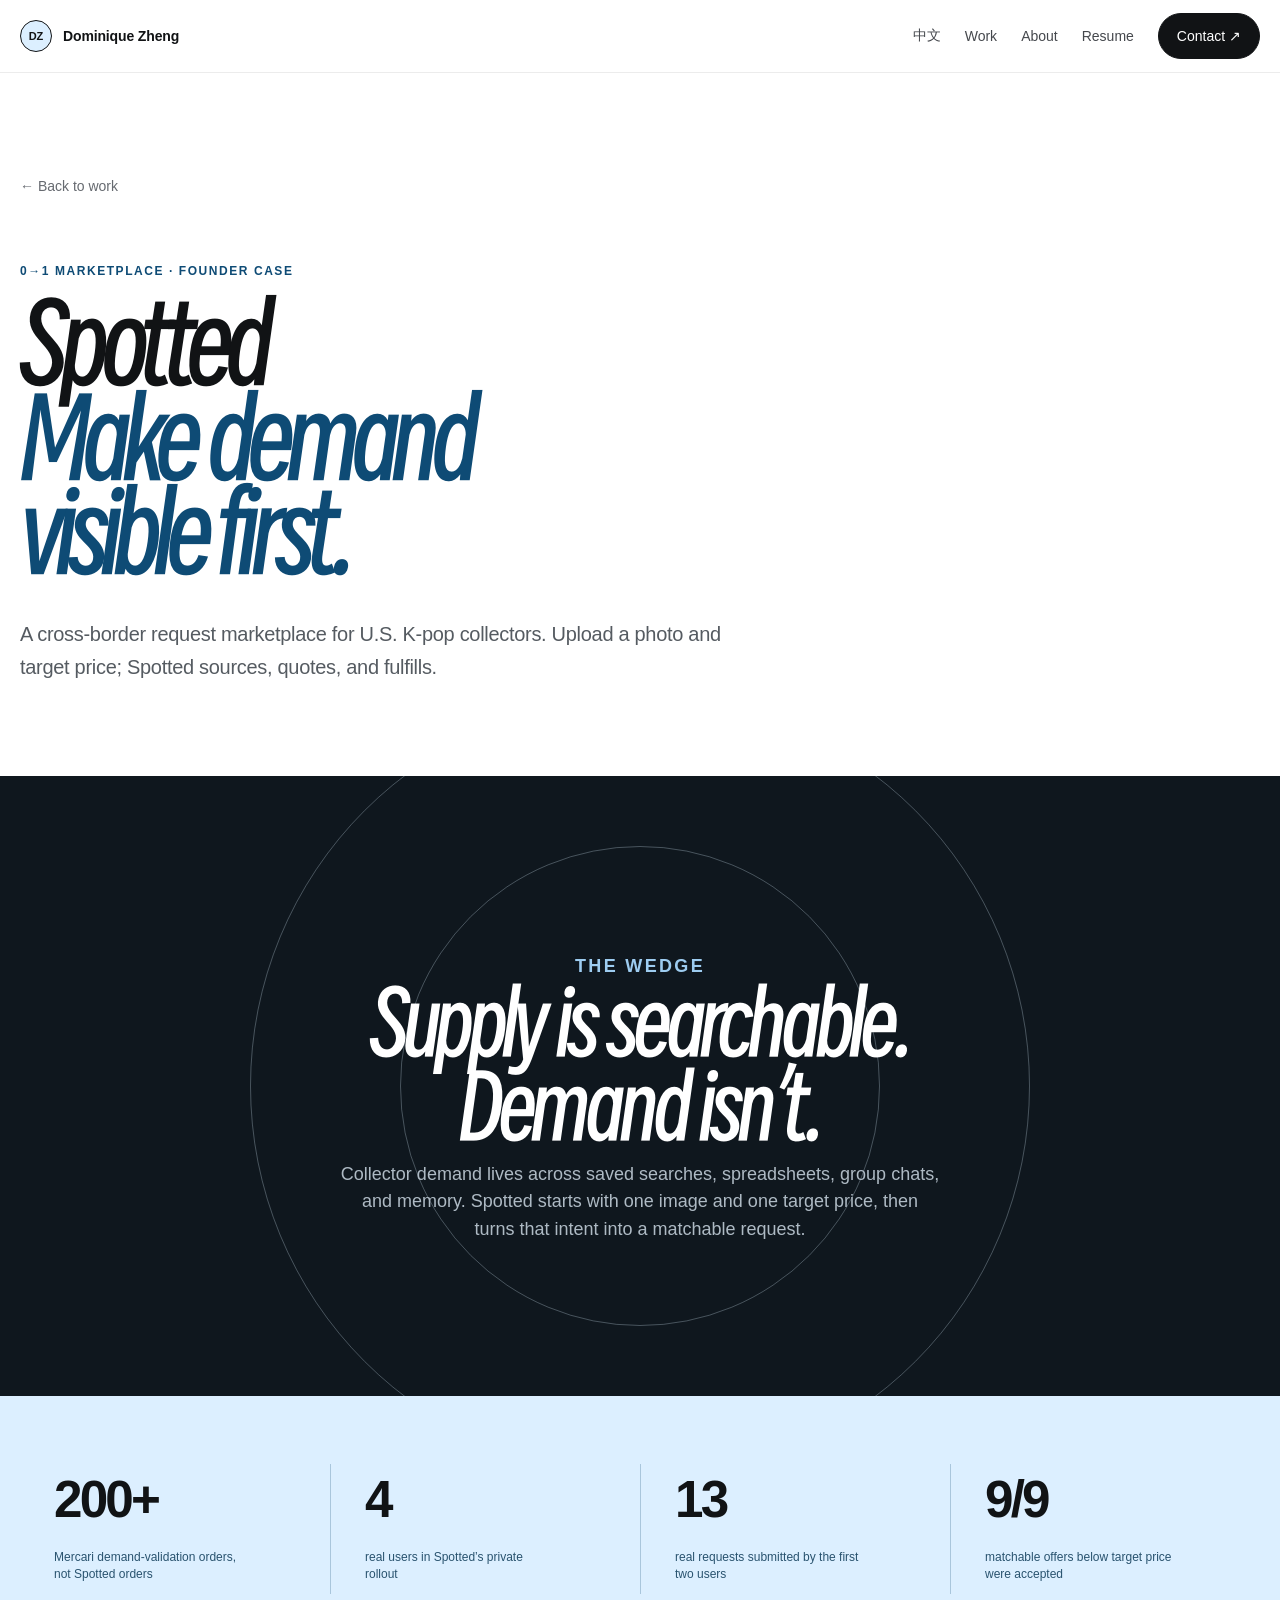
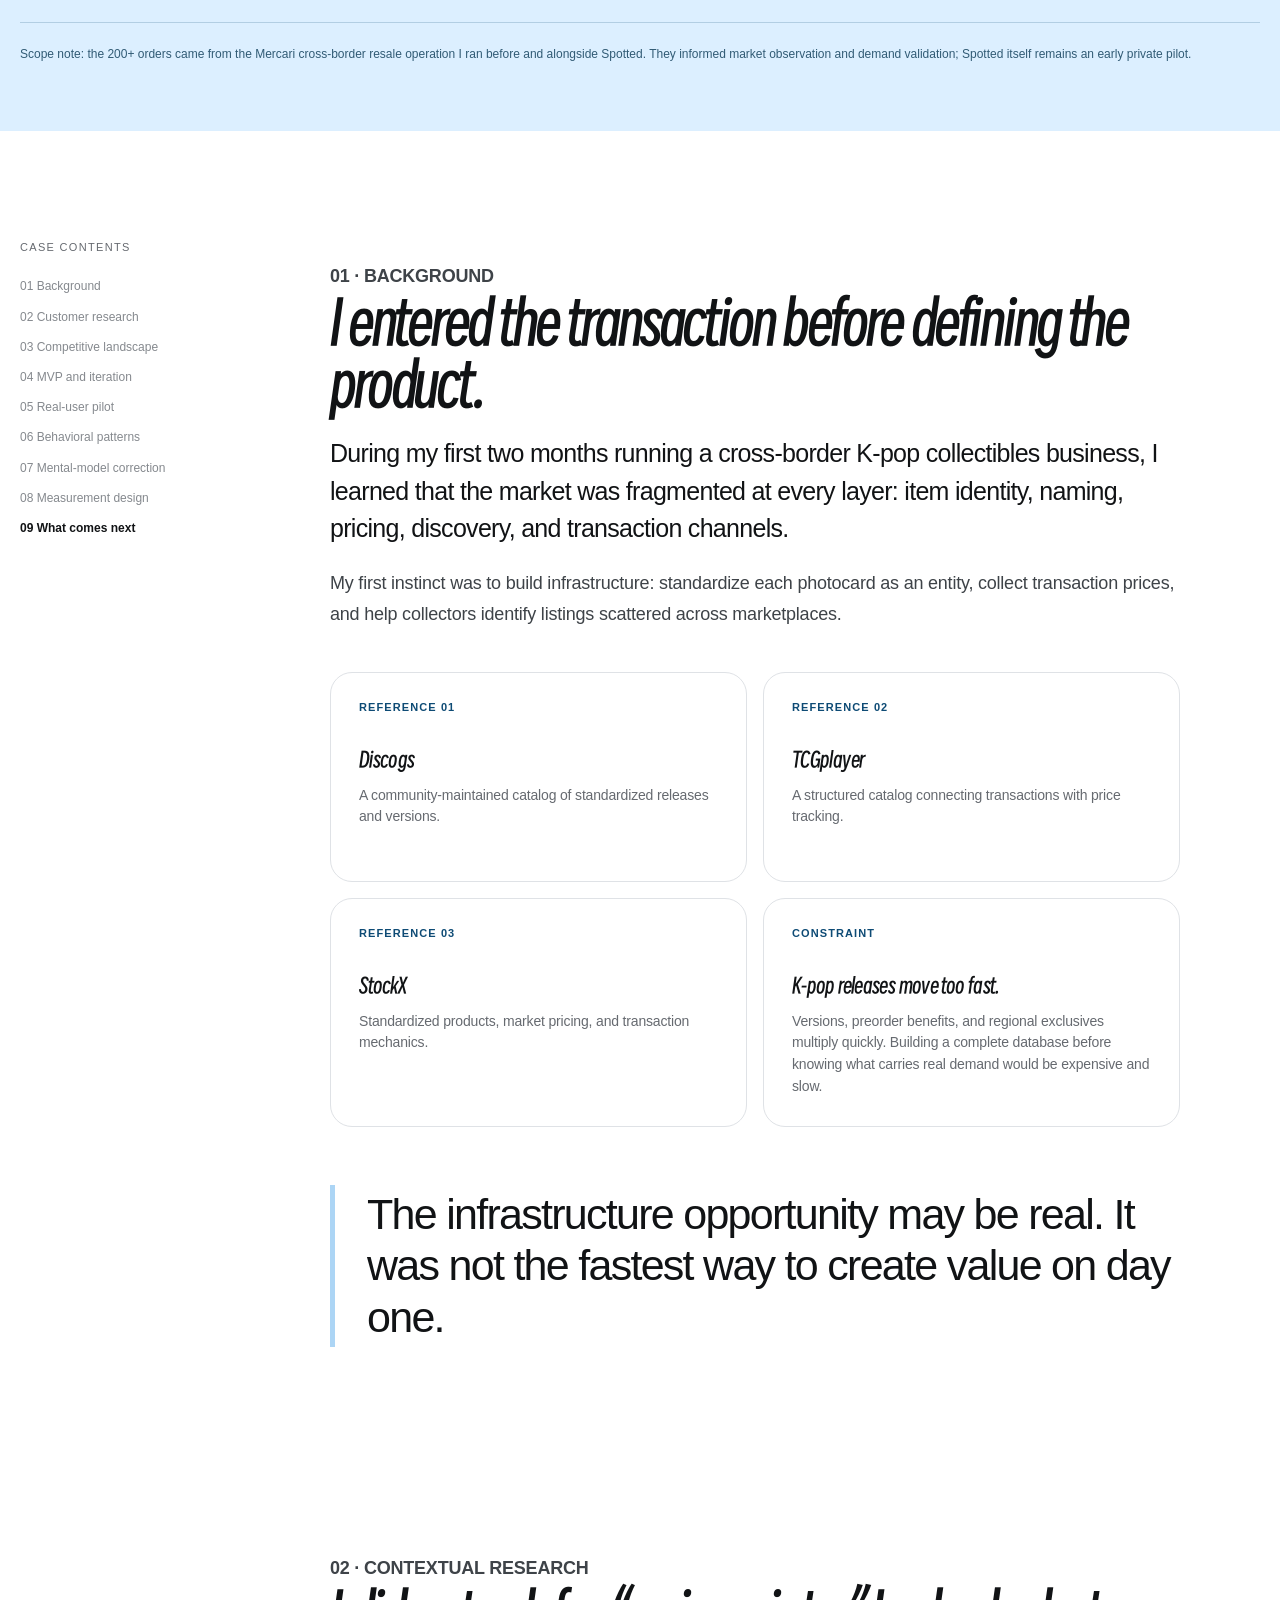
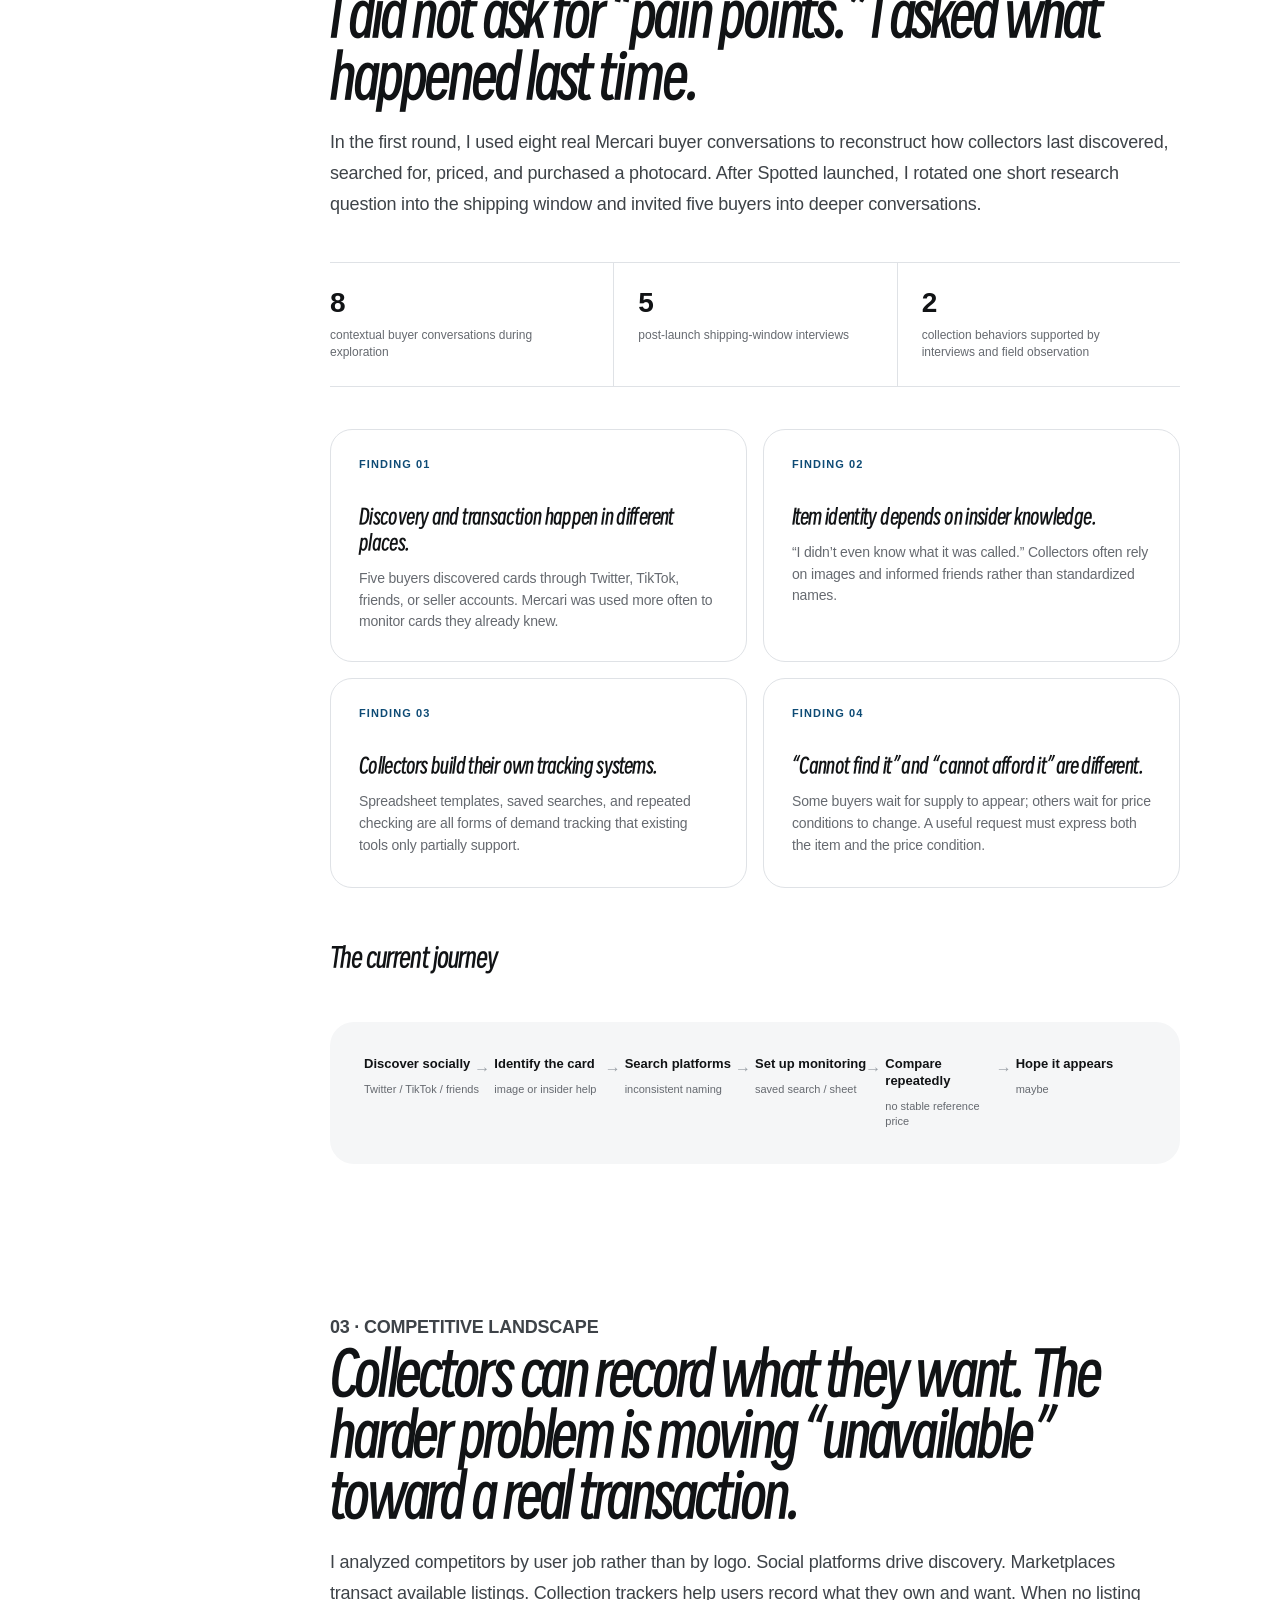
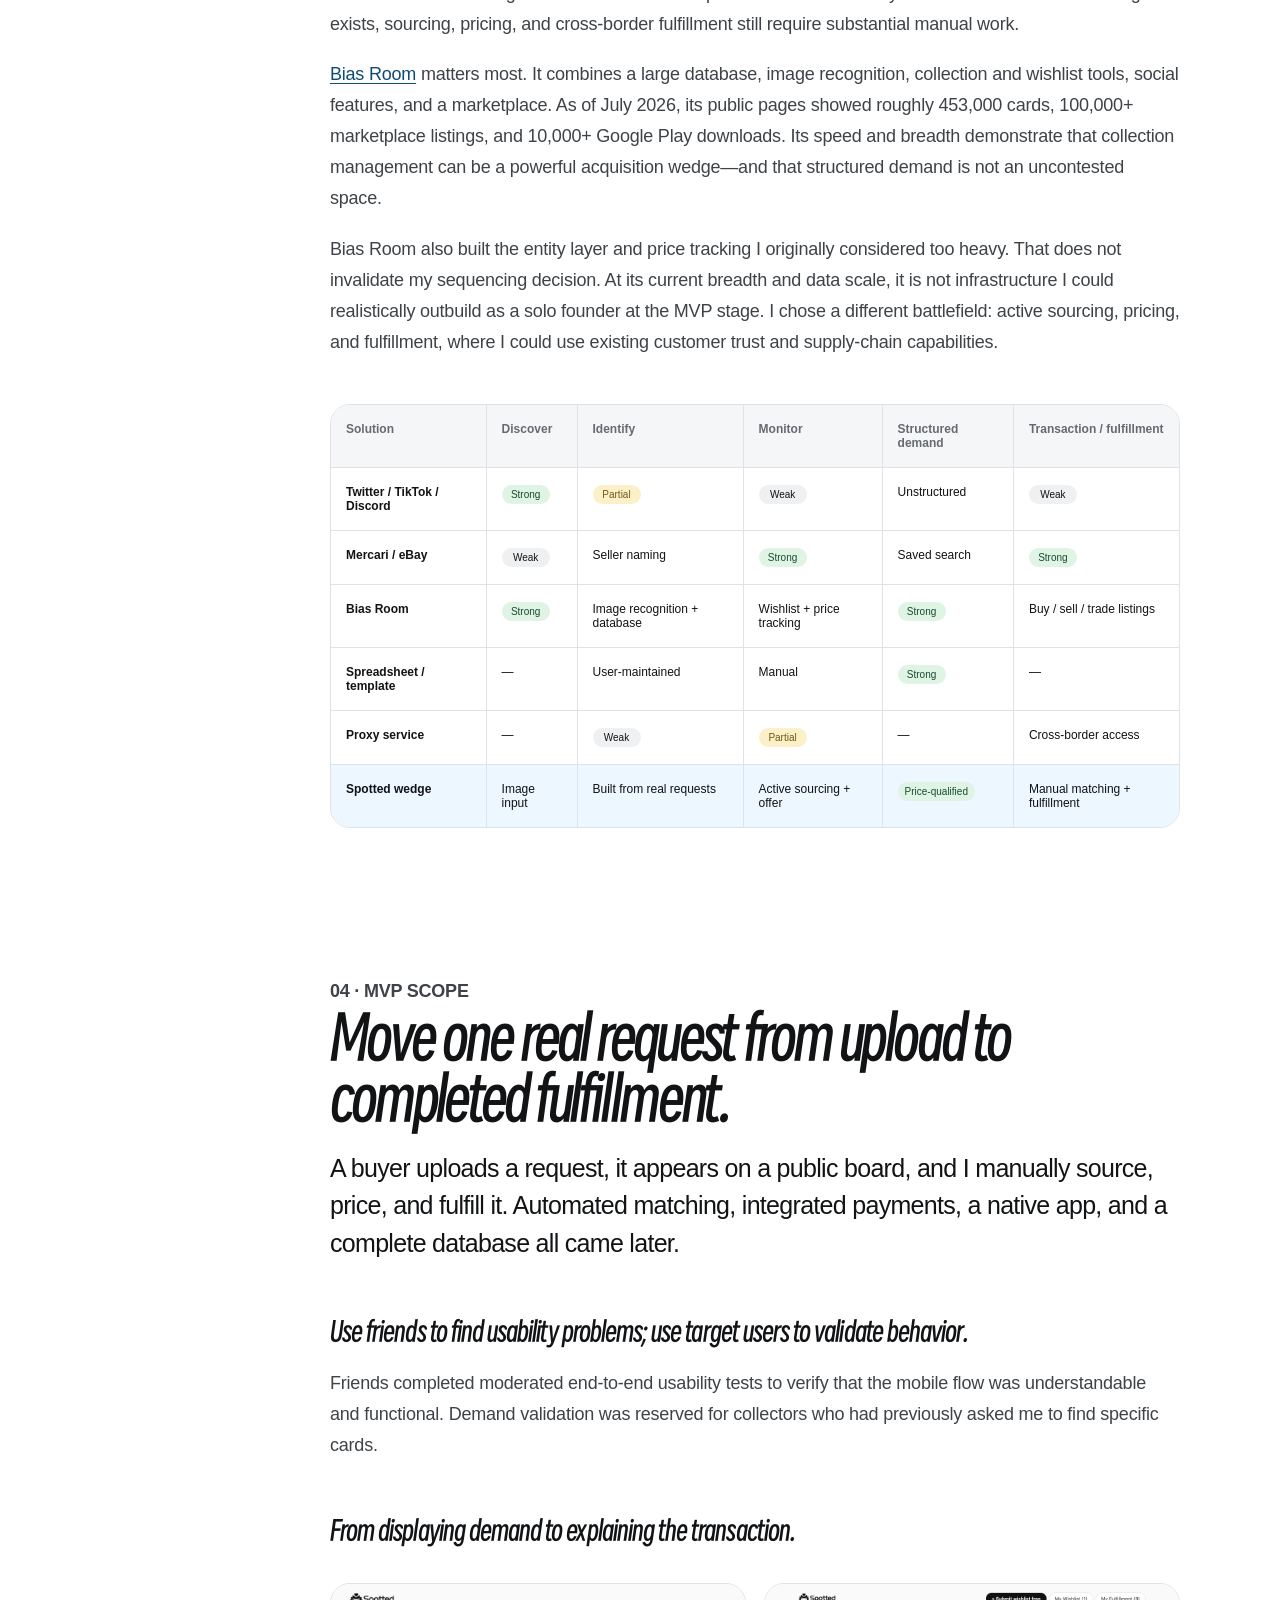
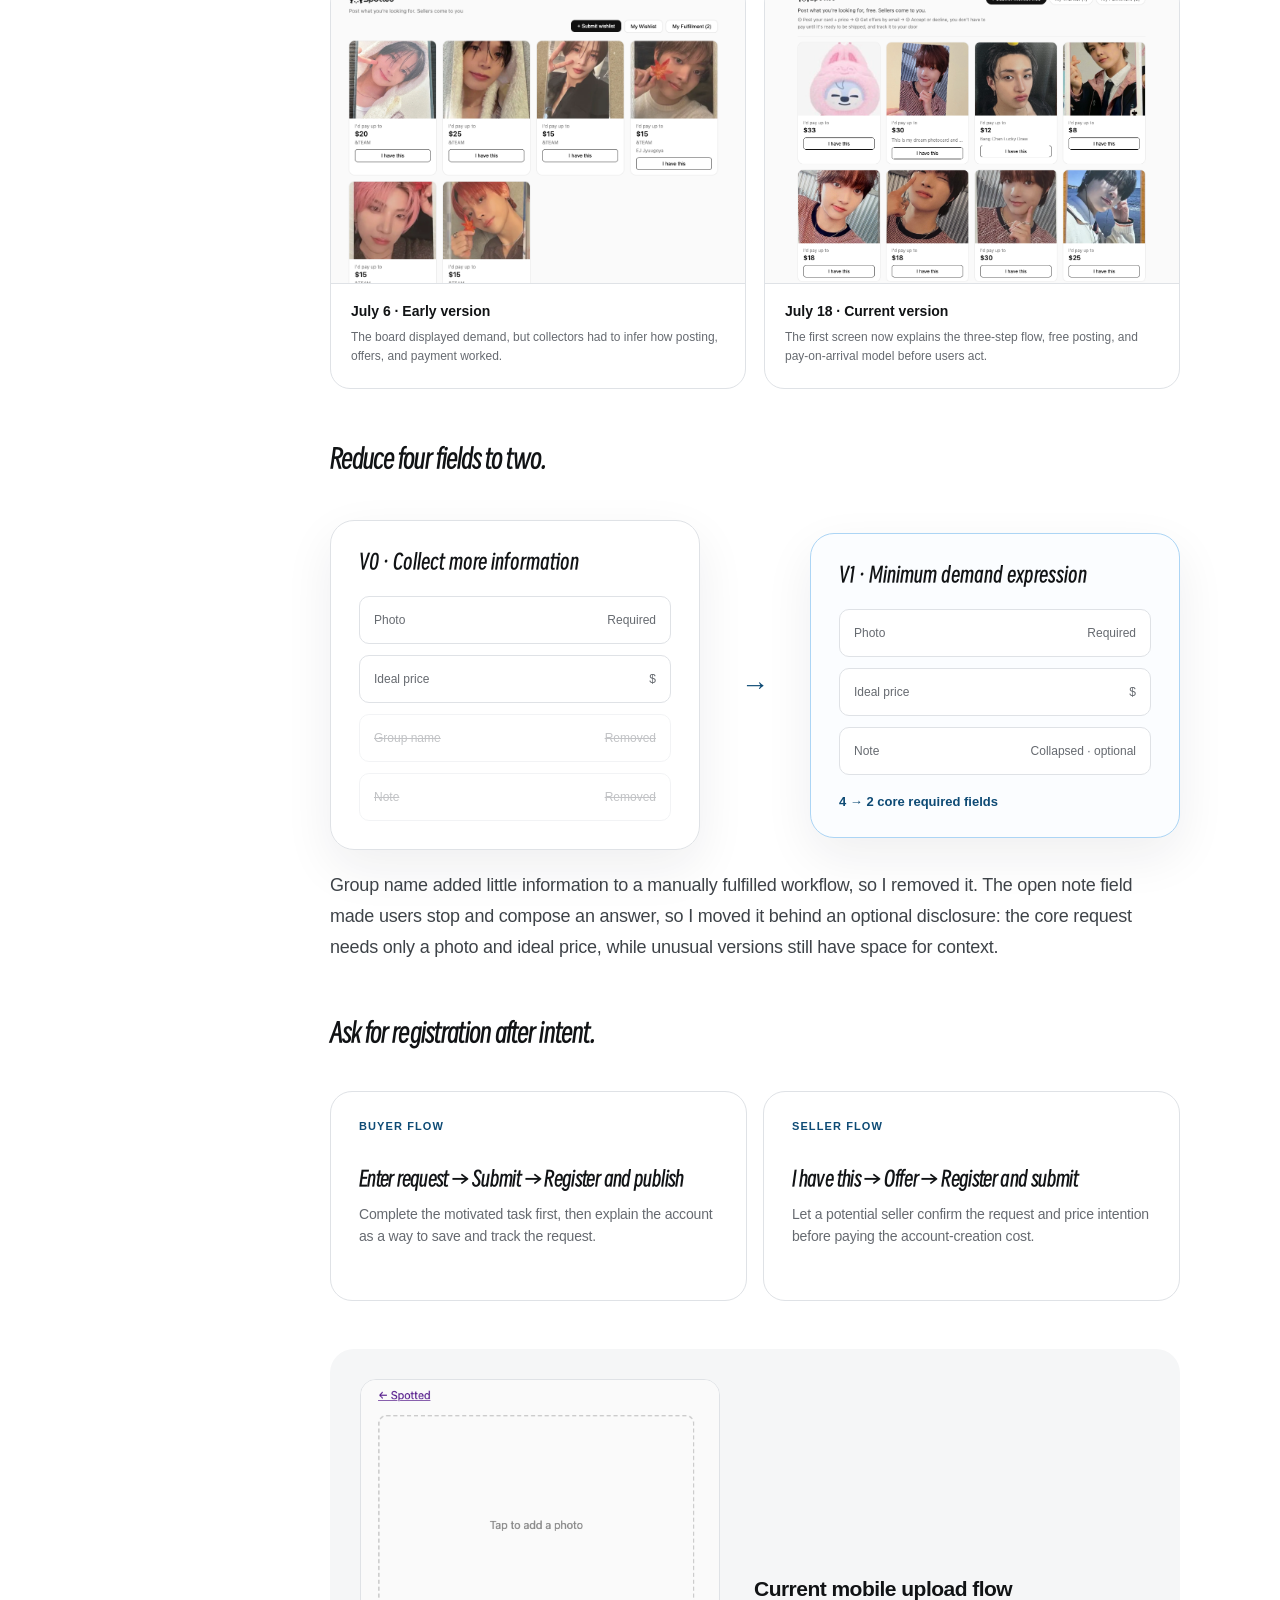
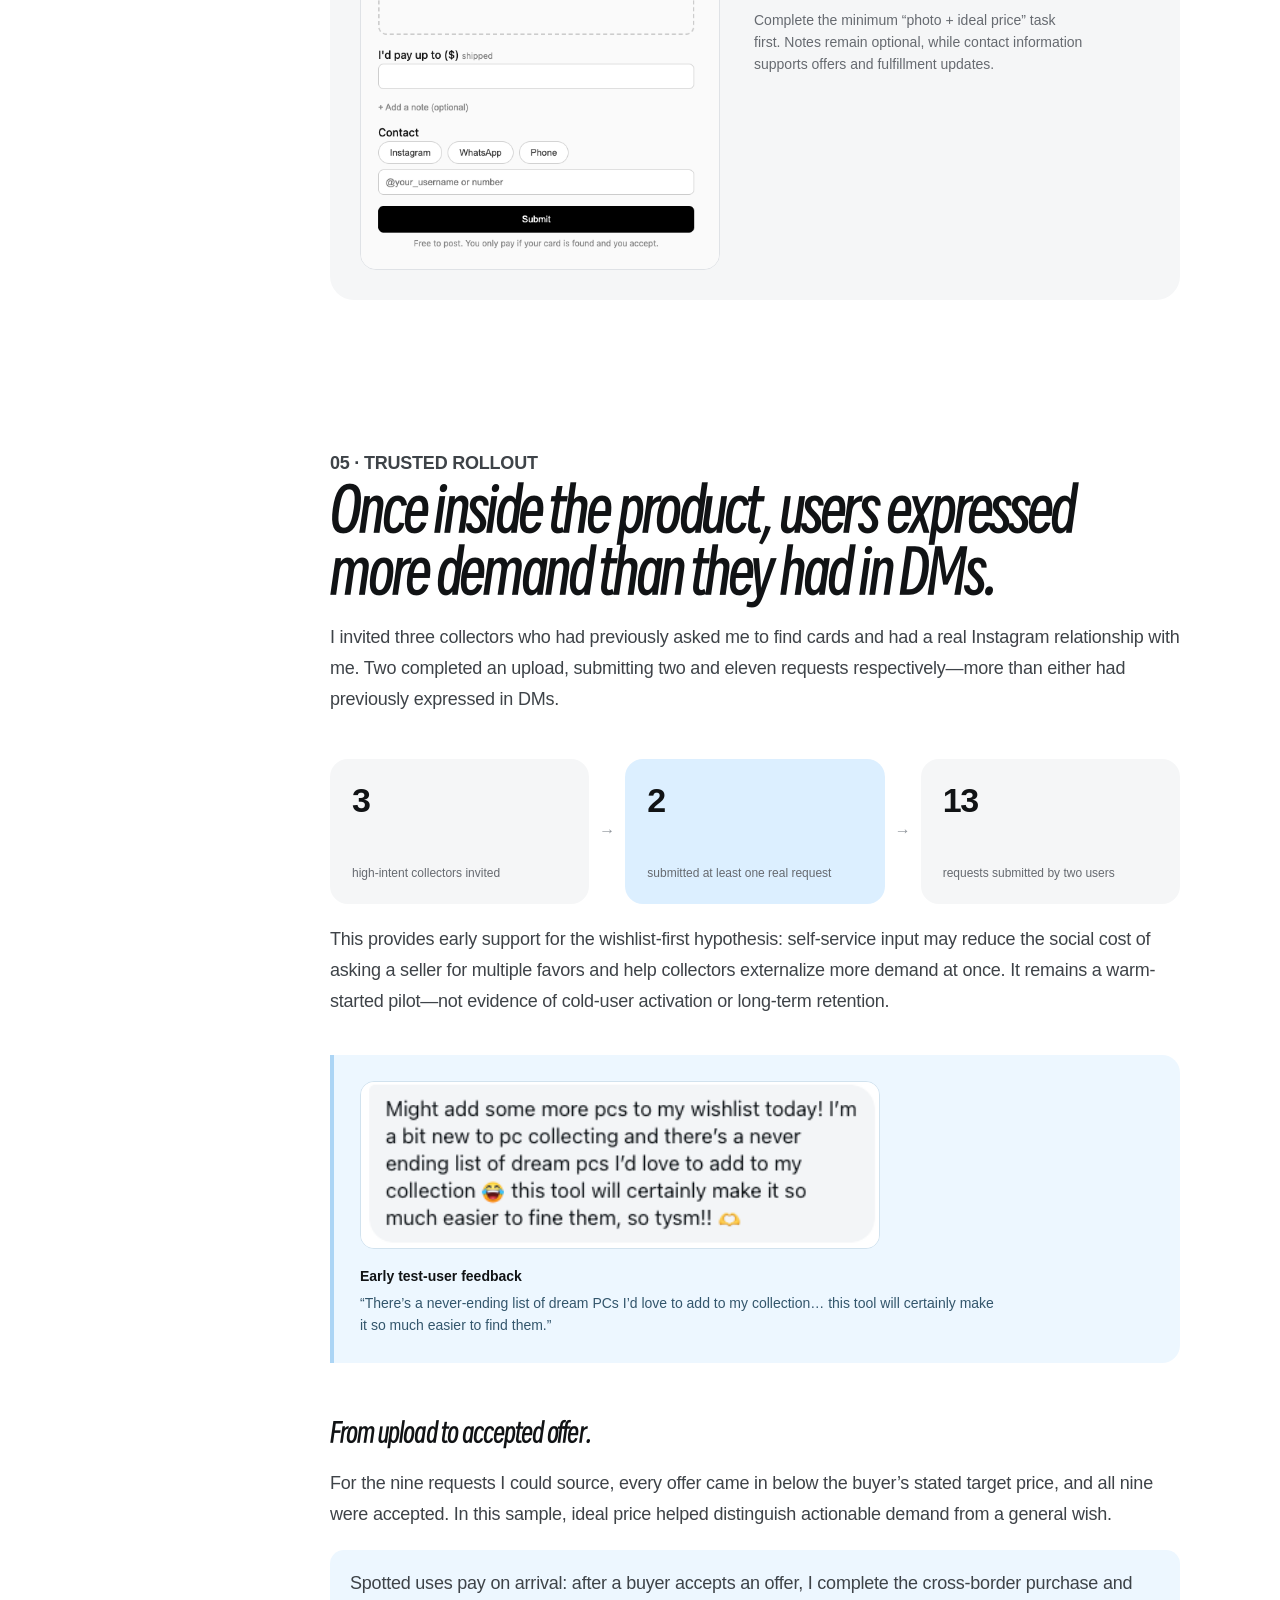
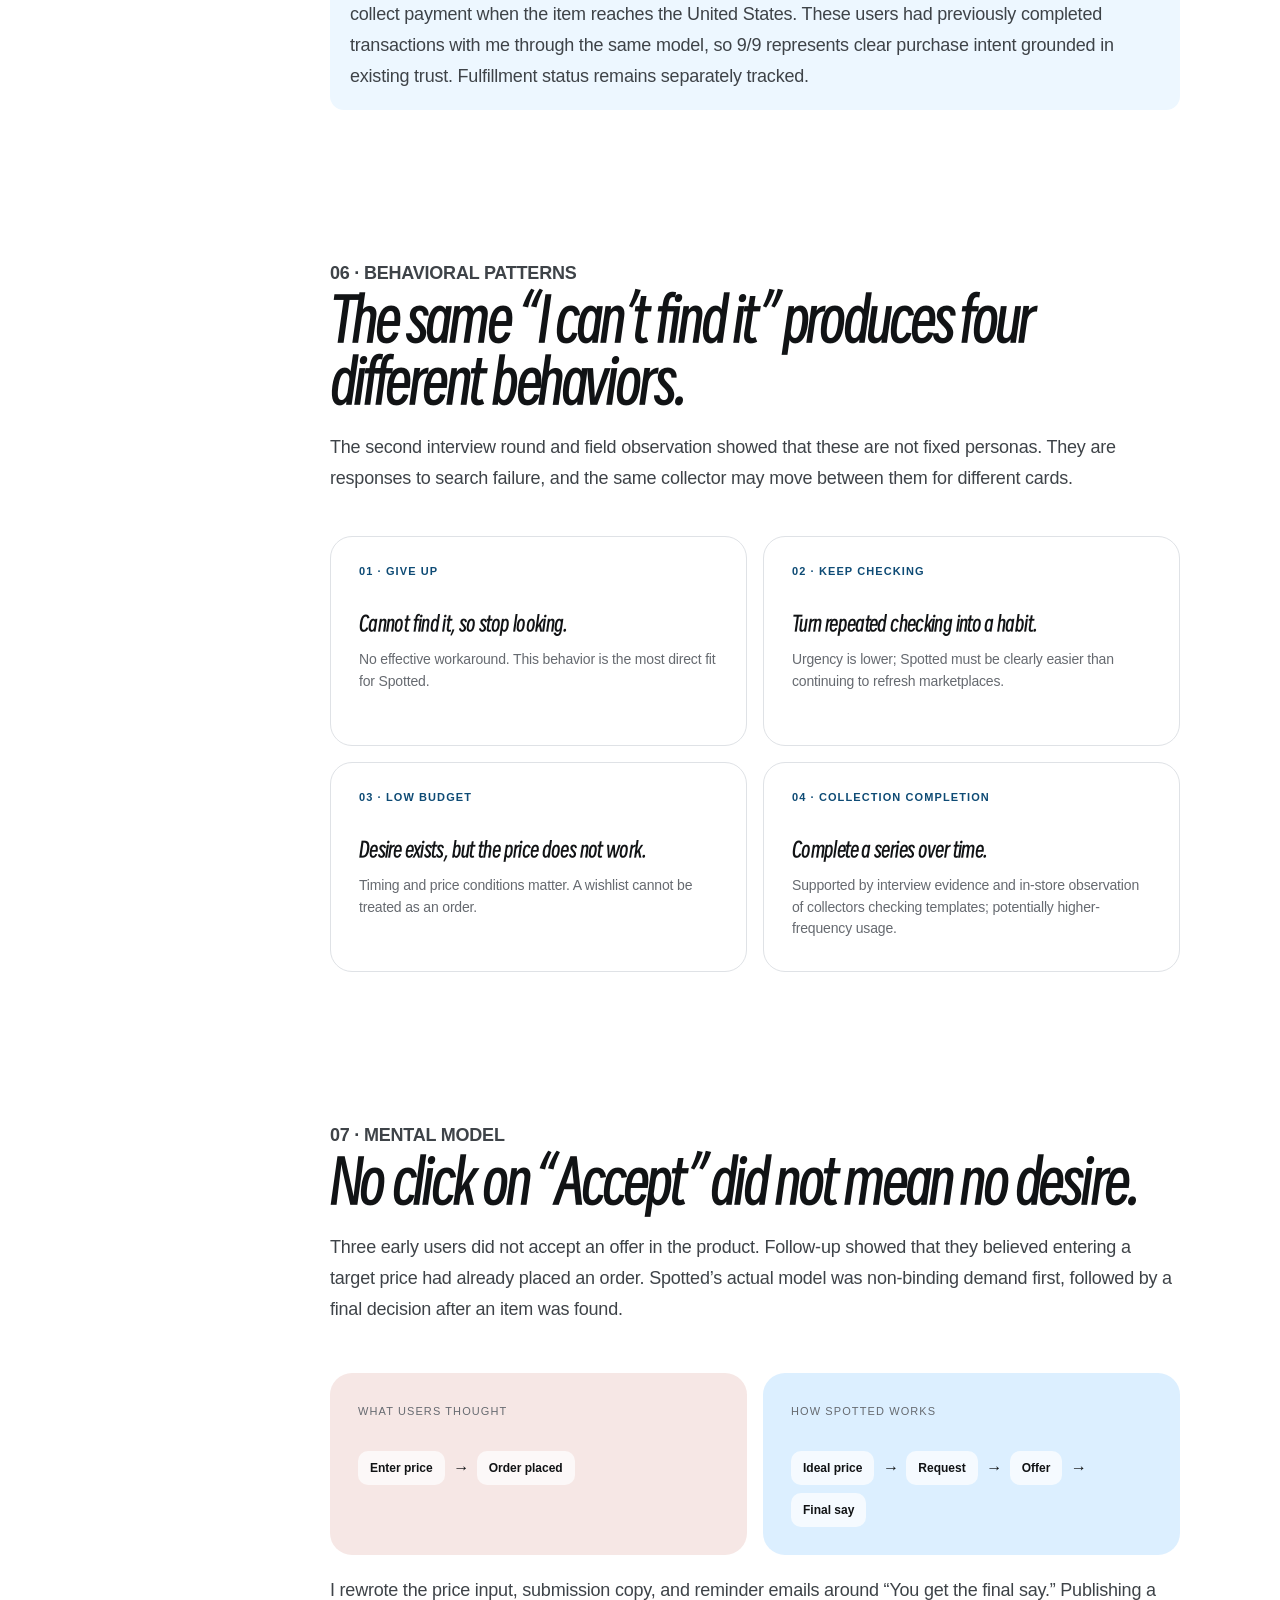
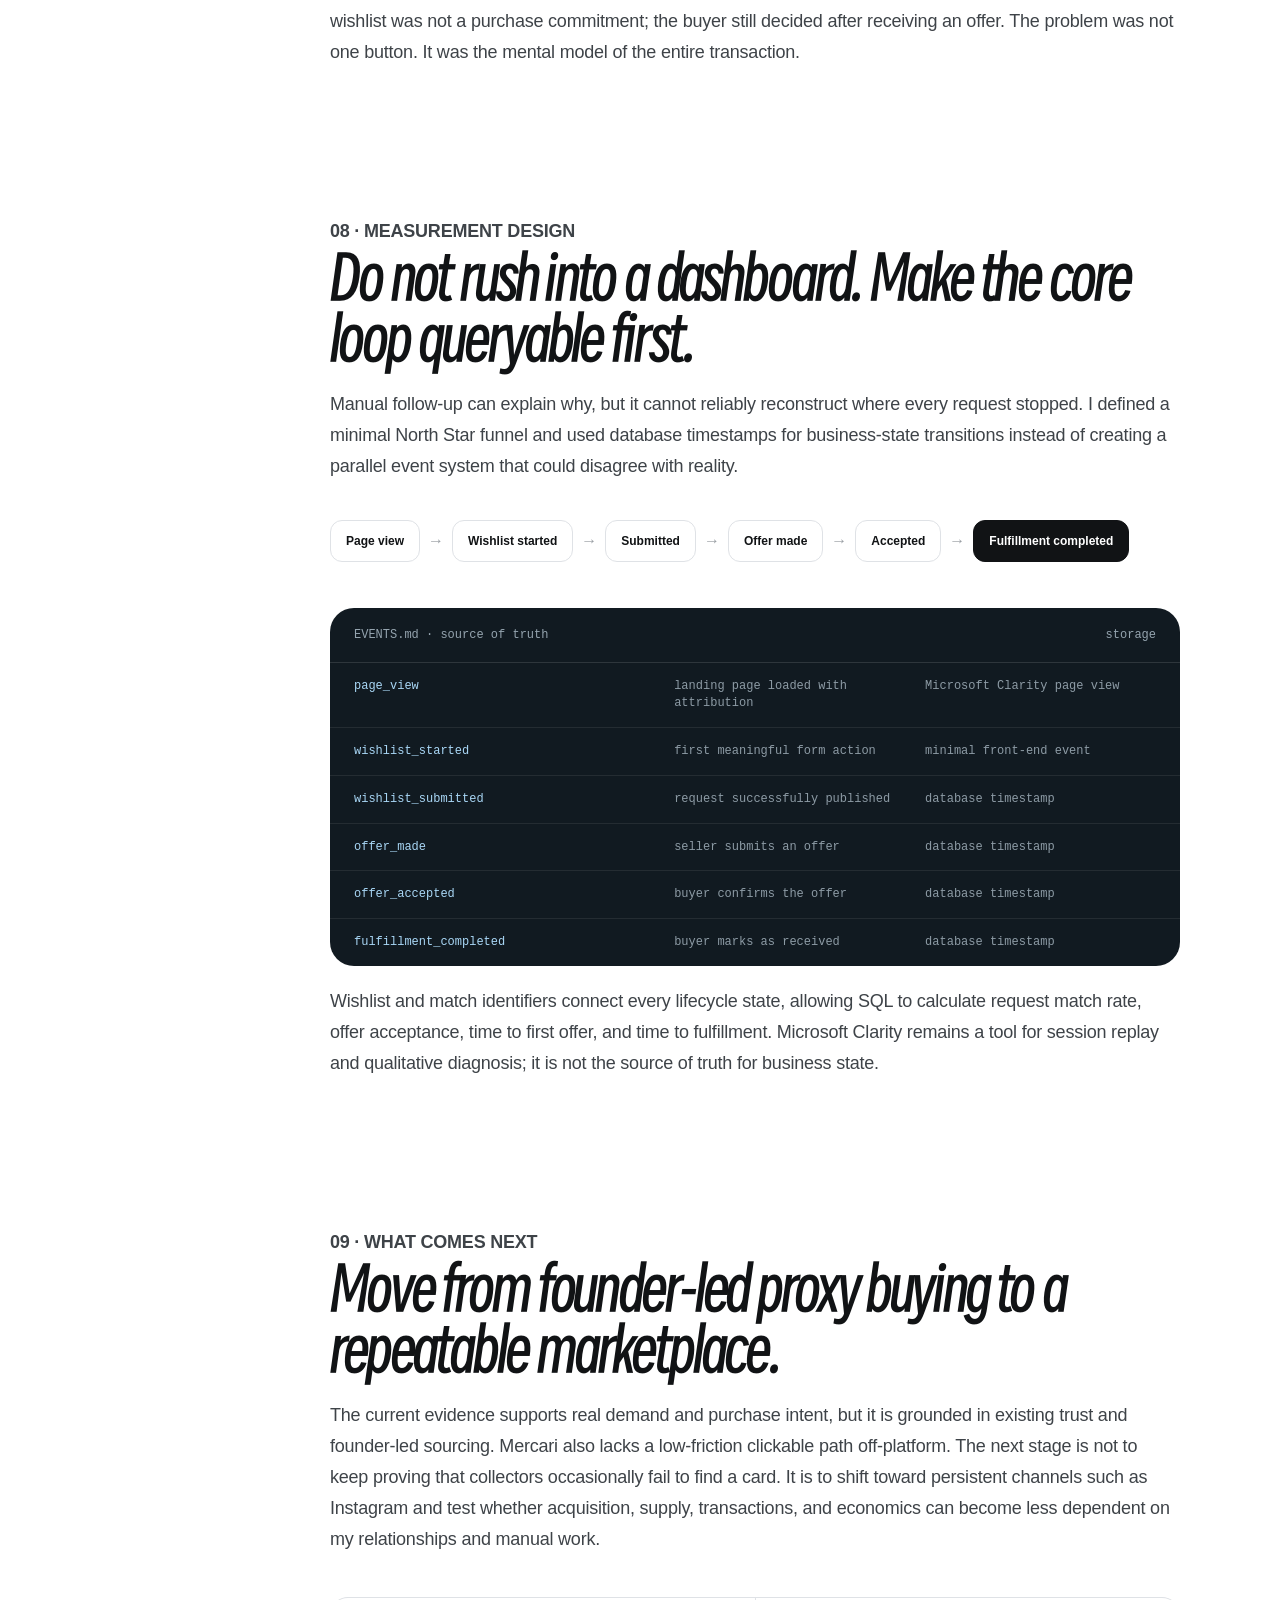
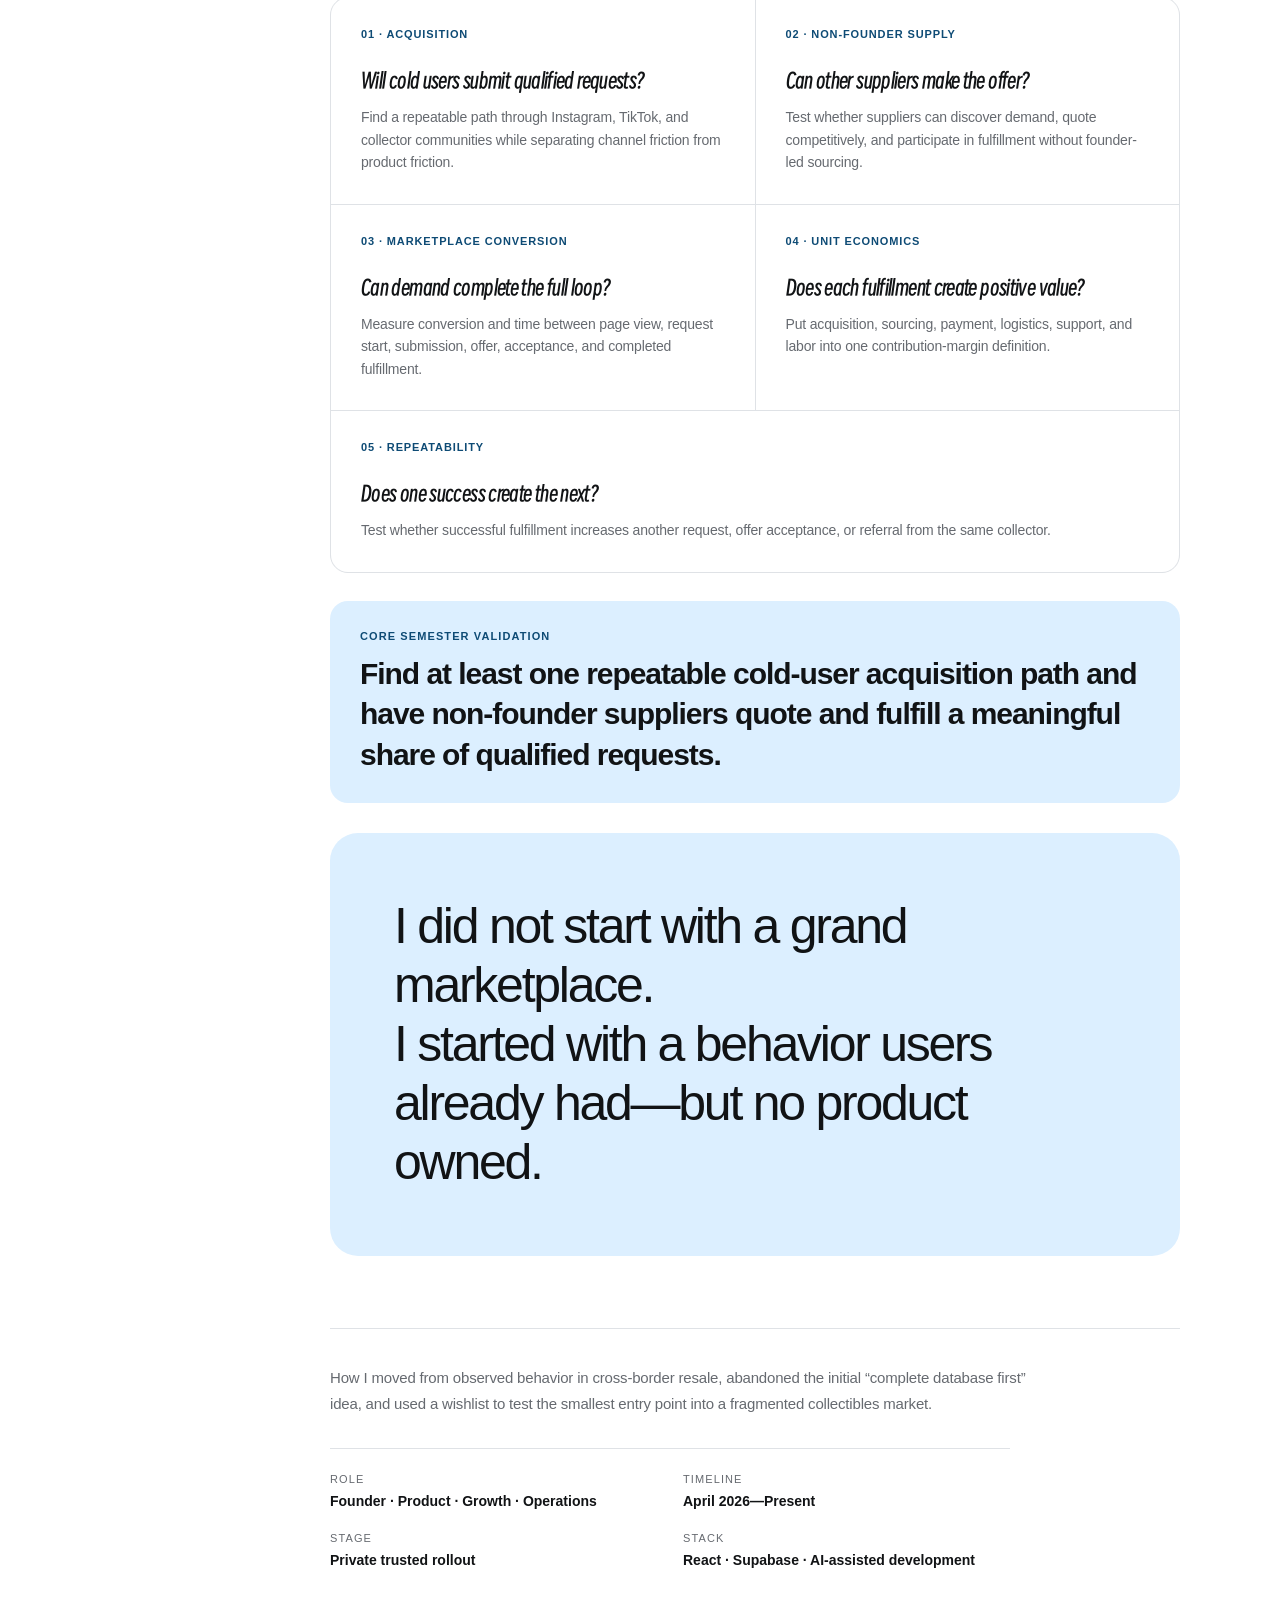
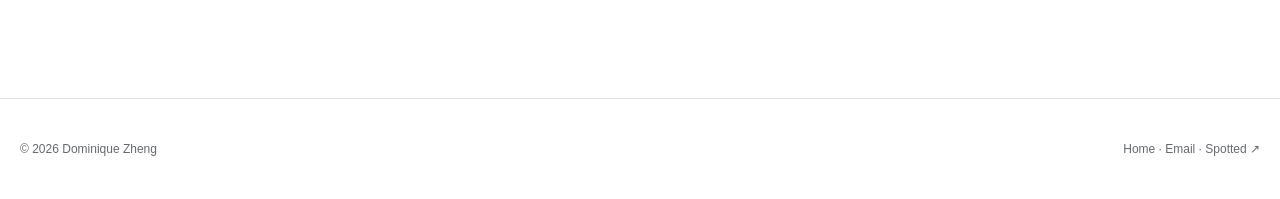
<file: portfolio/spotted/en/index.html>
<!doctype html>
<html lang="en">
<head>
  <meta charset="utf-8">
  <meta name="viewport" content="width=device-width, initial-scale=1">
  <meta name="description" content="Spotted product case study: turning observed behavior in cross-border collectibles into a demand-first marketplace wedge.">
  <title>Spotted Product Case — Dominique Zheng</title>
  <link rel="icon" href="../../assets/favicon.svg" type="image/svg+xml">
  <link rel="stylesheet" href="../../styles.css">
</head>
<body>
  <div class="case-progress" aria-hidden="true"></div>
  <a class="skip-link" href="#case-main">Skip to content</a>

  <header class="site-header">
    <nav class="nav" aria-label="Main navigation">
      <a class="brand" href="../../index.html"><span class="brand-mark">DZ</span><span>Dominique Zheng</span></a>
      <button class="mobile-menu" type="button" aria-label="Open navigation" aria-expanded="false">☰</button>
      <div class="nav-links">
        <a href="../">中文</a>
        <a href="../../index.html#work">Work</a>
        <a href="../../index.html#about">About</a>
        <a href="../../assets/Dominique_Zheng_Resume.pdf" target="_blank" rel="noreferrer">Resume</a>
        <a class="nav-cta" href="mailto:xucenzhe@usc.edu">Contact ↗</a>
      </div>
    </nav>
  </header>

  <main id="case-main">
    <section class="case-hero">
      <a class="case-back" href="../../index.html">← Back to work</a>
      <div class="case-hero-grid case-title-only">
        <div>
          <p class="eyebrow">0→1 Marketplace · Founder case</p>
          <h1 class="spotted-en-title">Spotted<span>Make demand<br>visible first.</span></h1>
          <p class="case-hero-definition">A cross-border request marketplace for U.S. K-pop collectors. Upload a photo and target price; Spotted sources, quotes, and fulfills.</p>
        </div>
      </div>
    </section>

    <section class="case-cover" aria-label="Spotted's core thesis">
      <div class="orbit"></div><div class="orbit two"></div>
      <div class="case-cover-copy">
        <p class="eyebrow">The wedge</p>
        <h2 class="spotted-en-cover-title">Supply is searchable.<br>Demand isn’t.</h2>
        <p class="case-cover-description">Collector demand lives across saved searches, spreadsheets, group chats, and memory. Spotted starts with one image and one target price, then turns that intent into a matchable request.</p>
      </div>
    </section>

    <section class="metric-wrap" aria-label="Core evidence">
      <div class="metrics">
        <div class="metric"><strong>200+</strong><span>Mercari demand-validation orders, not Spotted orders</span></div>
        <div class="metric"><strong>4</strong><span>real users in Spotted’s private rollout</span></div>
        <div class="metric"><strong>13</strong><span>real requests submitted by the first two users</span></div>
        <div class="metric"><strong>9/9</strong><span>matchable offers below target price were accepted</span></div>
      </div>
      <p class="metric-note">Scope note: the 200+ orders came from the Mercari cross-border resale operation I ran before and alongside Spotted. They informed market observation and demand validation; Spotted itself remains an early private pilot.</p>
    </section>

    <div class="case-layout">
      <aside class="case-toc" aria-label="Case contents">
        <p>Case contents</p>
        <a href="#background">01 Background</a>
        <a href="#research">02 Customer research</a>
        <a href="#landscape">03 Competitive landscape</a>
        <a href="#mvp">04 MVP and iteration</a>
        <a href="#pilot">05 Real-user pilot</a>
        <a href="#patterns">06 Behavioral patterns</a>
        <a href="#mental-model">07 Mental-model correction</a>
        <a href="#measurement">08 Measurement design</a>
        <a href="#proof">09 What comes next</a>
      </aside>

      <article class="case-main">
        <section class="case-section fade-up" id="background">
          <p class="section-kicker">01 · Background</p>
          <h2>I entered the transaction before defining the product.</h2>
          <p class="lead">During my first two months running a cross-border K-pop collectibles business, I learned that the market was fragmented at every layer: item identity, naming, pricing, discovery, and transaction channels.</p>
          <p>My first instinct was to build infrastructure: standardize each photocard as an entity, collect transaction prices, and help collectors identify listings scattered across marketplaces.</p>

          <div class="model-grid">
            <div class="model-card"><span>Reference 01</span><h4>Discogs</h4><p>A community-maintained catalog of standardized releases and versions.</p></div>
            <div class="model-card"><span>Reference 02</span><h4>TCGplayer</h4><p>A structured catalog connecting transactions with price tracking.</p></div>
            <div class="model-card"><span>Reference 03</span><h4>StockX</h4><p>Standardized products, market pricing, and transaction mechanics.</p></div>
            <div class="model-card"><span>Constraint</span><h4>K-pop releases move too fast.</h4><p>Versions, preorder benefits, and regional exclusives multiply quickly. Building a complete database before knowing what carries real demand would be expensive and slow.</p></div>
          </div>

          <blockquote class="pull-quote">The infrastructure opportunity may be real. It was not the fastest way to create value on day one.</blockquote>
        </section>

        <section class="case-section fade-up" id="research">
          <p class="section-kicker">02 · Contextual research</p>
          <h2>I did not ask for “pain points.” I asked what happened last time.</h2>
          <p>In the first round, I used eight real Mercari buyer conversations to reconstruct how collectors last discovered, searched for, priced, and purchased a photocard. After Spotted launched, I rotated one short research question into the shipping window and invited five buyers into deeper conversations.</p>

          <div class="research-strip">
            <div class="research-cell"><strong>8</strong><span>contextual buyer conversations during exploration</span></div>
            <div class="research-cell"><strong>5</strong><span>post-launch shipping-window interviews</span></div>
            <div class="research-cell"><strong>2</strong><span>collection behaviors supported by interviews and field observation</span></div>
          </div>

          <div class="insight-grid">
            <div class="insight-card"><span>Finding 01</span><h4>Discovery and transaction happen in different places.</h4><p>Five buyers discovered cards through Twitter, TikTok, friends, or seller accounts. Mercari was used more often to monitor cards they already knew.</p></div>
            <div class="insight-card"><span>Finding 02</span><h4>Item identity depends on insider knowledge.</h4><p>“I didn’t even know what it was called.” Collectors often rely on images and informed friends rather than standardized names.</p></div>
            <div class="insight-card"><span>Finding 03</span><h4>Collectors build their own tracking systems.</h4><p>Spreadsheet templates, saved searches, and repeated checking are all forms of demand tracking that existing tools only partially support.</p></div>
            <div class="insight-card"><span>Finding 04</span><h4>“Cannot find it” and “cannot afford it” are different.</h4><p>Some buyers wait for supply to appear; others wait for price conditions to change. A useful request must express both the item and the price condition.</p></div>
          </div>

          <h3>The current journey</h3>
          <div class="journey" aria-label="Current collector journey">
            <div class="journey-row">
              <div class="journey-step"><b>Discover socially</b><small>Twitter / TikTok / friends</small></div>
              <div class="journey-step"><b>Identify the card</b><small>image or insider help</small></div>
              <div class="journey-step"><b>Search platforms</b><small>inconsistent naming</small></div>
              <div class="journey-step"><b>Set up monitoring</b><small>saved search / sheet</small></div>
              <div class="journey-step"><b>Compare repeatedly</b><small>no stable reference price</small></div>
              <div class="journey-step"><b>Hope it appears</b><small>maybe</small></div>
            </div>
          </div>
        </section>

        <section class="case-section fade-up" id="landscape">
          <p class="section-kicker">03 · Competitive landscape</p>
          <h2>Collectors can record what they want. The harder problem is moving “unavailable” toward a real transaction.</h2>
          <p>I analyzed competitors by user job rather than by logo. Social platforms drive discovery. Marketplaces transact available listings. Collection trackers help users record what they own and want. When no listing exists, sourcing, pricing, and cross-border fulfillment still require substantial manual work.</p>

          <p><a class="inline-source" href="https://biasroom.com/kpop-photocard-collector" target="_blank" rel="noreferrer">Bias Room</a> matters most. It combines a large database, image recognition, collection and wishlist tools, social features, and a marketplace. As of July 2026, its public pages showed roughly 453,000 cards, 100,000+ marketplace listings, and 10,000+ Google Play downloads. Its speed and breadth demonstrate that collection management can be a powerful acquisition wedge—and that structured demand is not an uncontested space.</p>

          <p>Bias Room also built the entity layer and price tracking I originally considered too heavy. That does not invalidate my sequencing decision. At its current breadth and data scale, it is not infrastructure I could realistically outbuild as a solo founder at the MVP stage. I chose a different battlefield: active sourcing, pricing, and fulfillment, where I could use existing customer trust and supply-chain capabilities.</p>

          <div class="landscape">
            <table>
              <thead><tr><th>Solution</th><th>Discover</th><th>Identify</th><th>Monitor</th><th>Structured demand</th><th>Transaction / fulfillment</th></tr></thead>
              <tbody>
                <tr><td>Twitter / TikTok / Discord</td><td><span class="signal good">Strong</span></td><td><span class="signal partial">Partial</span></td><td><span class="signal">Weak</span></td><td>Unstructured</td><td><span class="signal">Weak</span></td></tr>
                <tr><td>Mercari / eBay</td><td><span class="signal">Weak</span></td><td>Seller naming</td><td><span class="signal good">Strong</span></td><td>Saved search</td><td><span class="signal good">Strong</span></td></tr>
                <tr><td>Bias Room</td><td><span class="signal good">Strong</span></td><td>Image recognition + database</td><td>Wishlist + price tracking</td><td><span class="signal good">Strong</span></td><td>Buy / sell / trade listings</td></tr>
                <tr><td>Spreadsheet / template</td><td>—</td><td>User-maintained</td><td>Manual</td><td><span class="signal good">Strong</span></td><td>—</td></tr>
                <tr><td>Proxy service</td><td>—</td><td><span class="signal">Weak</span></td><td><span class="signal partial">Partial</span></td><td>—</td><td>Cross-border access</td></tr>
                <tr class="spotted-row"><td>Spotted wedge</td><td>Image input</td><td>Built from real requests</td><td>Active sourcing + offer</td><td><span class="signal good">Price-qualified</span></td><td>Manual matching + fulfillment</td></tr>
              </tbody>
            </table>
          </div>
        </section>

        <section class="case-section fade-up" id="mvp">
          <p class="section-kicker">04 · MVP scope</p>
          <h2>Move one real request from upload to completed fulfillment.</h2>
          <p class="lead">A buyer uploads a request, it appears on a public board, and I manually source, price, and fulfill it. Automated matching, integrated payments, a native app, and a complete database all came later.</p>

          <h3>Use friends to find usability problems; use target users to validate behavior.</h3>
          <p>Friends completed moderated end-to-end usability tests to verify that the mobile flow was understandable and functional. Demand validation was reserved for collectors who had previously asked me to find specific cards.</p>

          <h3>From displaying demand to explaining the transaction.</h3>
          <div class="product-evolution" aria-label="Before-and-after comparison of the Spotted homepage">
            <figure>
              <div class="product-shot-frame"><img src="../../assets/spotted-board-july-06.png" alt="Early Spotted homepage on July 6, 2026, showing public requests and I have this buttons"></div>
              <figcaption><strong>July 6 · Early version</strong><span>The board displayed demand, but collectors had to infer how posting, offers, and payment worked.</span></figcaption>
            </figure>
            <figure>
              <div class="product-shot-frame"><img src="../../assets/spotted-board-july-18.png" alt="Spotted homepage on July 18, 2026, with explanations of free posting, email offers, final buyer choice, and pay on arrival"></div>
              <figcaption><strong>July 18 · Current version</strong><span>The first screen now explains the three-step flow, free posting, and pay-on-arrival model before users act.</span></figcaption>
            </figure>
          </div>

          <h3>Reduce four fields to two.</h3>
          <div class="form-compare">
            <div class="form-card">
              <h4>V0 · Collect more information</h4>
              <div class="fake-field">Photo <span>Required</span></div>
              <div class="fake-field">Ideal price <span>$</span></div>
              <div class="fake-field removed">Group name <span>Removed</span></div>
              <div class="fake-field removed">Note <span>Removed</span></div>
            </div>
            <div class="compare-arrow">→</div>
            <div class="form-card after">
              <h4>V1 · Minimum demand expression</h4>
              <div class="fake-field">Photo <span>Required</span></div>
              <div class="fake-field">Ideal price <span>$</span></div>
              <div class="fake-field">Note <span>Collapsed · optional</span></div>
              <div class="reduction">4 → 2 core required fields</div>
            </div>
          </div>
          <p>Group name added little information to a manually fulfilled workflow, so I removed it. The open note field made users stop and compose an answer, so I moved it behind an optional disclosure: the core request needs only a photo and ideal price, while unusual versions still have space for context.</p>

          <h3>Ask for registration after intent.</h3>
          <div class="evidence-grid">
            <div class="evidence-card"><span>Buyer flow</span><h4>Enter request → Submit → Register and publish</h4><p>Complete the motivated task first, then explain the account as a way to save and track the request.</p></div>
            <div class="evidence-card"><span>Seller flow</span><h4>I have this → Offer → Register and submit</h4><p>Let a potential seller confirm the request and price intention before paying the account-creation cost.</p></div>
          </div>

          <figure class="product-shot-single">
            <div class="product-shot-frame phone"><img src="../../assets/spotted-upload-current.png" alt="Current Spotted mobile upload page with photo and ideal price as the core inputs and an optional collapsed note"></div>
            <figcaption><strong>Current mobile upload flow</strong><span>Complete the minimum “photo + ideal price” task first. Notes remain optional, while contact information supports offers and fulfillment updates.</span></figcaption>
          </figure>
        </section>

        <section class="case-section fade-up" id="pilot">
          <p class="section-kicker">05 · Trusted rollout</p>
          <h2>Once inside the product, users expressed more demand than they had in DMs.</h2>
          <p>I invited three collectors who had previously asked me to find cards and had a real Instagram relationship with me. Two completed an upload, submitting two and eleven requests respectively—more than either had previously expressed in DMs.</p>

          <div class="funnel" aria-label="Early user funnel">
            <div class="funnel-step"><strong>3</strong><span>high-intent collectors invited</span></div>
            <div class="funnel-arrow">→</div>
            <div class="funnel-step blue"><strong>2</strong><span>submitted at least one real request</span></div>
            <div class="funnel-arrow">→</div>
            <div class="funnel-step"><strong>13</strong><span>requests submitted by two users</span></div>
          </div>

          <p>This provides early support for the wishlist-first hypothesis: self-service input may reduce the social cost of asking a seller for multiple favors and help collectors externalize more demand at once. It remains a warm-started pilot—not evidence of cold-user activation or long-term retention.</p>

          <figure class="testimonial-evidence">
            <img src="../../assets/spotted-testimonial.png" alt="Early test user says Spotted will make it easier to find photocards that are missing from her collection">
            <figcaption><strong>Early test-user feedback</strong><span>“There’s a never-ending list of dream PCs I’d love to add to my collection… this tool will certainly make it so much easier to find them.”</span></figcaption>
          </figure>

          <h3>From upload to accepted offer.</h3>
          <p>For the nine requests I could source, every offer came in below the buyer’s stated target price, and all nine were accepted. In this sample, ideal price helped distinguish actionable demand from a general wish.</p>
          <p class="annotation">Spotted uses pay on arrival: after a buyer accepts an offer, I complete the cross-border purchase and collect payment when the item reaches the United States. These users had previously completed transactions with me through the same model, so 9/9 represents clear purchase intent grounded in existing trust. Fulfillment status remains separately tracked.</p>
        </section>

        <section class="case-section fade-up" id="patterns">
          <p class="section-kicker">06 · Behavioral patterns</p>
          <h2>The same “I can’t find it” produces four different behaviors.</h2>
          <p>The second interview round and field observation showed that these are not fixed personas. They are responses to search failure, and the same collector may move between them for different cards.</p>

          <div class="archetype-grid">
            <div class="archetype-card"><span>01 · Give up</span><h4>Cannot find it, so stop looking.</h4><p>No effective workaround. This behavior is the most direct fit for Spotted.</p></div>
            <div class="archetype-card"><span>02 · Keep checking</span><h4>Turn repeated checking into a habit.</h4><p>Urgency is lower; Spotted must be clearly easier than continuing to refresh marketplaces.</p></div>
            <div class="archetype-card"><span>03 · Low budget</span><h4>Desire exists, but the price does not work.</h4><p>Timing and price conditions matter. A wishlist cannot be treated as an order.</p></div>
            <div class="archetype-card"><span>04 · Collection completion</span><h4>Complete a series over time.</h4><p>Supported by interview evidence and in-store observation of collectors checking templates; potentially higher-frequency usage.</p></div>
          </div>
        </section>

        <section class="case-section fade-up" id="mental-model">
          <p class="section-kicker">07 · Mental model</p>
          <h2>No click on “Accept” did not mean no desire.</h2>
          <p>Three early users did not accept an offer in the product. Follow-up showed that they believed entering a target price had already placed an order. Spotted’s actual model was non-binding demand first, followed by a final decision after an item was found.</p>

          <div class="mental-model">
            <div class="mental-card">
              <span>What users thought</span>
              <div class="mental-flow"><b>Enter price</b><i>→</i><b>Order placed</b></div>
            </div>
            <div class="mental-card correct">
              <span>How Spotted works</span>
              <div class="mental-flow"><b>Ideal price</b><i>→</i><b>Request</b><i>→</i><b>Offer</b><i>→</i><b>Final say</b></div>
            </div>
          </div>

          <p>I rewrote the price input, submission copy, and reminder emails around “You get the final say.” Publishing a wishlist was not a purchase commitment; the buyer still decided after receiving an offer. The problem was not one button. It was the mental model of the entire transaction.</p>
        </section>

        <section class="case-section fade-up" id="measurement">
          <p class="section-kicker">08 · Measurement design</p>
          <h2>Do not rush into a dashboard. Make the core loop queryable first.</h2>
          <p>Manual follow-up can explain why, but it cannot reliably reconstruct where every request stopped. I defined a minimal North Star funnel and used database timestamps for business-state transitions instead of creating a parallel event system that could disagree with reality.</p>

          <div class="north-star" aria-label="North Star funnel">
            <b>Page view</b><i>→</i><b>Wishlist started</b><i>→</i><b>Submitted</b><i>→</i><b>Offer made</b><i>→</i><b>Accepted</b><i>→</i><b>Fulfillment completed</b>
          </div>

          <div class="taxonomy" aria-label="Event taxonomy sample">
            <div class="taxonomy-head"><span>EVENTS.md · source of truth</span><span>storage</span></div>
            <div class="event-row"><code>page_view</code><span>landing page loaded with attribution</span><span>Microsoft Clarity page view</span></div>
            <div class="event-row"><code>wishlist_started</code><span>first meaningful form action</span><span>minimal front-end event</span></div>
            <div class="event-row"><code>wishlist_submitted</code><span>request successfully published</span><span>database timestamp</span></div>
            <div class="event-row"><code>offer_made</code><span>seller submits an offer</span><span>database timestamp</span></div>
            <div class="event-row"><code>offer_accepted</code><span>buyer confirms the offer</span><span>database timestamp</span></div>
            <div class="event-row"><code>fulfillment_completed</code><span>buyer marks as received</span><span>database timestamp</span></div>
          </div>

          <p>Wishlist and match identifiers connect every lifecycle state, allowing SQL to calculate request match rate, offer acceptance, time to first offer, and time to fulfillment. Microsoft Clarity remains a tool for session replay and qualitative diagnosis; it is not the source of truth for business state.</p>
        </section>

        <section class="case-section fade-up" id="proof">
          <p class="section-kicker">09 · What comes next</p>
          <h2>Move from founder-led proxy buying to a repeatable marketplace.</h2>
          <p>The current evidence supports real demand and purchase intent, but it is grounded in existing trust and founder-led sourcing. Mercari also lacks a low-friction clickable path off-platform. The next stage is not to keep proving that collectors occasionally fail to find a card. It is to shift toward persistent channels such as Instagram and test whether acquisition, supply, transactions, and economics can become less dependent on my relationships and manual work.</p>

          <div class="validation-grid">
            <div class="validation-card"><span>01 · Acquisition</span><h4>Will cold users submit qualified requests?</h4><p>Find a repeatable path through Instagram, TikTok, and collector communities while separating channel friction from product friction.</p></div>
            <div class="validation-card"><span>02 · Non-founder supply</span><h4>Can other suppliers make the offer?</h4><p>Test whether suppliers can discover demand, quote competitively, and participate in fulfillment without founder-led sourcing.</p></div>
            <div class="validation-card"><span>03 · Marketplace conversion</span><h4>Can demand complete the full loop?</h4><p>Measure conversion and time between page view, request start, submission, offer, acceptance, and completed fulfillment.</p></div>
            <div class="validation-card"><span>04 · Unit economics</span><h4>Does each fulfillment create positive value?</h4><p>Put acquisition, sourcing, payment, logistics, support, and labor into one contribution-margin definition.</p></div>
            <div class="validation-card wide"><span>05 · Repeatability</span><h4>Does one success create the next?</h4><p>Test whether successful fulfillment increases another request, offer acceptance, or referral from the same collector.</p></div>
          </div>

          <blockquote class="proof-statement"><span>Core semester validation</span>Find at least one repeatable cold-user acquisition path and have non-founder suppliers quote and fulfill a meaningful share of qualified requests.</blockquote>

          <div class="case-end">
            <p>I did not start with a grand marketplace.<br>I started with a behavior users already had—but no product owned.</p>
          </div>

          <div class="case-project-details">
            <p>How I moved from observed behavior in cross-border resale, abandoned the initial “complete database first” idea, and used a wishlist to test the smallest entry point into a fragmented collectibles market.</p>
            <div class="case-meta">
              <div><span>Role</span><strong>Founder · Product · Growth · Operations</strong></div>
              <div><span>Timeline</span><strong>April 2026—Present</strong></div>
              <div><span>Stage</span><strong>Private trusted rollout</strong></div>
              <div><span>Stack</span><strong>React · Supabase · AI-assisted development</strong></div>
            </div>
          </div>
        </section>
      </article>
    </div>
  </main>

  <footer class="site-footer">
    <div class="footer-inner">
      <span>© <span data-year></span> Dominique Zheng</span>
      <span><a href="../../index.html">Home</a> · <a href="mailto:xucenzhe@usc.edu">Email</a> · <a href="https://spotted.blue" target="_blank" rel="noreferrer">Spotted ↗</a></span>
    </div>
  </footer>
  <script src="../../script.js"></script>
</body>
</html>
</file>
<file: crushly/styles.css>
:root{--bg:#050208;--panel:#0b0610;--pink:#ff2e91;--hot:#ff62b3;--violet:#8d4dff;--cyan:#5ee7ff;--white:#fff6fc;--muted:#9c859b;--line:rgba(255,98,179,.2);font-family:"Space Grotesk",sans-serif;color:var(--white);background:var(--bg);font-synthesis:none}*{box-sizing:border-box}html{scroll-behavior:smooth}body{margin:0;background:var(--bg);overflow-x:hidden}button,a{font:inherit}button{cursor:pointer}.noise{position:fixed;z-index:50;inset:0;pointer-events:none;opacity:.18;mix-blend-mode:screen;background-image:url("data:image/svg+xml,%3Csvg viewBox='0 0 180 180' xmlns='http://www.w3.org/2000/svg'%3E%3Cfilter id='n'%3E%3CfeTurbulence type='fractalNoise' baseFrequency='.95' numOctaves='4' stitchTiles='stitch'/%3E%3C/filter%3E%3Crect width='100%25' height='100%25' filter='url(%23n)' opacity='.2'/%3E%3C/svg%3E")}.grid{position:fixed;inset:0;z-index:-2;background-image:linear-gradient(rgba(255,46,145,.04) 1px,transparent 1px),linear-gradient(90deg,rgba(255,46,145,.04) 1px,transparent 1px);background-size:48px 48px;mask-image:linear-gradient(to bottom,black,transparent 70%)}.particles{position:fixed;inset:0;pointer-events:none;z-index:1;overflow:hidden}.particle{position:absolute;color:var(--pink);font-family:Georgia,serif;opacity:0;filter:drop-shadow(0 0 9px var(--pink));animation:floatSignal var(--duration) linear infinite;animation-delay:var(--delay)}.nav{position:fixed;z-index:40;top:0;left:0;right:0;height:76px;padding:0 clamp(20px,4vw,64px);display:grid;grid-template-columns:1fr auto 1fr;align-items:center;border-bottom:1px solid rgba(255,255,255,.06);background:linear-gradient(to bottom,rgba(5,2,8,.92),rgba(5,2,8,.12));backdrop-filter:blur(12px)}.wordmark{color:var(--white);text-decoration:none;font-weight:600;letter-spacing:-.04em;font-size:24px}.wordmark i{font-style:normal;color:var(--pink);font-size:18px;text-shadow:0 0 15px var(--pink)}.live-label{font-size:9px;letter-spacing:.2em;color:var(--muted)}.live-label span,.eyebrow span{display:inline-block;width:6px;height:6px;border-radius:50%;background:var(--pink);box-shadow:0 0 12px var(--pink);margin-right:8px;animation:blink 1.2s infinite}.nav-cta{justify-self:end;border:1px solid rgba(255,98,179,.45);background:rgba(255,46,145,.08);color:var(--white);border-radius:999px;padding:9px 15px;font-size:10px;letter-spacing:.08em;text-transform:uppercase}.hero{min-height:100svh;position:relative;overflow:hidden;display:grid;grid-template-columns:1.05fr .95fr;align-items:center;padding:110px clamp(24px,6vw,100px) 70px;isolation:isolate}.hero:before{content:"";position:absolute;z-index:-2;width:70vw;height:70vw;border-radius:50%;right:-30vw;top:-25vw;background:radial-gradient(circle,rgba(141,77,255,.18),transparent 64%)}.signal-stage{position:relative;width:min(46vw,590px);aspect-ratio:1;justify-self:center;display:grid;place-items:center}.orbit{position:absolute;border:1px solid rgba(255,98,179,.3);border-radius:50%;animation:scanRing 3.2s ease-out infinite}.orbit-1{width:34%;height:34%;animation-delay:0s}.orbit-2{width:52%;height:52%;animation-delay:.65s}.orbit-3{width:72%;height:72%;animation-delay:1.3s}.orbit-4{width:92%;height:92%;animation-delay:1.95s;border-style:dashed}.scanner-line{position:absolute;width:46%;height:46%;border-radius:50%;background:conic-gradient(from 0deg,transparent 0 77%,rgba(255,46,145,.42) 92%,transparent 100%);animation:rotate 3.8s linear infinite;filter:blur(.2px)}.cyber-heart{position:relative;width:42%;overflow:visible;animation:heartbeat 1.45s infinite;filter:drop-shadow(0 0 24px rgba(255,46,145,.5))}.heart-fill{fill:rgba(255,46,145,.08)}.heart-wire{fill:none;stroke:url(#heart-gradient);filter:url(#pink-glow)}.wire-1{stroke-width:2.5}.wire-2{stroke-width:1;opacity:.6}.heart-code{fill:none;stroke:var(--cyan);stroke-width:1.3;stroke-dasharray:.7 2.1;animation:codeRun 2s linear infinite}.heart-core{position:absolute;color:var(--white);font:36px/1 Georgia,serif;text-shadow:0 0 12px var(--white),0 0 35px var(--pink);animation:heartbeat 1.45s .06s infinite}.signal-chip{position:absolute;border:1px solid rgba(255,98,179,.3);background:rgba(9,4,13,.78);padding:7px 9px;color:var(--hot);font:500 8px/1 "Space Grotesk";letter-spacing:.12em;box-shadow:0 0 24px rgba(255,46,145,.08);animation:glitchFloat 4s ease-in-out infinite}.chip-a{left:5%;top:28%}.chip-b{right:8%;top:38%;animation-delay:-1.4s}.chip-c{right:16%;bottom:20%;animation-delay:-2.7s}.ecg{position:absolute;left:0;right:0;top:55%;width:100%;height:130px;z-index:-1}.ecg-shadow{fill:none;stroke:rgba(255,46,145,.12);stroke-width:12;filter:blur(8px)}.ecg-line{fill:none;stroke:var(--pink);stroke-width:2;stroke-dasharray:1;stroke-dashoffset:1;animation:drawLine 3.2s linear infinite;filter:drop-shadow(0 0 8px var(--pink))}.hero-copy{max-width:590px;position:relative;z-index:3}.eyebrow{font-size:9px;letter-spacing:.2em;color:var(--hot);margin-bottom:22px}.hero h1,.section-head h2,.incoming h2,.control h2,.final-cta h2{font-size:clamp(58px,6.5vw,104px);line-height:.88;letter-spacing:-.07em;margin:0 0 30px;font-weight:600}.hero h1 em,.section-head h2 em,.incoming h2 em{font-style:normal;color:transparent;-webkit-text-stroke:1.5px var(--pink);text-shadow:0 0 25px rgba(255,46,145,.35)}.subhead{font-size:clamp(15px,1.6vw,20px);line-height:1.5;color:#c5afc3;max-width:460px;margin-bottom:32px}.primary-cta{border:1px solid var(--pink);background:var(--pink);color:white;min-width:295px;padding:17px 19px;border-radius:4px;display:inline-flex;justify-content:space-between;gap:35px;font-size:11px;letter-spacing:.1em;font-weight:700;box-shadow:0 0 0 1px rgba(255,255,255,.06) inset,0 0 35px rgba(255,46,145,.25);transition:.2s}.primary-cta:hover{background:#ff50a3;box-shadow:0 0 50px rgba(255,46,145,.48);transform:translateY(-2px)}.privacy{font-size:8px;letter-spacing:.15em;color:#766775;margin-top:18px}.corner-data{position:absolute;font:500 8px/1.7 "Space Grotesk";letter-spacing:.14em;color:#594a59}.top-left{left:24px;top:110px}.bottom-right{right:24px;bottom:50px;text-align:right}.scroll{position:absolute;bottom:25px;left:50%;transform:translateX(-50%);color:#7e6d7d;text-decoration:none;font-size:8px;letter-spacing:.17em}.scroll span{color:var(--pink);margin-left:8px}.protocol{padding:clamp(100px,12vw,180px) clamp(24px,7vw,110px);background:linear-gradient(180deg,#08030c,#0d0612);border-top:1px solid var(--line)}.section-head{display:grid;grid-template-columns:1fr 2fr;margin-bottom:90px}.section-head>span,.incoming-copy>span,.control>div>span{font-size:9px;letter-spacing:.2em;color:var(--hot)}.section-head h2{font-size:clamp(56px,7vw,96px)}.protocol-grid{display:grid;grid-template-columns:repeat(3,1fr);border:1px solid var(--line)}.protocol-grid article{min-height:360px;padding:30px;border-right:1px solid var(--line);position:relative;overflow:hidden;background:rgba(255,255,255,.012)}.protocol-grid article:last-child{border:0}.protocol-grid article:before{content:attr(data-step);position:absolute;right:14px;top:3px;font-size:90px;font-weight:700;color:rgba(255,255,255,.025)}.protocol-grid article.hot{background:linear-gradient(145deg,rgba(255,46,145,.18),rgba(141,77,255,.07))}.protocol-grid i{display:grid;place-items:center;width:74px;height:74px;border:1px solid var(--line);border-radius:50%;font-style:normal;font-size:29px;color:var(--pink);box-shadow:0 0 30px rgba(255,46,145,.08);margin:42px 0 50px}.protocol-grid h3{font-size:24px;letter-spacing:-.04em;margin-bottom:16px}.protocol-grid p{color:var(--muted);font-size:13px;line-height:1.6;max-width:300px}.status{position:absolute;bottom:27px;font-size:8px;letter-spacing:.16em;color:var(--cyan)}.incoming{min-height:850px;display:grid;grid-template-columns:1fr 1fr;align-items:center;gap:9vw;padding:100px clamp(24px,8vw,130px);position:relative;overflow:hidden}.incoming:after{content:"";position:absolute;width:600px;height:600px;border:1px solid rgba(255,46,145,.12);border-radius:50%;left:-280px;top:120px;box-shadow:0 0 0 80px rgba(255,46,145,.02),0 0 0 160px rgba(255,46,145,.015)}.phone-alert{width:min(380px,80vw);height:650px;justify-self:center;border:1px solid rgba(255,255,255,.16);border-radius:48px;background:linear-gradient(155deg,#160a1c,#050207);padding:18px;position:relative;box-shadow:0 50px 120px rgba(0,0,0,.55),0 0 80px rgba(255,46,145,.13);overflow:hidden;z-index:2}.phone-top{display:flex;justify-content:space-between;font-size:10px;padding:5px 12px;color:#c8b7c7}.app-alert{margin-top:36px;padding:14px;border:1px solid rgba(255,255,255,.12);background:rgba(255,255,255,.09);border-radius:19px;display:flex;align-items:center;gap:12px;backdrop-filter:blur(18px);animation:alertFloat 3s ease-in-out infinite}.app-alert i{font-style:normal;width:45px;height:45px;border-radius:13px;background:var(--pink);display:grid;place-items:center;box-shadow:0 0 25px rgba(255,46,145,.5)}.app-alert div{flex:1}.app-alert b{font-size:12px}.app-alert p{font-size:11px;margin:3px 0 0;color:#d6c6d5}.app-alert small{font-size:9px;color:#907f8e}.phone-glow{position:absolute;width:280px;height:280px;border-radius:50%;background:radial-gradient(circle,var(--pink),transparent 65%);opacity:.25;filter:blur(4px);left:50%;bottom:20px;transform:translateX(-50%);animation:softPulse 2.2s infinite}.incoming h2{font-size:clamp(52px,6vw,86px);margin-top:25px}.incoming-copy>p{color:var(--muted);line-height:1.6;max-width:390px}.control{display:grid;grid-template-columns:1fr 1fr;gap:9vw;padding:clamp(100px,11vw,160px) clamp(24px,8vw,130px);background:#0d0612;border-top:1px solid var(--line)}.control h2{font-size:clamp(48px,5vw,78px);margin-top:24px}.control-list p{margin:0;border-top:1px solid var(--line);padding:26px 0;display:flex;gap:24px;color:#cbb8ca}.control-list b{font-size:9px;color:var(--pink)}.control-list span{font-size:14px;line-height:1.5}.final-cta{min-height:720px;display:grid;place-content:center;text-align:center;position:relative;overflow:hidden;padding:90px 24px}.final-cta h2{font-size:clamp(58px,7vw,100px);position:relative;z-index:2}.final-cta .primary-cta,.final-cta .eyebrow{margin-left:auto;margin-right:auto;position:relative;z-index:2}.final-rings{position:absolute;inset:0;display:grid;place-items:center}.final-rings i{position:absolute;width:250px;height:250px;border:1px solid rgba(255,46,145,.22);border-radius:50%;animation:finalRing 3s ease-out infinite}.final-rings i:nth-child(2){animation-delay:1s}.final-rings i:nth-child(3){animation-delay:2s}footer{min-height:110px;border-top:1px solid var(--line);display:flex;justify-content:space-between;align-items:center;gap:20px;padding:25px clamp(20px,4vw,64px);font-size:8px;letter-spacing:.13em;color:#766675}footer a{color:inherit;text-decoration:none}footer .wordmark{color:white;font-size:21px;letter-spacing:-.04em}dialog{border:0;padding:0;background:transparent;width:min(640px,calc(100vw - 20px));max-height:calc(100dvh - 20px)}dialog::backdrop{background:rgba(3,1,5,.78);backdrop-filter:blur(10px)}.modal-card{background:#0d0612;border:1px solid var(--line);border-radius:12px;padding:26px;max-height:calc(100dvh - 20px);overflow:auto;box-shadow:0 0 80px rgba(255,46,145,.22)}.modal-head{display:flex;justify-content:space-between;border-bottom:1px solid var(--line);padding-bottom:18px;margin-bottom:12px}.modal-head span{font-size:8px;letter-spacing:.18em;color:var(--hot)}.modal-head h2{font-size:40px;letter-spacing:-.05em;margin:7px 0 0}.modal-head button{border:0;background:none;color:white;font-size:33px}.fallback{display:block;text-align:center;color:#8f7a8d;font-size:8px;letter-spacing:.12em;margin-top:10px}
@keyframes heartbeat{0%,100%{transform:scale(1)}7%{transform:scale(1.075)}14%{transform:scale(1)}21%{transform:scale(1.045)}30%{transform:scale(1)}}@keyframes scanRing{0%{transform:scale(.72);opacity:0}20%{opacity:1}100%{transform:scale(1.12);opacity:0}}@keyframes rotate{to{transform:rotate(360deg)}}@keyframes codeRun{to{stroke-dashoffset:-10}}@keyframes drawLine{0%{stroke-dashoffset:1}55%,100%{stroke-dashoffset:-1}}@keyframes blink{50%{opacity:.25}}@keyframes glitchFloat{0%,100%{transform:translateY(0)}50%{transform:translateY(-8px)}}@keyframes floatSignal{0%{transform:translateY(110vh) scale(.7) rotate(0);opacity:0}15%{opacity:.65}80%{opacity:.25}100%{transform:translateY(-20vh) scale(1.2) rotate(22deg);opacity:0}}@keyframes alertFloat{0%,100%{transform:translateY(0)}50%{transform:translateY(-7px)}}@keyframes softPulse{50%{transform:translateX(-50%) scale(1.18);opacity:.36}}@keyframes finalRing{0%{transform:scale(.5);opacity:0}20%{opacity:.8}100%{transform:scale(3.6);opacity:0}}
@media(max-width:800px){.nav{height:66px;padding:0 16px;grid-template-columns:1fr auto}.live-label{display:none}.wordmark{font-size:21px}.nav-cta{padding:8px 10px}.hero{grid-template-columns:1fr;padding:85px 20px 70px;text-align:center}.signal-stage{width:min(94vw,470px);margin:-10px auto -35px}.hero-copy{margin:auto}.hero h1{font-size:clamp(54px,15vw,78px)}.subhead{margin-left:auto;margin-right:auto}.privacy{line-height:1.7}.corner-data{display:none}.ecg{top:39%;height:90px}.scroll{display:none}.section-head{grid-template-columns:1fr;margin-bottom:55px}.section-head>span{margin-bottom:30px}.protocol{padding:90px 20px}.protocol-grid{grid-template-columns:1fr}.protocol-grid article{min-height:310px;border-right:0;border-bottom:1px solid var(--line)}.protocol-grid i{margin:28px 0 38px}.incoming{grid-template-columns:1fr;padding:90px 20px;gap:70px}.incoming-copy{order:-1;text-align:center}.incoming-copy>p{margin-left:auto;margin-right:auto}.phone-alert{height:590px}.control{grid-template-columns:1fr;padding:90px 20px;gap:30px}.final-cta{min-height:620px}footer{flex-direction:column;align-items:flex-start;padding:30px 20px}.chip-a{left:0}.chip-b{right:0}.chip-c{bottom:13%;right:10%}.modal-card{padding:20px 14px}}
@media(prefers-reduced-motion:reduce){html{scroll-behavior:auto}*,*:before,*:after{animation:none!important;transition:none!important}}
</file>
<file: portfolio/styles.css>
@font-face {
  font-family: "Smiley Sans";
  src: url("./assets/SmileySans-Oblique.otf") format("opentype");
  font-style: normal;
  font-weight: 100 900;
  font-display: swap;
}

:root {
  --ink: #111315;
  --muted: #666a70;
  --line: #dfe2e6;
  --soft: #f5f6f7;
  --blue: #dcefff;
  --blue-strong: #acd5f5;
  --blue-deep: #0e4b75;
  --paper: #ffffff;
  --max: 1240px;
  --radius: 28px;
  --shadow: 0 24px 70px rgba(19, 31, 43, 0.09);
}

* { box-sizing: border-box; }

html {
  scroll-behavior: auto;
  background: var(--paper);
}

body {
  margin: 0;
  color: var(--ink);
  background: var(--paper);
  font-family: Inter, "SF Pro Display", "PingFang SC", "Microsoft YaHei", Arial, sans-serif;
  -webkit-font-smoothing: antialiased;
  text-rendering: optimizeLegibility;
}

h1,
h2,
h3,
h4,
h5,
h6 {
  font-family: "Smiley Sans", "得意黑", "PingFang SC", sans-serif;
}

a { color: inherit; text-decoration: none; }
img { display: block; max-width: 100%; }
button { font: inherit; }

.skip-link {
  position: fixed;
  left: 16px;
  top: -80px;
  z-index: 999;
  padding: 12px 16px;
  color: #fff;
  background: var(--ink);
  border-radius: 10px;
}

.skip-link:focus { top: 16px; }

.site-header {
  position: sticky;
  top: 0;
  z-index: 90;
  border-bottom: 1px solid rgba(17, 19, 21, 0.08);
  background: rgba(255, 255, 255, 0.88);
  backdrop-filter: blur(18px);
}

.nav {
  width: min(calc(100% - 40px), var(--max));
  min-height: 72px;
  margin: 0 auto;
  display: flex;
  align-items: center;
  justify-content: space-between;
  gap: 24px;
}

.brand {
  display: inline-flex;
  align-items: center;
  gap: 11px;
  font-size: 14px;
  font-weight: 720;
  letter-spacing: -0.01em;
}

.brand-mark {
  width: 32px;
  height: 32px;
  border: 1px solid var(--ink);
  border-radius: 50%;
  display: grid;
  place-items: center;
  font-size: 11px;
  background: var(--blue);
}

.nav-links {
  display: flex;
  align-items: center;
  gap: 24px;
  font-size: 14px;
}

.nav-links a { color: #45484d; }
.nav-links a:hover { color: var(--ink); }

.nav-cta,
.button {
  display: inline-flex;
  align-items: center;
  justify-content: center;
  gap: 9px;
  min-height: 46px;
  padding: 0 18px;
  border: 1px solid var(--ink);
  border-radius: 999px;
  color: #fff !important;
  background: var(--ink);
  transition: transform .2s ease, box-shadow .2s ease, background .2s ease;
}

.nav-cta:hover,
.button:hover {
  transform: translateY(-2px);
  box-shadow: 0 12px 28px rgba(17, 19, 21, .14);
}

.button.secondary {
  color: var(--ink) !important;
  background: transparent;
}

.mobile-menu { display: none; }

.page-shell,
.section,
.case-hero,
.case-layout,
.footer-inner {
  width: min(calc(100% - 40px), var(--max));
  margin-left: auto;
  margin-right: auto;
}

.hero {
  min-height: 760px;
  padding: 100px 0 64px;
  display: grid;
  align-items: end;
}

.hero-grid {
  display: grid;
  grid-template-columns: minmax(0, 1.15fr) minmax(320px, .55fr);
  gap: 76px;
  align-items: end;
}

.eyebrow,
.section-kicker,
.mini-label {
  margin: 0 0 18px;
  color: var(--blue-deep);
  font-size: 12px;
  font-weight: 780;
  letter-spacing: .13em;
  text-transform: uppercase;
}

.hero h1 {
  max-width: 950px;
  margin: 0;
  font-size: clamp(58px, 7.6vw, 116px);
  line-height: .94;
  letter-spacing: -.068em;
  font-weight: 720;
}

.marker {
  position: relative;
  z-index: 0;
  white-space: nowrap;
}

.marker::after {
  content: "";
  position: absolute;
  z-index: -1;
  left: -.02em;
  right: -.02em;
  bottom: .06em;
  height: .28em;
  border-radius: 99px;
  background: var(--blue);
}

.hero-side {
  padding-bottom: 8px;
}

.hero-side p {
  margin: 0 0 28px;
  color: #41454a;
  font-size: clamp(19px, 2vw, 27px);
  line-height: 1.42;
  letter-spacing: -.025em;
}

.hero-actions { display: flex; flex-wrap: wrap; gap: 12px; }

.proof-rail {
  margin-top: 92px;
  border-top: 1px solid var(--line);
  border-bottom: 1px solid var(--line);
  display: grid;
  grid-template-columns: repeat(4, 1fr);
}

.proof-item {
  min-height: 116px;
  padding: 22px 28px 22px 0;
  display: flex;
  flex-direction: column;
  justify-content: space-between;
}

.proof-item + .proof-item {
  padding-left: 28px;
  border-left: 1px solid var(--line);
}

.proof-item strong {
  font-size: 19px;
  letter-spacing: -.025em;
}

.proof-item span {
  color: var(--muted);
  font-size: 13px;
  line-height: 1.45;
}

.section { padding: 130px 0; }
.section.compact { padding: 90px 0; }
.section.tint {
  width: 100%;
  max-width: none;
  padding-left: max(20px, calc((100% - var(--max))/2));
  padding-right: max(20px, calc((100% - var(--max))/2));
  background: var(--soft);
}

.section-head {
  max-width: 850px;
  margin-bottom: 58px;
}

.section-head h2,
.case-section h2 {
  margin: 0;
  font-size: clamp(42px, 5.2vw, 76px);
  line-height: 1.02;
  letter-spacing: -.052em;
  font-weight: 700;
}

.section-head p,
.case-lede {
  max-width: 760px;
  margin: 26px 0 0;
  color: var(--muted);
  font-size: 20px;
  line-height: 1.62;
  letter-spacing: -.018em;
}

.feature-card {
  position: relative;
  min-height: 630px;
  overflow: hidden;
  border-radius: 38px;
  color: #fff;
  background: #101820;
  box-shadow: var(--shadow);
  display: grid;
  grid-template-columns: .86fr 1.14fr;
}

.feature-copy {
  padding: clamp(38px, 5vw, 76px);
  display: flex;
  flex-direction: column;
  justify-content: space-between;
  position: relative;
  z-index: 2;
}

.feature-copy .section-kicker { color: #9dccf0; }
.feature-copy h3 {
  max-width: 520px;
  margin: 0;
  font-size: clamp(48px, 6vw, 86px);
  line-height: .96;
  letter-spacing: -.06em;
}

.feature-copy > div > p {
  max-width: 510px;
  margin: 24px 0 0;
  color: #bbc5ce;
  font-size: 18px;
  line-height: 1.55;
}

.feature-stats {
  margin-top: 54px;
  display: grid;
  grid-template-columns: repeat(3, 1fr);
  border-top: 1px solid rgba(255,255,255,.18);
}

.feature-stat { padding-top: 18px; }
.feature-stat strong { display: block; font-size: 27px; }
.feature-stat span { display: block; margin-top: 6px; color: #8f9ba5; font-size: 12px; line-height: 1.35; }

.feature-link {
  display: inline-flex;
  align-items: center;
  gap: 9px;
  margin-top: 38px;
  font-size: 14px;
  font-weight: 700;
}

.feature-visual {
  position: relative;
  min-height: 630px;
  overflow: hidden;
  background:
    radial-gradient(circle at 22% 18%, rgba(220,239,255,.33), transparent 32%),
    linear-gradient(135deg, #bbddf5 0%, #e8f5ff 50%, #afcde5 100%);
}

.board-mock {
  position: absolute;
  left: 8%;
  top: 10%;
  width: 84%;
  min-height: 560px;
  padding: 22px;
  border: 1px solid rgba(17,19,21,.2);
  border-radius: 24px 24px 0 0;
  color: var(--ink);
  background: rgba(255,255,255,.91);
  box-shadow: 0 34px 70px rgba(40, 69, 90, .22);
  transform: rotate(-2deg) translateY(22px);
}

.mock-top { display: flex; align-items: center; justify-content: space-between; border-bottom: 1px solid var(--line); padding-bottom: 17px; }
.mock-logo { font-weight: 800; font-size: 18px; letter-spacing: -.04em; }
.mock-pill { padding: 8px 12px; border-radius: 99px; font-size: 11px; background: var(--blue); }
.mock-title { margin: 28px 0 22px; font-size: 34px; line-height: 1; letter-spacing: -.05em; }
.mock-grid { display: grid; grid-template-columns: repeat(2,1fr); gap: 12px; }
.mock-card { padding: 12px; border: 1px solid var(--line); border-radius: 17px; background: #fff; }
.mock-image { aspect-ratio: 1 / .78; border-radius: 11px; background: linear-gradient(145deg, #d9e9f5, #f7e6d4 50%, #b9d7ef); position: relative; overflow: hidden; }
.mock-image::before { content: ""; position: absolute; width: 60%; height: 115%; left: 20%; top: 12%; border-radius: 50% 50% 22% 22%; background: rgba(255,255,255,.58); transform: rotate(8deg); }
.mock-meta { display: flex; align-items: end; justify-content: space-between; margin-top: 12px; gap: 8px; }
.mock-meta b { font-size: 13px; }
.mock-meta small { color: var(--muted); font-size: 10px; }

.about-grid { display: grid; grid-template-columns: .75fr 1.25fr; gap: 110px; align-items: start; }
.about-aside { position: sticky; top: 116px; }
.about-aside .portrait-placeholder {
  aspect-ratio: 4 / 5;
  border-radius: var(--radius);
  background:
    linear-gradient(155deg, transparent 48%, rgba(255,255,255,.6) 48% 52%, transparent 52%),
    var(--blue);
  padding: 28px;
  display: flex;
  flex-direction: column;
  align-items: flex-start;
  justify-content: space-between;
  color: var(--blue-deep);
}

.portrait-placeholder span {
  font-size: clamp(76px, 10vw, 132px);
  line-height: .85;
  letter-spacing: -.09em;
  font-weight: 760;
}

.portrait-placeholder small {
  font-size: 11px;
  letter-spacing: .1em;
  text-transform: uppercase;
}

.about-copy h2 { margin: 0 0 38px; font-size: clamp(42px, 5vw, 74px); line-height: 1.02; letter-spacing: -.055em; }
.about-copy > p { margin: 0 0 26px; color: #3f4348; font-size: 24px; line-height: 1.52; letter-spacing: -.025em; }
.about-list { margin-top: 54px; border-top: 1px solid var(--line); }
.about-row { display: grid; grid-template-columns: 150px 1fr; gap: 30px; padding: 22px 0; border-bottom: 1px solid var(--line); }
.about-row span { color: var(--muted); font-size: 13px; }
.about-row strong { font-size: 16px; line-height: 1.45; }

.contact-band {
  padding: 90px 0;
  border-top: 1px solid var(--line);
}

.contact-band h2 { max-width: 950px; margin: 0; font-size: clamp(46px, 6vw, 88px); line-height: .98; letter-spacing: -.06em; }
.contact-links { margin-top: 44px; display: flex; gap: 12px; flex-wrap: wrap; }

.site-footer { border-top: 1px solid var(--line); }
.footer-inner { min-height: 100px; display: flex; align-items: center; justify-content: space-between; gap: 30px; color: var(--muted); font-size: 12px; }

/* Case study */
.case-progress {
  position: fixed;
  left: 0;
  top: 0;
  z-index: 110;
  width: 0;
  height: 3px;
  background: var(--blue-deep);
}

.case-hero { padding: 104px 0 92px; }
.case-back { display: inline-flex; align-items: center; gap: 8px; margin-bottom: 70px; color: var(--muted); font-size: 14px; }
.case-back:hover { color: var(--ink); }

.case-hero-grid { display: grid; grid-template-columns: minmax(0, 1.2fr) minmax(300px, .55fr); gap: 80px; align-items: end; }
.case-hero-grid.case-title-only { grid-template-columns: 1fr; }
.case-hero h1 { max-width: 880px; margin: 0; font-size: clamp(66px, 8.4vw, 124px); line-height: .88; letter-spacing: -.075em; }
.case-hero h1 span { display: block; color: var(--blue-deep); }
.case-hero-definition {
  max-width: 720px;
  margin: 38px 0 0;
  color: #555b61;
  font-size: 20px;
  line-height: 1.65;
  letter-spacing: -.015em;
}
.case-summary { min-width: 0; padding-bottom: 4px; overflow-wrap: anywhere; }
.case-summary > p { margin: 0 0 30px; color: #464b50; font-size: 21px; line-height: 1.55; letter-spacing: -.02em; }
.case-meta { display: grid; grid-template-columns: 1fr 1fr; gap: 20px 26px; padding-top: 24px; border-top: 1px solid var(--line); }
.case-meta div { min-width: 0; }
.case-meta span { display: block; color: var(--muted); font-size: 11px; text-transform: uppercase; letter-spacing: .1em; }
.case-meta strong { display: block; margin-top: 7px; font-size: 14px; line-height: 1.4; }

.case-cover {
  min-height: 620px;
  position: relative;
  overflow: hidden;
  background: #0f171e;
  display: grid;
  place-items: center;
}

.orbit {
  position: absolute;
  width: 780px;
  height: 780px;
  border: 1px solid rgba(220,239,255,.28);
  border-radius: 50%;
}
.orbit.two { width: 480px; height: 480px; }
.orbit.three { width: 220px; height: 220px; background: var(--blue); box-shadow: 0 0 100px rgba(172,213,245,.28); }
.case-cover-copy { position: relative; z-index: 2; max-width: 820px; padding: 40px; text-align: center; color: #fff; }
.case-cover-copy .eyebrow { color: #9dccf0; }
.case-cover-copy h2 { margin: 0; font-size: clamp(48px, 6.8vw, 94px); line-height: .96; letter-spacing: -.06em; }
.case-cover-copy p { max-width: 600px; margin: 26px auto 0; color: #aebac4; font-size: 18px; line-height: 1.55; }
.case-cover-copy .case-cover-translation { margin-top: 24px; color: #fff; font-size: 20px; font-weight: 650; }
.case-cover-copy .case-cover-description { margin-top: 12px; }

.spotted-zh-cover { min-height: 700px; }
.spotted-zh-cover .case-cover-copy { max-width: 940px; text-align: center; }
.spotted-zh-cover .eyebrow { margin-bottom: 30px; }
.spotted-zh-cover .spotted-zh-cover-title {
  max-width: 900px;
  margin: 0 auto;
  text-align: center;
  line-height: 1.1;
  letter-spacing: -.045em;
}
.spotted-zh-cover .case-cover-description {
  max-width: 660px;
  margin-top: 42px;
  line-height: 1.75;
  text-align: center;
}

.metric-wrap { padding: 68px 0; background: var(--blue); }
.metrics { width: min(calc(100% - 40px), var(--max)); margin: 0 auto; display: grid; grid-template-columns: repeat(4, 1fr); }
.metric { padding: 10px 34px; min-height: 130px; display: flex; flex-direction: column; justify-content: space-between; }
.metric + .metric { border-left: 1px solid rgba(14,75,117,.25); }
.metric strong { font-size: clamp(38px, 4vw, 64px); line-height: 1; letter-spacing: -.055em; }
.metric span { max-width: 190px; color: #29536f; font-size: 12px; line-height: 1.45; }
.metric-note { width: min(calc(100% - 40px), var(--max)); margin: 28px auto 0; padding-top: 22px; border-top: 1px solid rgba(14,75,117,.2); color: #315b75; font-size: 12px; line-height: 1.55; }

.case-layout { display: grid; grid-template-columns: 210px minmax(0, 850px); gap: 100px; justify-content: start; padding-top: 110px; }
.case-toc { position: sticky; top: 110px; align-self: start; padding-bottom: 40px; }
.case-toc p { margin: 0 0 18px; color: var(--muted); font-size: 11px; text-transform: uppercase; letter-spacing: .12em; }
.case-toc a { display: block; padding: 7px 0; color: #85898e; font-size: 12px; line-height: 1.35; transition: color .2s; }
.case-toc a:hover, .case-toc a.active { color: var(--ink); font-weight: 650; }
.case-main { min-width: 0; }
.case-section { padding: 0 0 128px; scroll-margin-top: 108px; }
.case-section h2 { font-size: clamp(40px, 4.7vw, 66px); }
.case-section h3 { margin: 54px 0 18px; font-size: 27px; line-height: 1.18; letter-spacing: -.035em; }
.case-section p { margin: 20px 0 0; color: #3e4348; font-size: 18px; line-height: 1.72; letter-spacing: -.012em; }
.case-section strong { color: var(--ink); }
.case-section .inline-source { color: var(--blue-deep); text-decoration: underline; text-underline-offset: 3px; }
.case-section .inline-source:hover { color: #1769aa; }
.case-section .lead { color: var(--ink); font-size: 25px; line-height: 1.5; letter-spacing: -.028em; }

.pull-quote {
  margin: 58px 0;
  padding: 4px 0 4px 32px;
  border-left: 5px solid var(--blue-strong);
  font-size: clamp(27px, 3.4vw, 43px);
  line-height: 1.2;
  letter-spacing: -.04em;
}

.annotation { margin-top: 34px; padding: 18px 20px; border-radius: 14px; color: #33566c; background: #edf7ff; font-size: 13px; line-height: 1.55; }

.model-grid,
.insight-grid,
.archetype-grid,
.evidence-grid { display: grid; grid-template-columns: repeat(2, 1fr); gap: 16px; margin-top: 42px; }

.model-card,
.insight-card,
.archetype-card,
.evidence-card {
  min-height: 210px;
  padding: 28px;
  border: 1px solid var(--line);
  border-radius: 22px;
  background: #fff;
}

.model-card span,
.insight-card span,
.archetype-card span,
.evidence-card span { display: block; margin-bottom: 34px; color: var(--blue-deep); font-size: 11px; font-weight: 750; letter-spacing: .1em; text-transform: uppercase; }
.model-card h4,
.insight-card h4,
.archetype-card h4,
.evidence-card h4 { margin: 0; font-size: 21px; line-height: 1.25; letter-spacing: -.03em; }
.model-card p,
.insight-card p,
.archetype-card p,
.evidence-card p { margin-top: 12px; color: var(--muted); font-size: 14px; line-height: 1.55; }

.validation-grid {
  display: grid;
  grid-template-columns: repeat(2, minmax(0, 1fr));
  gap: 1px;
  margin-top: 42px;
  overflow: hidden;
  border: 1px solid var(--line);
  border-radius: 18px;
  background: var(--line);
}
.validation-card { padding: 30px; background: #fff; }
.validation-card.wide { grid-column: 1 / -1; }
.validation-card span {
  display: block;
  margin-bottom: 28px;
  color: var(--blue-deep);
  font-size: 11px;
  font-weight: 750;
  letter-spacing: .08em;
  text-transform: uppercase;
}
.validation-card h4 { margin: 0; font-size: 21px; line-height: 1.25; letter-spacing: -.03em; }
.validation-card p { margin: 12px 0 0; color: var(--muted); font-size: 14px; line-height: 1.6; }
.proof-statement {
  margin: 28px 0 0;
  padding: 28px 30px;
  border: 0;
  border-radius: 18px;
  background: var(--blue);
  color: var(--ink);
  font-size: clamp(20px, 2.5vw, 30px);
  font-weight: 650;
  line-height: 1.35;
  letter-spacing: -.035em;
}
.proof-statement span {
  display: block;
  margin-bottom: 10px;
  color: var(--blue-deep);
  font-size: 11px;
  font-weight: 750;
  letter-spacing: .1em;
  text-transform: uppercase;
}

.research-strip { margin-top: 42px; display: grid; grid-template-columns: 1fr 1fr 1fr; border-top: 1px solid var(--line); border-bottom: 1px solid var(--line); }
.research-cell { padding: 24px 24px 24px 0; }
.research-cell + .research-cell { padding-left: 24px; border-left: 1px solid var(--line); }
.research-cell strong { display: block; font-size: 28px; }
.research-cell span { display: block; margin-top: 8px; color: var(--muted); font-size: 12px; line-height: 1.45; }

.journey { margin-top: 48px; padding: 34px; border-radius: 24px; background: var(--soft); }
.journey-row { display: grid; grid-template-columns: repeat(6, 1fr); align-items: start; }
.journey-step { position: relative; padding: 0 14px 0 0; }
.journey-step:not(:last-child)::after { content: "→"; position: absolute; right: 4px; top: 4px; color: #9aa0a6; }
.journey-step b { display: block; font-size: 13px; line-height: 1.3; }
.journey-step small { display: block; margin-top: 9px; color: var(--muted); font-size: 11px; line-height: 1.4; }

.landscape { margin-top: 46px; overflow-x: auto; border: 1px solid var(--line); border-radius: 20px; }
.landscape table { width: 100%; min-width: 760px; border-collapse: collapse; font-size: 12px; }
.landscape th, .landscape td { padding: 17px 15px; text-align: left; border-bottom: 1px solid var(--line); border-right: 1px solid var(--line); vertical-align: top; }
.landscape th:last-child, .landscape td:last-child { border-right: 0; }
.landscape tr:last-child td { border-bottom: 0; }
.landscape th { color: var(--muted); font-weight: 600; background: var(--soft); }
.landscape td:first-child { font-weight: 700; }
.landscape .spotted-row td { background: #edf7ff; }
.signal { display: inline-flex; min-width: 48px; padding: 4px 7px; justify-content: center; border-radius: 99px; font-size: 10px; background: #eef0f2; }
.signal.good { color: #184b2e; background: #dff4e5; }
.signal.partial { color: #715816; background: #fbf0c8; }

.decision-table { margin-top: 44px; }
.decision-row { display: grid; grid-template-columns: 1.4fr repeat(4, .75fr); border-top: 1px solid var(--line); }
.decision-row:last-child { border-bottom: 1px solid var(--line); }
.decision-row > div { padding: 17px 12px 17px 0; font-size: 12px; line-height: 1.45; }
.decision-row > div:first-child { font-weight: 700; }
.decision-row.header > div { color: var(--muted); font-size: 10px; font-weight: 600; text-transform: uppercase; letter-spacing: .08em; }
.decision-row.selected { margin: 0 -16px; padding: 0 16px; border-radius: 12px; background: var(--blue); border-top-color: transparent; }
.decision-row.selected + .decision-row { border-top-color: transparent; }

.logic-chain { margin-top: 46px; display: grid; grid-template-columns: repeat(5, 1fr); gap: 9px; }
.logic-node { min-height: 130px; padding: 18px; border-radius: 17px; background: var(--soft); display: flex; flex-direction: column; justify-content: space-between; }
.logic-node:not(:last-child)::after { content: "→"; align-self: end; color: var(--blue-deep); }
.logic-node b { font-size: 13px; line-height: 1.35; }

.form-compare { margin-top: 46px; display: grid; grid-template-columns: 1fr 70px 1fr; gap: 20px; align-items: center; }
.form-card { padding: 28px; border: 1px solid var(--line); border-radius: 24px; box-shadow: 0 18px 50px rgba(25,35,44,.07); }
.form-card.after { border-color: var(--blue-strong); background: #fbfdff; }
.form-card h4 { margin: 0 0 22px; font-size: 21px; }
.fake-field { height: 48px; margin-top: 11px; padding: 0 14px; display: flex; align-items: center; justify-content: space-between; border: 1px solid var(--line); border-radius: 10px; color: var(--muted); font-size: 12px; background: #fff; }
.fake-field.removed { opacity: .4; text-decoration: line-through; }
.compare-arrow { text-align: center; font-size: 28px; color: var(--blue-deep); }
.reduction { margin-top: 19px; font-size: 13px; color: var(--blue-deep); font-weight: 700; }

.product-evolution {
  display: grid;
  grid-template-columns: repeat(2, minmax(0, 1fr));
  gap: 18px;
  margin-top: 36px;
}
.product-evolution figure,
.product-shot-single,
.testimonial-evidence { margin: 0; }
.product-evolution figure {
  display: flex;
  min-width: 0;
  flex-direction: column;
  overflow: hidden;
  border: 1px solid var(--line);
  border-radius: 20px;
  background: #fff;
}
.product-shot-frame {
  display: grid;
  height: 300px;
  place-items: center;
  overflow: hidden;
  border-bottom: 1px solid var(--line);
  background: #f5f6f7;
}
.product-shot-frame img { display: block; width: 100%; height: 100%; object-fit: contain; }
.product-evolution .product-shot-frame img {
  object-fit: cover;
  object-position: center top;
  transform: scale(1.08);
  transform-origin: center top;
}
.product-evolution figcaption { padding: 18px 20px 22px; }
.product-evolution figcaption strong,
.product-shot-single figcaption strong,
.testimonial-evidence figcaption strong { display: block; font-size: 14px; line-height: 1.4; }
.product-evolution figcaption span,
.product-shot-single figcaption span,
.testimonial-evidence figcaption span { display: block; margin-top: 7px; color: var(--muted); font-size: 12px; line-height: 1.55; }

.product-shot-single {
  display: grid;
  grid-template-columns: minmax(240px, 360px) 1fr;
  gap: 34px;
  align-items: center;
  margin-top: 48px;
  padding: 30px;
  border-radius: 24px;
  background: var(--soft);
}
.product-shot-frame.phone {
  height: auto;
  border: 1px solid var(--line);
  border-radius: 16px;
  background: #fff;
}
.product-shot-single figcaption strong { font-size: 21px; letter-spacing: -.025em; }
.product-shot-single figcaption span { max-width: 330px; font-size: 14px; }

.testimonial-evidence {
  margin-top: 38px;
  padding: 26px;
  border-left: 4px solid var(--blue-strong);
  border-radius: 0 18px 18px 0;
  background: #edf7ff;
}
.testimonial-evidence img {
  display: block;
  width: min(100%, 520px);
  border: 1px solid rgba(14,75,117,.12);
  border-radius: 14px;
}
.testimonial-evidence figcaption { margin-top: 18px; }
.testimonial-evidence figcaption span { max-width: 640px; color: #33566c; font-size: 14px; }

.funnel { margin-top: 44px; display: flex; align-items: stretch; gap: 10px; }
.funnel-step { flex: 1; min-height: 145px; padding: 22px; border-radius: 18px; background: var(--soft); display: flex; flex-direction: column; justify-content: space-between; }
.funnel-step.blue { background: var(--blue); }
.funnel-step strong { font-size: 34px; letter-spacing: -.04em; }
.funnel-step span { color: var(--muted); font-size: 12px; line-height: 1.4; }
.funnel-arrow { align-self: center; color: #92979d; }

.mental-model { margin-top: 48px; display: grid; grid-template-columns: 1fr 1fr; gap: 16px; }
.mental-card { padding: 28px; border-radius: 22px; background: #f6e7e5; }
.mental-card.correct { background: var(--blue); }
.mental-card span { color: var(--muted); font-size: 11px; text-transform: uppercase; letter-spacing: .1em; }
.mental-flow { margin-top: 32px; display: flex; align-items: center; gap: 8px; flex-wrap: wrap; }
.mental-flow b { padding: 10px 12px; border-radius: 10px; background: rgba(255,255,255,.72); font-size: 12px; }

.taxonomy { margin-top: 46px; overflow: hidden; border-radius: 24px; color: #d9e2e8; background: #111a21; }
.taxonomy-head { padding: 20px 24px; display: flex; justify-content: space-between; border-bottom: 1px solid rgba(255,255,255,.12); color: #95a4af; font: 12px ui-monospace, SFMono-Regular, Menlo, monospace; }
.event-row { display: grid; grid-template-columns: 1.3fr 1fr 1fr; gap: 20px; padding: 15px 24px; border-bottom: 1px solid rgba(255,255,255,.08); font: 12px/1.4 ui-monospace, SFMono-Regular, Menlo, monospace; }
.event-row:last-child { border-bottom: 0; }
.event-row code { color: #a9d7f6; }
.event-row span { color: #8d9ba5; }

.north-star { margin-top: 38px; display: flex; gap: 8px; align-items: center; flex-wrap: wrap; }
.north-star b { padding: 13px 15px; border: 1px solid var(--line); border-radius: 12px; font-size: 12px; }
.north-star b:last-child { color: #fff; border-color: var(--ink); background: var(--ink); }
.north-star i { color: #9a9fa4; font-style: normal; }

.next-grid { margin-top: 44px; display: grid; grid-template-columns: repeat(3,1fr); gap: 14px; }
.next-card { padding: 25px; border-top: 3px solid var(--blue-strong); background: var(--soft); }
.next-card span { display: block; color: var(--blue-deep); font-size: 11px; text-transform: uppercase; letter-spacing: .1em; }
.next-card h4 { margin: 30px 0 0; font-size: 19px; letter-spacing: -.025em; }
.next-card p { margin-top: 10px; color: var(--muted); font-size: 13px; line-height: 1.5; }

.case-end { margin-top: 30px; padding: 64px; border-radius: 28px; background: var(--blue); }
.case-end p { margin: 0; color: var(--ink); font-size: clamp(30px,4vw,50px); line-height: 1.18; letter-spacing: -.045em; }

.case-project-details {
  margin-top: 72px;
  padding-top: 36px;
  border-top: 1px solid var(--line);
}

.case-project-details > p {
  max-width: 720px;
  margin: 0 0 32px;
  color: var(--muted);
  font-size: 15px;
  line-height: 1.7;
}

.case-project-details .case-meta { max-width: 680px; }

/* Mercari commerce analytics case */
.analytics-cover {
  min-height: 580px;
  color: #fff;
  background:
    linear-gradient(rgba(255,255,255,.045) 1px, transparent 1px),
    linear-gradient(90deg, rgba(255,255,255,.045) 1px, transparent 1px),
    #101820;
  background-size: 44px 44px;
}

.analytics-cover-inner {
  width: min(calc(100% - 48px), 1060px);
  position: relative;
  z-index: 2;
}

.analytics-cover h2 {
  max-width: 880px;
  margin: 0;
  font-size: clamp(54px, 7.4vw, 100px);
  line-height: .98;
  letter-spacing: -.055em;
}

.analytics-pipeline {
  margin-top: 72px;
  display: flex;
  align-items: center;
  gap: 12px;
  flex-wrap: wrap;
}

.analytics-pipeline span,
.analytics-pipeline strong {
  padding: 12px 15px;
  border: 1px solid rgba(255,255,255,.2);
  border-radius: 10px;
  color: #c5d0d8;
  background: rgba(255,255,255,.055);
  font-size: 12px;
}

.analytics-pipeline strong { color: #10202c; border-color: var(--blue); background: var(--blue); }
.analytics-pipeline i { color: #6f818e; font-style: normal; }

.analytics-grain {
  margin-top: 44px;
  border-top: 1px solid var(--line);
}

.analytics-grain > div {
  padding: 25px 0;
  border-bottom: 1px solid var(--line);
  display: grid;
  grid-template-columns: 150px 1.05fr 1.25fr;
  gap: 24px;
  align-items: start;
}

.analytics-grain span { color: var(--blue-deep); font: 11px/1.5 ui-monospace, SFMono-Regular, Menlo, monospace; }
.analytics-grain strong { font-size: 16px; line-height: 1.4; }
.analytics-grain p { margin: 0; color: var(--muted); font-size: 13px; line-height: 1.55; }

.metric-definitions {
  margin-top: 44px;
  display: grid;
  grid-template-columns: 1fr 1fr;
  border-top: 1px solid var(--line);
  border-left: 1px solid var(--line);
}

.metric-definitions > div { min-height: 175px; padding: 25px; border-right: 1px solid var(--line); border-bottom: 1px solid var(--line); }
.metric-definitions code { color: var(--blue-deep); font-size: 13px; font-weight: 700; }
.metric-definitions p { margin-top: 20px; color: var(--muted); font-size: 14px; line-height: 1.6; }

.analytics-chart { margin-top: 46px; padding: 28px; border: 1px solid var(--line); border-radius: 22px; }
.analytics-chart-head { margin-bottom: 26px; display: flex; justify-content: space-between; gap: 20px; color: var(--muted); font-size: 11px; text-transform: uppercase; letter-spacing: .08em; }
.analytics-chart-head strong { color: var(--ink); }

.analytics-bar-row {
  min-height: 66px;
  display: grid;
  grid-template-columns: 105px 1fr 112px;
  gap: 18px;
  align-items: center;
  border-top: 1px solid #eef0f2;
}

.analytics-bar-row b { font-size: 12px; }
.analytics-bar-row > div { position: relative; height: 25px; }
.analytics-bar-row i,
.analytics-bar-row em { position: absolute; left: 0; height: 9px; border-radius: 0 99px 99px 0; }
.analytics-bar-row i { top: 1px; background: #b9c1c7; }
.analytics-bar-row em { bottom: 1px; background: #82bce1; }
.analytics-bar-row > span { color: var(--muted); font: 11px/1.4 ui-monospace, SFMono-Regular, Menlo, monospace; text-align: right; }

.analytics-legend { margin: 18px 0 0 !important; display: flex; justify-content: flex-end; gap: 8px; align-items: center; color: var(--muted) !important; font-size: 11px !important; }
.analytics-legend span { width: 12px; height: 7px; display: inline-block; background: #b9c1c7; }
.analytics-legend span:nth-child(2) { margin-left: 10px; background: #82bce1; }

.logic-node small { color: var(--muted); font-size: 11px; line-height: 1.4; }
.analytics-join-chain .logic-node { background: #f3f6f8; }
.analytics-join-chain .logic-node:nth-child(4),
.analytics-join-chain .logic-node:nth-child(5) { background: var(--blue); }

.impact-grid { margin-top: 48px; border-top: 1px solid var(--line); }
.impact-grid article { padding: 35px 0; border-bottom: 1px solid var(--line); display: grid; grid-template-columns: 125px 1fr 1.35fr; gap: 30px; align-items: start; }
.impact-grid article > span { color: var(--blue-deep); font-size: 11px; font-weight: 700; letter-spacing: .08em; text-transform: uppercase; }
.impact-grid h3 { margin: 0; font-size: 24px; }
.impact-grid p { margin: 0; color: var(--muted); font-size: 14px; line-height: 1.65; }

.fade-up { opacity: 1; transform: none; }
.fade-up.visible { opacity: 1; transform: none; }

@media (prefers-reduced-motion: reduce) {
  html { scroll-behavior: auto; }
  .fade-up { opacity: 1; transform: none; transition: none; }
  .nav-cta, .button { transition: none; }
}

@media (max-width: 980px) {
  .hero-grid, .case-hero-grid, .about-grid { grid-template-columns: 1fr; gap: 48px; }
  .hero { min-height: auto; padding-top: 86px; }
  .hero-side { max-width: 640px; }
  .feature-card { grid-template-columns: 1fr; }
  .feature-visual { min-height: 560px; }
  .about-aside { position: static; max-width: 380px; }
  .case-layout { grid-template-columns: 1fr; }
  .case-toc { display: none; }
  .case-main { max-width: 850px; }
  .metrics { grid-template-columns: 1fr 1fr; }
  .metric:nth-child(3) { border-left: 0; border-top: 1px solid rgba(14,75,117,.25); padding-top: 28px; }
  .metric:nth-child(4) { border-top: 1px solid rgba(14,75,117,.25); padding-top: 28px; }
  .journey-row { grid-template-columns: repeat(3,1fr); gap: 24px 0; }
  .logic-chain { grid-template-columns: 1fr 1fr; }
  .next-grid { grid-template-columns: 1fr; }
}

@media (max-width: 720px) {
  .nav { width: min(calc(100% - 28px), var(--max)); min-height: 64px; }
  .nav-links { display: none; position: absolute; left: 14px; right: 14px; top: 70px; padding: 18px; border: 1px solid var(--line); border-radius: 18px; flex-direction: column; align-items: stretch; background: #fff; box-shadow: var(--shadow); }
  .nav-links.open { display: flex; }
  .mobile-menu { display: grid; place-items: center; width: 40px; height: 40px; border: 1px solid var(--line); border-radius: 50%; background: #fff; }
  .page-shell, .section, .case-hero, .case-layout, .footer-inner { width: min(calc(100% - 28px), var(--max)); }
  .hero { padding: 76px 0 40px; }
  .hero h1 { font-size: clamp(54px, 16vw, 78px); }
  .proof-rail { grid-template-columns: 1fr 1fr; }
  .proof-item:nth-child(3) { border-left: 0; border-top: 1px solid var(--line); padding-left: 0; }
  .proof-item:nth-child(4) { border-top: 1px solid var(--line); }
  .section { padding: 88px 0; }
  .section.tint { padding-left: 14px; padding-right: 14px; }
  .section-head p, .case-lede { font-size: 17px; }
  .feature-card { min-height: auto; border-radius: 25px; }
  .feature-copy { padding: 34px 26px; }
  .feature-stats { grid-template-columns: 1fr; }
  .feature-stat { padding: 14px 0; border-bottom: 1px solid rgba(255,255,255,.12); }
  .feature-visual { min-height: 460px; }
  .board-mock { width: 92%; left: 4%; }
  .about-copy > p { font-size: 20px; }
  .about-row { grid-template-columns: 1fr; gap: 8px; }
  .footer-inner { min-height: 120px; align-items: flex-start; justify-content: center; flex-direction: column; }
  .case-hero { padding-top: 74px; }
  .case-back { margin-bottom: 44px; }
  .case-hero h1 { font-size: clamp(62px, 19vw, 92px); }
  .case-hero-definition { max-width: 560px; margin-top: 30px; font-size: 17px; line-height: 1.65; }
  .case-hero .spotted-en-title { font-size: clamp(50px, 14vw, 58px); }
  .case-cover-copy .spotted-en-cover-title { font-size: clamp(39px, 11vw, 46px); }
  .case-cover { min-height: 520px; }
  .spotted-zh-cover { min-height: 600px; }
  .spotted-zh-cover .spotted-zh-cover-title { font-size: clamp(40px, 11.5vw, 50px); line-height: 1.14; }
  .spotted-zh-cover .case-cover-description { margin-top: 32px; }
  .metrics, .model-grid, .insight-grid, .archetype-grid, .evidence-grid, .mental-model, .validation-grid { grid-template-columns: 1fr; }
  .validation-card.wide { grid-column: auto; }
  .metric + .metric, .metric:nth-child(3), .metric:nth-child(4) { border-left: 0; border-top: 1px solid rgba(14,75,117,.25); padding: 26px 12px; }
  .metric:first-child { padding: 10px 12px 26px; }
  .case-layout { padding-top: 80px; }
  .case-section { padding-bottom: 92px; }
  .research-strip { grid-template-columns: 1fr; }
  .research-cell + .research-cell { padding-left: 0; border-left: 0; border-top: 1px solid var(--line); }
  .journey-row { grid-template-columns: 1fr 1fr; }
  .decision-row { grid-template-columns: 1.3fr repeat(4,.8fr); min-width: 650px; }
  .decision-table { overflow-x: auto; }
  .logic-chain { grid-template-columns: 1fr; }
  .form-compare { grid-template-columns: 1fr; }
  .product-evolution, .product-shot-single { grid-template-columns: 1fr; }
  .product-shot-frame { height: 260px; }
  .product-evolution .product-shot-frame img { transform: scale(1.04); }
  .product-shot-frame.phone { height: auto; }
  .product-shot-single { gap: 22px; padding: 20px; }
  .product-shot-single .phone { max-width: 360px; margin: 0 auto; }
  .compare-arrow { transform: rotate(90deg); }
  .funnel { flex-direction: column; }
  .funnel-arrow { transform: rotate(90deg); }
  .event-row { grid-template-columns: 1fr; gap: 5px; }
  .case-end { padding: 38px 27px; }
}

/* Editorial one-page portfolio — inspired by a print-like personal profile */
.editorial-page {
  --editorial-accent: #477f9f;
  --editorial-ink: #292a2c;
  --editorial-muted: #6f7175;
  --editorial-rule: #d8d9db;
  color: var(--editorial-ink);
  background: #fff;
}

.editorial-header,
.editorial-shell,
.editorial-footer {
  width: min(calc(100% - 48px), 980px);
  margin-left: auto;
  margin-right: auto;
}

.editorial-header {
  min-height: 76px;
  display: flex;
  align-items: center;
  justify-content: space-between;
  gap: 28px;
  border-bottom: 1px solid var(--editorial-rule);
}

.editorial-name {
  font-size: 14px;
  font-weight: 680;
  letter-spacing: -.01em;
}

.editorial-nav {
  display: flex;
  align-items: center;
  gap: 25px;
  color: var(--editorial-muted);
  font-size: 13px;
}

.editorial-nav a,
.editorial-arrow-link,
.editorial-contact a {
  text-decoration: underline;
  text-decoration-color: color-mix(in srgb, var(--editorial-accent) 65%, transparent);
  text-underline-offset: 4px;
  text-decoration-thickness: 1px;
}

.editorial-nav a:hover,
.editorial-arrow-link:hover,
.editorial-contact a:hover { color: var(--editorial-accent); }

.editorial-hero {
  position: relative;
  min-height: 590px;
  padding: 106px 0 80px;
  display: grid;
  grid-template-columns: minmax(0, 1fr) 210px;
  gap: 52px;
  align-items: end;
}

.editorial-intro { position: relative; z-index: 2; }

.editorial-hello,
.editorial-overline {
  margin: 0 0 14px;
  color: var(--editorial-accent);
  font-size: 12px;
  font-weight: 620;
  letter-spacing: .03em;
}

.editorial-hero h1,
.editorial-project-head h3,
.editorial-section > h2 {
  font-family: "Smiley Sans", "得意黑", "PingFang SC", sans-serif;
}

.editorial-hero h1 {
  max-width: 730px;
  margin: 0;
  font-size: clamp(43px, 5.2vw, 67px);
  line-height: 1.13;
  letter-spacing: -.045em;
  font-weight: 500;
}

.editorial-status {
  margin-top: 54px;
  font-family: "Songti SC", "STSong", "Noto Serif CJK SC", Georgia, serif;
  font-size: clamp(22px, 2.6vw, 31px);
  line-height: 1.45;
}

.editorial-status p { margin: 0; }

.editorial-status a {
  color: #1769aa;
  text-decoration: underline;
  text-decoration-thickness: 1px;
  text-underline-offset: .14em;
}

.editorial-status a:hover { color: #0e4b75; }

.editorial-portrait {
  position: relative;
  z-index: 1;
  width: 210px;
  height: 250px;
  margin: 0;
  overflow: hidden;
}

.editorial-portrait::after {
  content: none;
}

.editorial-portrait img {
  width: 100%;
  height: 100%;
  object-fit: contain;
  object-position: center bottom;
}

.editorial-section {
  padding: 60px 8px;
  border-top: 1px solid var(--editorial-rule);
  display: grid;
  grid-template-columns: 168px minmax(0, 1fr);
  gap: 54px;
}

.editorial-section > h2 {
  margin: 3px 0 0;
  font-size: 19px;
  line-height: 1.3;
  letter-spacing: -.015em;
  font-weight: 600;
}

.editorial-content { min-width: 0; }

.prose p,
.editorial-decision p,
.editorial-footnote,
.editorial-list li,
.editorial-skills span {
  color: var(--editorial-muted);
  font-size: 15px;
  line-height: 1.86;
}

.prose p { margin: 0 0 23px; }
.prose p:last-child { margin-bottom: 0; }
.prose strong,
.editorial-decision strong { color: var(--editorial-ink); }

.editorial-project-head {
  margin-bottom: 30px;
  display: flex;
  align-items: end;
  justify-content: space-between;
  gap: 24px;
}

.editorial-project-head h3 {
  margin: 0;
  font-size: clamp(37px, 4.6vw, 54px);
  line-height: 1.08;
  letter-spacing: -.04em;
  font-weight: 520;
}

.editorial-arrow-link {
  flex: none;
  padding-bottom: 6px;
  color: var(--editorial-accent);
  font-size: 13px;
}

.editorial-metrics {
  margin: 38px 0;
  padding: 24px 0;
  border-top: 1px solid var(--editorial-rule);
  border-bottom: 1px solid var(--editorial-rule);
  display: grid;
  grid-template-columns: repeat(4, 1fr);
}

.editorial-metrics > div {
  min-height: 102px;
  padding: 0 18px;
  display: flex;
  flex-direction: column;
  justify-content: space-between;
}

.editorial-metrics > div:first-child { padding-left: 0; }
.editorial-metrics > div + div { border-left: 1px solid var(--editorial-rule); }
.editorial-metrics strong { font-family: "Songti SC", "STSong", Georgia, serif; font-size: 26px; font-weight: 600; letter-spacing: -.035em; }
.editorial-metrics span { color: var(--editorial-muted); font-size: 11px; line-height: 1.5; }

.editorial-decision {
  margin-top: 44px;
  padding: 31px 34px 29px;
  border-left: 3px solid #9dcbe5;
  background: #f7fbfd;
}

.editorial-decision .editorial-overline { margin-bottom: 18px; }
.editorial-decision p { margin: 0 0 16px; }
.editorial-decision p:last-child { margin-bottom: 0; }

.editorial-footnote {
  margin: 23px 0 0;
  font-size: 11px;
  line-height: 1.65;
}

.editorial-secondary-project {
  margin-top: 68px;
  padding-top: 64px;
  border-top: 1px solid var(--editorial-rule);
}

.editorial-analytics-takeaway {
  margin: -5px 0 0;
  padding: 20px 22px;
  border-left: 3px solid #9dcbe5;
  color: var(--editorial-ink);
  background: #f7fbfd;
  font-size: 14px;
  line-height: 1.7;
}

.editorial-list ul {
  margin: 0;
  padding-left: 21px;
}

.editorial-list li { padding: 0 0 21px 8px; }
.editorial-list li:last-child { padding-bottom: 0; }
.editorial-list strong { color: var(--editorial-ink); font-weight: 650; }
.editorial-list a { color: #1769aa; text-decoration: underline; text-decoration-thickness: 1px; text-underline-offset: .14em; }
.editorial-list a:hover { color: #0e4b75; }

.editorial-skills {
  border-top: 1px solid var(--editorial-rule);
}

.editorial-skills > div {
  padding: 18px 0;
  border-bottom: 1px solid var(--editorial-rule);
  display: grid;
  grid-template-columns: 150px 1fr;
  gap: 28px;
}

.editorial-skills strong { font-size: 14px; line-height: 1.55; }
.editorial-skills span { font-size: 14px; line-height: 1.65; }

.editorial-positioning-only {
  padding: 68px 8px;
  border-top: 1px solid var(--editorial-rule);
}

.editorial-positioning-only p {
  max-width: 780px;
  margin: 0;
  color: var(--editorial-ink);
  font-family: "Smiley Sans", "得意黑", "PingFang SC", sans-serif;
  font-size: clamp(28px, 4.2vw, 45px);
  line-height: 1.34;
  letter-spacing: -.025em;
}

.editorial-contact {
  padding: 35px 0 70px;
  border-top: 2px solid #9dcbe5;
}

.editorial-contact > div {
  display: flex;
  gap: 18px;
  font-size: 14px;
}

.editorial-contact > p:last-child {
  margin: 25px 0 0;
  color: var(--editorial-muted);
  font-size: 12px;
}

.editorial-footer {
  min-height: 92px;
  border-top: 1px solid var(--editorial-rule);
  display: flex;
  align-items: center;
  justify-content: space-between;
  gap: 24px;
  color: var(--editorial-muted);
  font-size: 13px;
}

@media (max-width: 760px) {
  .editorial-header,
  .editorial-shell,
  .editorial-footer { width: min(calc(100% - 30px), 980px); }
  .editorial-header { min-height: 66px; }
  .editorial-nav { gap: 14px; font-size: 12px; }
  .editorial-nav a:nth-child(2) { display: none; }
  .editorial-hero { min-height: auto; padding: 70px 0 62px; grid-template-columns: 1fr; gap: 36px; }
  .editorial-hero h1 { font-size: clamp(39px, 11vw, 55px); }
  .editorial-status { margin-top: 42px; font-size: 23px; }
  .editorial-portrait { width: 160px; height: 190px; justify-self: end; margin-top: -25px; }
  .editorial-section { padding: 48px 0; grid-template-columns: 1fr; gap: 27px; }
  .editorial-section > h2 { color: var(--editorial-accent); font-family: "Smiley Sans", "得意黑", "PingFang SC", sans-serif; font-size: 12px; letter-spacing: .08em; text-transform: uppercase; }
  .editorial-project-head { align-items: start; flex-direction: column; }
  .editorial-metrics { grid-template-columns: 1fr 1fr; }
  .editorial-metrics > div { min-height: 105px; padding: 15px 16px; }
  .editorial-metrics > div:first-child { padding-left: 16px; }
  .editorial-metrics > div:nth-child(3) { border-left: 0; border-top: 1px solid var(--editorial-rule); }
  .editorial-metrics > div:nth-child(4) { border-top: 1px solid var(--editorial-rule); }
  .editorial-decision { padding: 25px 23px; }
  .editorial-skills > div { grid-template-columns: 1fr; gap: 7px; }
  .editorial-footer { align-items: flex-start; justify-content: center; flex-direction: column; }
}

@media (max-width: 760px) {
  .case-hero .analytics-title { font-size: clamp(48px, 13vw, 54px); line-height: .94; }
  .analytics-title span { overflow-wrap: anywhere; }
  .analytics-cover { min-height: 520px; }
  .analytics-cover-inner { width: min(calc(100% - 30px), 1060px); }
  .analytics-pipeline { margin-top: 50px; gap: 8px; }
  .analytics-pipeline i { display: none; }
  .analytics-grain > div { grid-template-columns: 1fr; gap: 9px; }
  .metric-definitions { grid-template-columns: 1fr; }
  .analytics-chart { padding: 20px 16px; }
  .analytics-bar-row { grid-template-columns: 82px 1fr; gap: 12px; }
  .analytics-bar-row > span { grid-column: 2; margin-top: -17px; text-align: left; }
  .analytics-chart-head span { display: none; }
  .impact-grid article { grid-template-columns: 1fr; gap: 12px; }
  .impact-grid h3 { font-size: 22px; }
}
</file>
